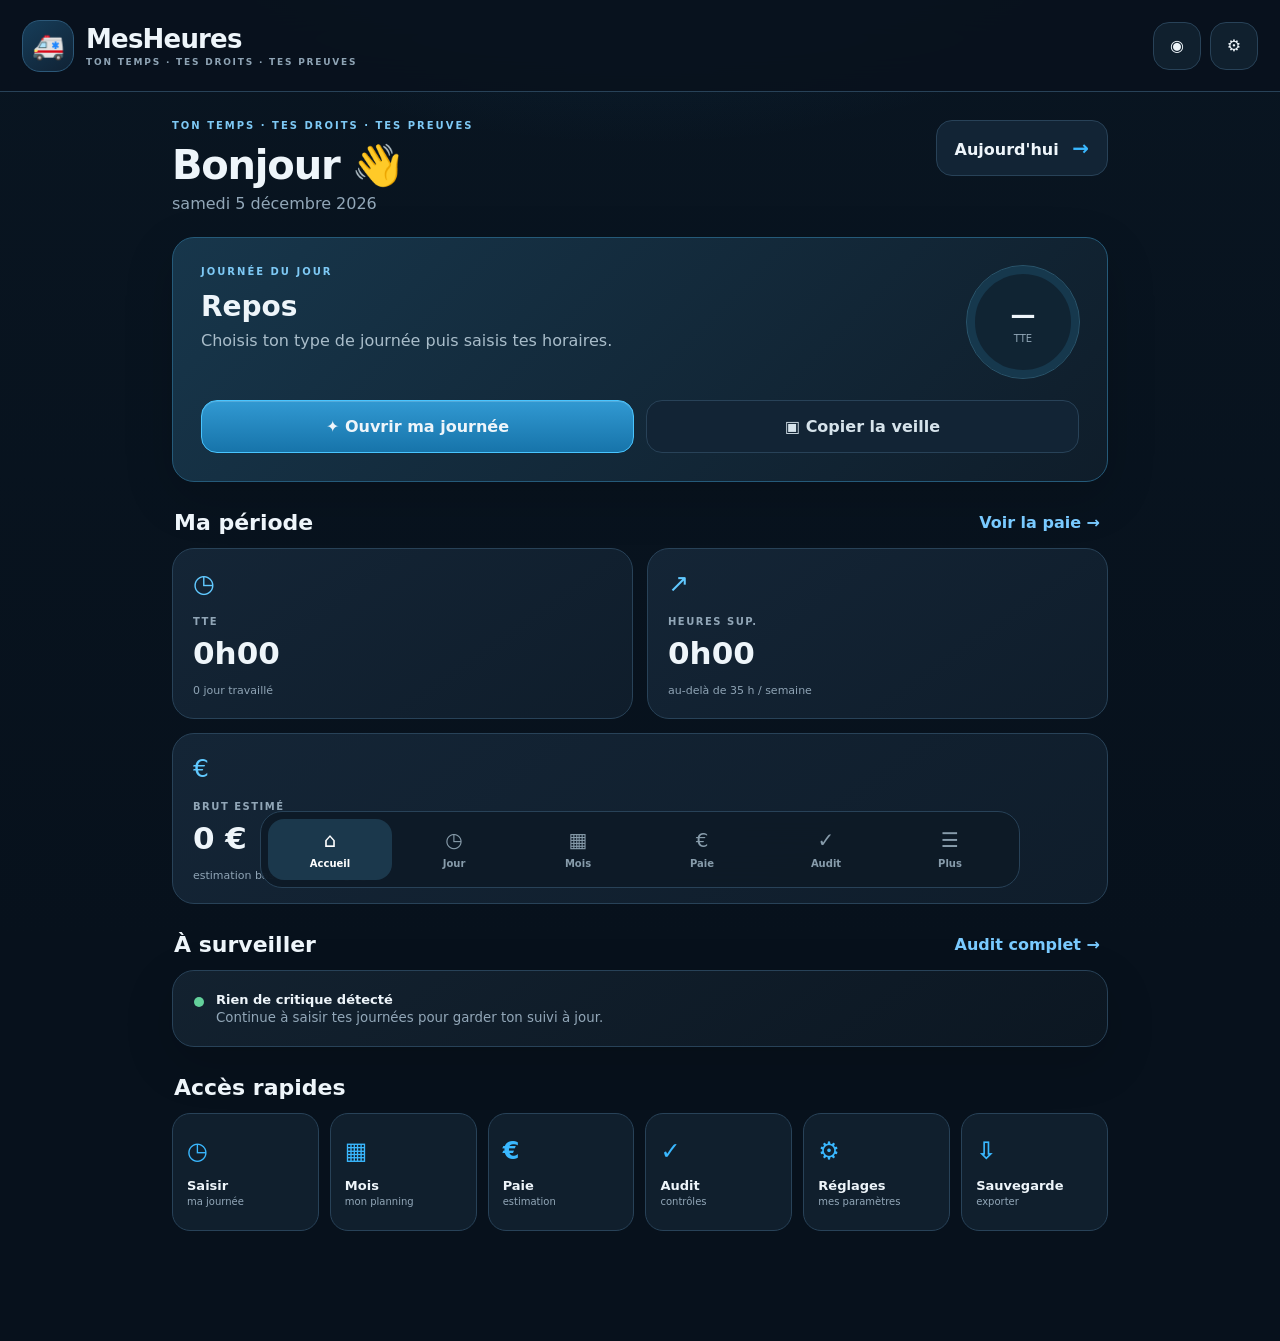
<file: index.html>
<!doctype html>
<html lang="fr">
<head>
  <meta charset="utf-8">
  <meta name="viewport" content="width=device-width,initial-scale=1,viewport-fit=cover">
  <meta name="theme-color" content="#07111c">
  <title>MesHeures</title>
  <link rel="manifest" href="manifest.json">
  <link rel="icon" href="icon.svg" type="image/svg+xml">
  <link rel="stylesheet" href="style/style.css">
</head>
<body>
  <div id="app">
    <header class="topbar">
      <button class="brand" data-nav="home" aria-label="Accueil">
        <span class="logo">🚑</span>
        <span><strong>MesHeures</strong><small>TON TEMPS · TES DROITS · TES PREUVES</small></span>
      </button>
      <div class="top-actions">
        <button class="icon-btn" id="quickToday" title="Aujourd'hui">◉</button>
        <button class="icon-btn" data-nav="settings" title="Réglages">⚙</button>
      </div>
    </header>

    <main>
      <section class="view active" id="view-home">
        <div class="welcome">
          <div><span class="eyebrow">TON TEMPS · TES DROITS · TES PREUVES</span><h1 id="hello">Bonjour 👋</h1><p id="todayLabel"></p></div>
          <button class="today-chip" id="homeToday">Aujourd'hui <span>→</span></button>
        </div>

        <article class="hero-card">
          <div>
            <span class="eyebrow">JOURNÉE DU JOUR</span>
            <h2 id="homeDayTitle">À organiser</h2>
            <p id="homeDayText">Choisis ton type de journée puis saisis tes horaires.</p>
          </div>
          <div class="time-orb"><strong id="homeDayTte">—</strong><small>TTE</small></div>
          <div class="hero-actions">
            <button class="primary" id="openToday">✦ Ouvrir ma journée</button>
            <button class="secondary" id="copyYesterday">▣ Copier la veille</button>
          </div>
        </article>

        <div class="section-head"><h2>Ma période</h2><button data-nav="pay">Voir la paie →</button></div>
        <div class="metrics">
          <article class="metric"><span>◷</span><small>TTE</small><strong id="metricTte">0h00</strong><em id="metricDays">0 jour</em></article>
          <article class="metric"><span>↗</span><small>HEURES SUP.</small><strong id="metricOvertime">0h00</strong><em>au-delà de 35 h / semaine</em></article>
          <article class="metric wide"><span>€</span><small>BRUT ESTIMÉ</small><strong id="metricGross">0 €</strong><em>estimation basée sur tes réglages</em></article>
        </div>

        <div class="section-head"><h2>À surveiller</h2><button data-nav="audit">Audit complet →</button></div>
        <div class="panel" id="homeAlerts"></div>

        <div class="section-head"><h2>Accès rapides</h2></div>
        <div class="quick-grid">
          <button data-nav="day"><b>◷</b><span>Saisir</span><small>ma journée</small></button>
          <button data-nav="month"><b>▦</b><span>Mois</span><small>mon planning</small></button>
          <button data-nav="pay"><b>€</b><span>Paie</span><small>estimation</small></button>
          <button data-nav="audit"><b>✓</b><span>Audit</span><small>contrôles</small></button>
          <button data-nav="settings"><b>⚙</b><span>Réglages</span><small>mes paramètres</small></button>
          <button id="exportQuick"><b>⇩</b><span>Sauvegarde</span><small>exporter</small></button>
        </div>
      </section>

      <section class="view" id="view-day">
        <div class="page-head">
          <div><span class="eyebrow">SAISIE SIMPLE</span><h1>Ma journée</h1></div>
          <button class="secondary small" id="dayToday">Aujourd'hui</button>
        </div>

        <div class="date-nav card">
          <button id="prevDay">‹</button>
          <div><strong id="dayDate"></strong><small id="dayMeta"></small></div>
          <button id="nextDay">›</button>
        </div>

        <div class="day-types card">
          <span class="label">TYPE DE JOURNÉE</span>
          <div class="segmented" id="dayTypes">
            <button data-type="T">Travail</button>
            <button data-type="CP">CP</button>
            <button data-type="RC">RC</button>
            <button data-type="ABS">Absence</button>
            <button data-type="R">Repos</button>
          </div>
        </div>

        <div class="card work-card" id="workCard">
          <div class="card-title"><div><span class="label">HORAIRES</span><h2>Mon service</h2></div><div class="big-tte" id="dayTte">0h00</div></div>
          <div class="time-grid">
            <label>Début<input type="time" id="dayStart"></label>
            <label>Fin<input type="time" id="dayEnd"></label>
          </div>
          <div class="pause-head"><div><span class="label">PAUSES</span><small>Déduites du temps de travail effectif</small></div><button class="secondary small" id="addPause">+ Ajouter</button></div>
          <div id="pauseList"></div>
          <div class="summary-row"><span>Amplitude</span><strong id="dayAmplitude">0h00</strong></div>
          <div class="summary-row"><span>Pauses</span><strong id="dayPauses">0h00</strong></div>
          <div class="summary-row accent"><span>Temps de travail effectif</span><strong id="dayEffective">0h00</strong></div>
        </div>

        <div class="card">
          <span class="label">NOTE / PREUVE</span>
          <textarea id="dayNote" rows="3" placeholder="Remarque, incident, précision…"></textarea>
          <label class="check"><input type="checkbox" id="dayHoliday"> Jour férié</label>
        </div>
        <button class="primary full" id="saveDay">✓ Enregistrer la journée</button>
      </section>

      <section class="view" id="view-month">
        <div class="page-head"><div><span class="eyebrow">VISION D'ENSEMBLE</span><h1>Mon mois</h1></div></div>
        <div class="month-nav card"><button id="prevMonth">‹</button><strong id="monthTitle"></strong><button id="nextMonth">›</button></div>
        <div class="calendar-card card">
          <div class="weekdays"><span>L</span><span>M</span><span>M</span><span>J</span><span>V</span><span>S</span><span>D</span></div>
          <div id="calendar" class="calendar"></div>
        </div>
        <div class="month-summary metrics compact">
          <article class="metric"><small>TTE</small><strong id="monthTte">0h00</strong></article>
          <article class="metric"><small>JOURS</small><strong id="monthWorkDays">0</strong></article>
          <article class="metric"><small>BRUT</small><strong id="monthGross">0 €</strong></article>
        </div>
      </section>

      <section class="view" id="view-pay">
        <div class="page-head"><div><span class="eyebrow">ESTIMATION</span><h1>Ma paie</h1><p id="payPeriodLabel"></p></div></div>
        <div class="card pay-total"><span class="label">BRUT ESTIMÉ SUR LA PÉRIODE</span><strong id="payGross">0 €</strong><small id="payNetHint">Net estimé : 0 €</small></div>
        <div class="card breakdown" id="payBreakdown"></div>
        <div class="card">
          <span class="label">PARAMÈTRES UTILISÉS</span>
          <div class="summary-row"><span>Taux horaire</span><strong id="payRate"></strong></div>
          <div class="summary-row"><span>Base hebdomadaire</span><strong id="payBase"></strong></div>
          <div class="summary-row"><span>Coefficient net</span><strong id="payNet"></strong></div>
          <button class="secondary full" data-nav="settings">Modifier mes réglages</button>
        </div>
      </section>

      <section class="view" id="view-audit">
        <div class="page-head"><div><span class="eyebrow">CONTRÔLE</span><h1>Audit</h1><p>Des contrôles simples sur tes journées saisies.</p></div></div>
        <div class="audit-score card"><span>Indice de vigilance</span><strong id="auditScore">—</strong><small id="auditScoreText"></small></div>
        <div class="panel" id="auditList"></div>
      </section>

      <section class="view" id="view-settings">
        <div class="page-head"><div><span class="eyebrow">MES DONNÉES</span><h1>Réglages & sauvegarde</h1></div></div>
        <div class="card settings-form">
          <span class="label">MON PROFIL</span>
          <label>Prénom / nom<input id="setName" type="text" placeholder="Ex. Mickaël"></label>
          <label>Date d'embauche<input id="setEmb" type="date"></label>
          <div class="two">
            <label>Taux horaire brut (€)<input id="setRate" type="number" min="0" step="0.01"></label>
            <label>Base hebdomadaire (h)<input id="setBase" type="number" min="1" step="0.5"></label>
          </div>
          <div class="two">
            <label>Coefficient net<input id="setNet" type="number" min="0" max="1" step="0.001"></label>
            <label>Amplitude max (h)<input id="setMaxAmp" type="number" min="1" max="24" step="0.25"></label>
          </div>
          <button class="primary full" id="saveSettings">✓ Enregistrer les réglages</button>
        </div>

        <div class="card">
          <span class="label">SAUVEGARDE</span>
          <p class="muted">L'import conserve la structure complète de ta sauvegarde JSON et ne la transforme pas.</p>
          <div class="backup-actions">
            <button class="primary" id="exportBackup">⇩ Exporter ma sauvegarde</button>
            <label class="secondary upload">⇧ Importer une sauvegarde<input id="importBackup" type="file" accept="application/json,.json" hidden></label>
          </div>
          <p class="tiny" id="backupInfo"></p>
        </div>
        <div class="danger card">
          <span class="label">ZONE DANGEREUSE</span>
          <button id="resetApp">Réinitialiser l'application</button>
        </div>
      </section>
    </main>

    <nav class="bottom-nav">
      <button class="active" data-nav="home"><span>⌂</span><small>Accueil</small></button>
      <button data-nav="day"><span>◷</span><small>Jour</small></button>
      <button data-nav="month"><span>▦</span><small>Mois</small></button>
      <button data-nav="pay"><span>€</span><small>Paie</small></button>
      <button data-nav="audit"><span>✓</span><small>Audit</small></button>
      <button data-nav="settings"><span>☰</span><small>Plus</small></button>
    </nav>
  </div>

  <div id="toast" class="toast"></div>
  <script src="scripts/app.js"></script>
</body>
</html>
</file>
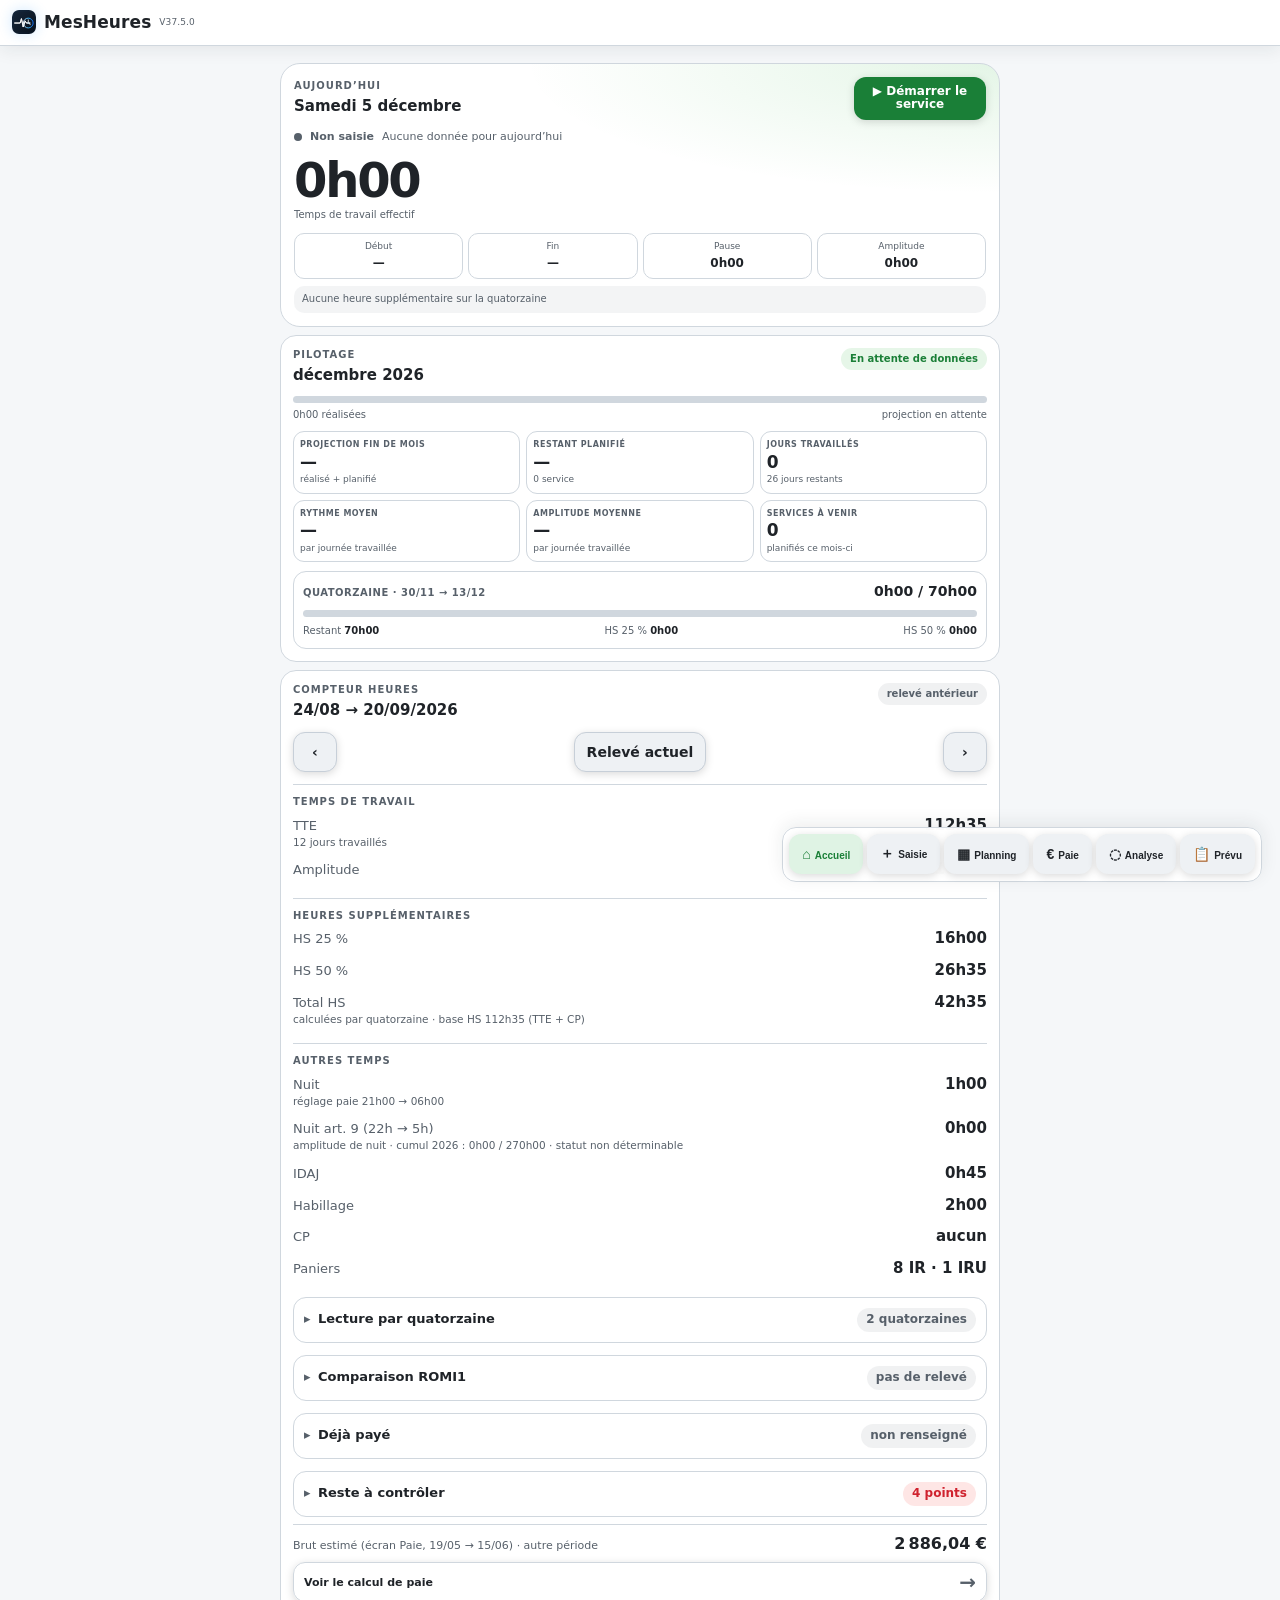
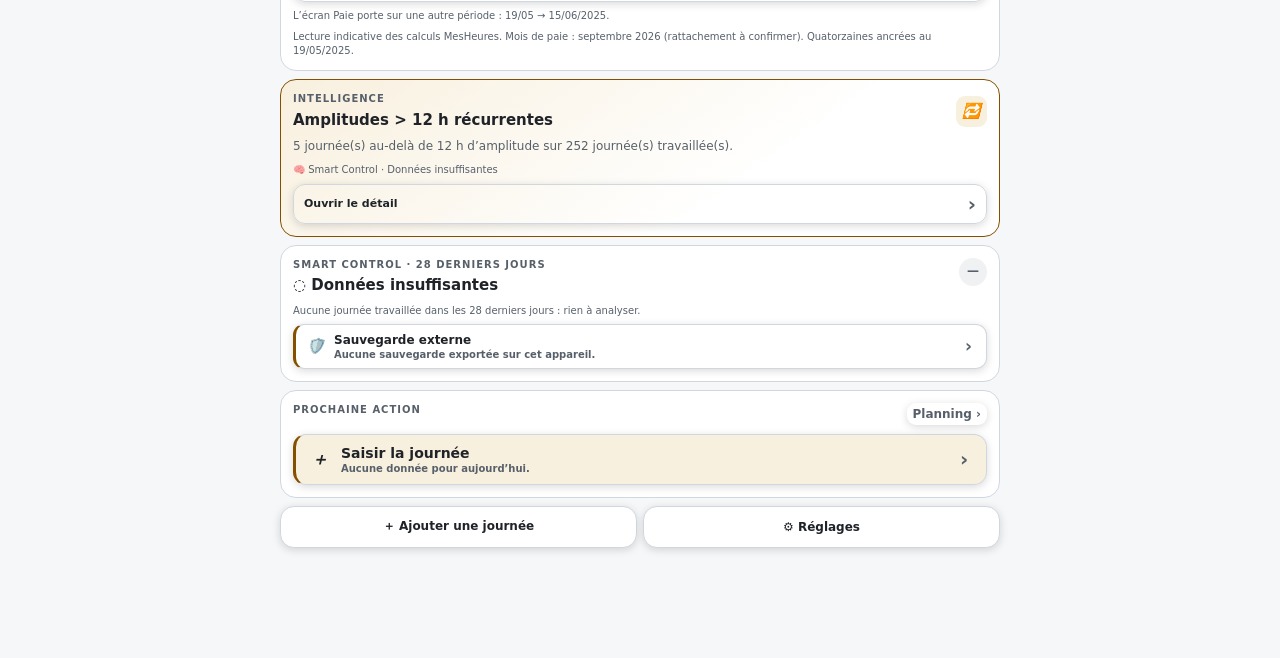
<file: app/src/main/assets/web/index.html>
<!DOCTYPE html>
<html lang="fr">
<head>
<meta charset="utf-8">
<meta name="viewport" content="width=device-width,initial-scale=1,viewport-fit=cover">
<meta name="theme-color" content="#0d1117">
<title>MesHeures V37.5.0</title>
<meta name="application-version" content="37.5.0">
<link rel="manifest" href="./manifest.json">
<link rel="stylesheet" href="./style/v30.css?v=37.5.0-B">
<link rel="stylesheet" href="./style/v31-home.css?v=37.5.0-B">
<link rel="stylesheet" href="./style/v32-fixes.css?v=37.5.0-B">
<link rel="icon" href="./icon.svg">







<!-- xlsx / pdf.js / tesseract ne sont plus chargés ici : ils pesaient plusieurs Mo
     téléchargés et parsés à CHAQUE démarrage, même sans import ni OCR.
     Ils sont maintenant chargés à la demande via mhLoadLib() (app-core.js),
     seulement quand une fonction d'import/OCR en a réellement besoin. -->
<style id="mh-base">
/* Styles de secours critiques : l'app reste correcte même si le CSS externe est encore en cache. */
#mhSplash{position:fixed;inset:0;background:#0b1016;z-index:9999;display:flex;flex-direction:column;align-items:center;justify-content:center;gap:8px;transition:opacity .28s ease,visibility .28s ease}
#mhSplash img{width:82px!important;height:82px!important;max-width:82px!important;object-fit:contain;border-radius:22px;box-shadow:0 0 30px #1687ff44}
#mhSplash b{font-size:25px;letter-spacing:-.5px}
#mhSplash span{font-size:10px;color:#7f8b98;letter-spacing:.8px}
#mhSplash.off{opacity:0;visibility:hidden;pointer-events:none}
.mh-header-logo{width:24px!important;height:24px!important;max-width:24px!important;max-height:24px!important;object-fit:contain;vertical-align:-6px;border-radius:7px;box-shadow:0 0 14px #1f8fff33}
:root{--bg:#0d1117;--card:#161b22;--line:#30363d;--txt:#e6edf3;--dim:#8b949e;--ok:#3fb950;--warn:#d29922;--bad:#f85149;--acc:#238636;--blue:#58a6ff;--pur:#bc8cff;--ora:#f0883e}
*{box-sizing:border-box;-webkit-tap-highlight-color:transparent}
body{margin:0;background:var(--bg);color:var(--txt);font:15px/1.45 system-ui,-apple-system,sans-serif;padding-bottom:80px}
header{position:sticky;top:0;z-index:20;background:#0d1117ee;backdrop-filter:blur(8px);border-bottom:1px solid var(--line);padding:10px 12px}
h1{font-size:17px;margin:0;display:flex;align-items:center;gap:8px}
.badge{background:var(--bad);color:#fff;font-size:10px;border-radius:9px;padding:1px 6px;font-weight:700}
.tabs{display:flex;gap:4px;margin-top:9px;overflow-x:auto}
.tabs button{flex:1;min-width:60px;background:#21262d;border:1px solid var(--line);color:var(--dim);border-radius:8px;padding:7px 2px;font-size:11px;font-weight:600;position:relative}
.tabs button.on{background:var(--acc);color:#fff;border-color:var(--acc)}
.tabs button .tb{position:absolute;top:-4px;right:-2px;background:var(--bad);color:#fff;font-size:9px;border-radius:7px;padding:0 4px;font-weight:700}
main{padding:12px;max-width:860px;margin:0 auto}
main>section{display:none}main>section.on{display:block}
.card{background:var(--card);border:1px solid var(--line);border-radius:12px;padding:13px;margin-bottom:11px}
h2{font-size:15px;margin:0 0 10px;color:var(--ok);display:flex;align-items:center;gap:7px}
h2 .sub{font-size:11px;color:var(--dim);font-weight:400}
label{display:block;font-size:11px;color:var(--dim);margin-bottom:3px;text-transform:uppercase;letter-spacing:.3px}
input,select,textarea{background:#0d1117;border:1px solid var(--line);color:var(--txt);border-radius:8px;padding:9px;font-size:15px;width:100%;font-family:inherit}
input[type=checkbox]{width:20px;height:20px;vertical-align:-4px}
textarea{font-size:12px;font-family:ui-monospace,monospace}
.grid{display:grid;gap:9px;grid-template-columns:repeat(auto-fit,minmax(130px,1fr))}
.g2{display:grid;gap:9px;grid-template-columns:1fr 1fr}
.g3{display:grid;gap:9px;grid-template-columns:1fr 1fr 1fr}
button{background:var(--acc);color:#fff;border:0;border-radius:9px;padding:10px 13px;font-size:14px;font-weight:600;cursor:pointer}
button.g{background:#21262d;border:1px solid var(--line);color:var(--txt)}
button.r{background:#3d1a1c;border:1px solid #6e2427;color:#ff9b96}
button.b{background:#0d2137;border:1px solid #1a3a5c;color:var(--blue)}
.row{display:flex;gap:7px;align-items:center;flex-wrap:wrap}
.nav{display:flex;gap:8px;align-items:center;margin-bottom:11px}
.nav button{padding:10px 15px;font-size:17px}
.nav .lbl{flex:1;text-align:center;font-weight:700;font-size:15px}
.chips{display:flex;gap:5px;flex-wrap:wrap;margin-bottom:11px}
.chips button{flex:1;min-width:56px;padding:8px 3px;font-size:12px;background:#21262d;border:1px solid var(--line);color:var(--dim)}
.chips button.on{background:var(--acc);color:#fff;border-color:var(--acc)}
table{width:100%;border-collapse:collapse;font-size:13px}
th,td{padding:6px 3px;text-align:left;border-bottom:1px solid var(--line);vertical-align:top}
th{color:var(--dim);font-size:10px;text-transform:uppercase;font-weight:600}
td.n,th.n{text-align:right;font-variant-numeric:tabular-nums}
td.ok{color:var(--ok);font-weight:700}td.bad{color:var(--bad);font-weight:700}
tr.q{background:#0f2d1a}tr.q td{color:var(--ok);font-weight:700}
tr.t{background:#1c2128}tr.t td{font-weight:700}
.kpis{display:grid;gap:8px;grid-template-columns:repeat(auto-fit,minmax(88px,1fr))}
.kpi{background:#0d1117;border:1px solid var(--line);border-radius:9px;padding:9px 4px;text-align:center;cursor:default}
.kpi b{display:block;font-size:16px;color:var(--ok);font-variant-numeric:tabular-nums}
.kpi span{font-size:10px;color:var(--dim)}
.kpi.warn b{color:var(--warn)}.kpi.bad b{color:var(--bad)}
.al{padding:8px 10px;border-radius:7px;margin-bottom:6px;font-size:13px;line-height:1.4}
.al.w{background:#2d2411;border-left:3px solid var(--warn)}
.al.b{background:#2d1516;border-left:3px solid var(--bad)}
.al.i{background:#11202d;border-left:3px solid var(--blue)}
.al.k{background:#0f2d1a;border-left:3px solid var(--ok)}
.al.p{background:#1e1230;border-left:3px solid var(--pur)}
.cal{display:grid;grid-template-columns:repeat(7,1fr) 44px;gap:3px}
.cal .h{font-size:10px;color:var(--dim);text-align:center;padding:3px 0}
.cel{background:#0d1117;border:1px solid var(--line);border-radius:7px;padding:4px 1px;min-height:52px;text-align:center;cursor:pointer;transition:opacity .15s}
.cel:active{opacity:.7}
.cel .d{font-size:11px;color:var(--dim)}
.cel .v{font-size:12px;font-weight:700;font-variant-numeric:tabular-nums}
.cel .ic{font-size:9px;line-height:1.2}
.cel.T{background:#0f2d1a;border-color:#1d5c33}.cel.T .v{color:var(--ok)}
.cel.RC{background:#1a1f4d;border-color:#33409e}.cel.RC .v{color:#8b9bff}
.cel.CP{background:#3d3312;border-color:#7a6620}.cel.CP .v{color:var(--warn)}
.cel.MAL{background:#3d1a1c;border-color:#6e2427}.cel.MAL .v{color:#ff9b96}
.cel.NUIT{background:#1a0d3d;border-color:#3d1a7a}.cel.NUIT .v{color:var(--pur)}
.cel.off{opacity:.3}.cel.now{outline:2px solid var(--ok)}
.cel.err{outline:2px solid var(--bad)}
.rec{background:#1c2128;border:1px solid var(--line);border-radius:7px;font-size:10px;padding:4px 1px;text-align:center;color:var(--dim);line-height:1.25}
.rec b{display:block;color:var(--ok);font-size:11px}
.pz{background:#0d1117;border:1px solid var(--line);border-radius:9px;padding:9px;margin-bottom:7px}
.bar{height:7px;background:#21262d;border-radius:4px;overflow:hidden;margin:7px 0}
.bar i{display:block;height:100%;background:var(--ok);transition:width .3s}
.bar.warn i{background:var(--warn)}.bar.bad i{background:var(--bad)}
.mut{color:var(--dim);font-size:12px}
.tag{display:inline-block;font-size:10px;font-weight:700;padding:2px 6px;border-radius:4px;margin:1px}
.tag.ok{background:#0f2d1a;color:var(--ok)}.tag.w{background:#2d2411;color:var(--warn)}.tag.b{background:#2d1516;color:var(--bad)}.tag.i{background:#11202d;color:var(--blue)}
.fab{position:fixed;bottom:0;left:0;right:0;background:#0d1117ee;backdrop-filter:blur(8px);border-top:1px solid var(--line);padding:9px 12px;display:flex;gap:8px;z-index:30}
.fab button{flex:1;font-size:13px}
.chart{display:flex;align-items:flex-end;gap:3px;height:92px;margin:9px 0}
.chart .bar-w{flex:1;height:100%;display:flex;flex-direction:column;justify-content:flex-end;align-items:center;gap:2px}
.chart .bar-w .bv{background:var(--acc);border-radius:3px 3px 0 0;width:100%;min-height:2px;transition:height .3s}
.chart .bar-w .bv.hs{background:var(--warn)}
.chart .bar-w .bl{font-size:8px;color:var(--dim)}
.modal-bg{display:none;position:fixed;inset:0;background:#0009;z-index:50;justify-content:center;align-items:flex-end}
.modal-bg.on{display:flex}
.modal{background:var(--card);border:1px solid var(--line);border-radius:16px 16px 0 0;padding:18px;width:100%;max-width:600px;max-height:80vh;overflow-y:auto}
.modal h3{margin:0 0 12px;font-size:16px}
.diff-ok{color:var(--ok)}.diff-bad{color:var(--bad)}.diff-warn{color:var(--warn)}
@media(min-width:600px){.modal{border-radius:16px;margin:auto}}
@media print{.tabs,.fab,header,button,textarea,.modal-bg{display:none!important}section{display:block!important}body{background:#fff;color:#000;padding:0}.card{border:1px solid #ccc;background:#fff;page-break-inside:avoid}h2,.kpi b{color:#000}}

/* premium fallback */
/* Fallback premium UI: keeps the dashboard readable even when an old PWA cache serves the stylesheet. */
.mh-dashboard{max-width:720px!important;margin:0 auto;padding-top:4px}.dash-head{display:flex;align-items:center;justify-content:space-between;padding:8px 2px 3px}.dash-brand{display:flex;align-items:center;gap:10px}.dash-logo{width:42px;height:42px;border-radius:13px;display:grid;place-items:center;background:linear-gradient(145deg,#242a35,#141922);border:1px solid #343c48;font-size:21px}.dash-kicker{font-size:12px;letter-spacing:1.3px;font-weight:900}.dash-kicker span{display:inline-block;margin-left:5px;padding:2px 7px;border:1px solid #c6a84b;border-radius:999px;color:#e4c762;font-size:8px;vertical-align:2px}.dash-greeting{font-size:21px;font-weight:800;line-height:1.1;margin-top:3px}.dash-settings{width:43px;height:43px;border-radius:13px!important;padding:0!important}.dash-sub{color:var(--dim);font-size:11px;padding:4px 4px 12px}.hero-pro{position:relative;overflow:hidden;background:linear-gradient(145deg,#171d26,#0b0f14);border:1px solid #2b3541;border-radius:23px;padding:17px;margin-bottom:16px}.hero-pro-top{display:flex;align-items:center;justify-content:space-between}.hero-pro-title{font-size:15px;font-weight:800}.hero-play{width:42px;height:42px;border-radius:13px!important;background:#222a34!important;border:1px solid #35404d!important;padding:0!important;font-size:22px!important}.hero-time{font-size:52px;line-height:1;font-weight:900;letter-spacing:-2.5px;margin:17px 0 4px}.hero-caption{color:var(--dim);font-size:11px}.hero-chart{height:55px;display:flex;align-items:flex-end;gap:8px;margin-top:16px}.mini-day{height:100%;flex:1;display:flex;flex-direction:column;justify-content:flex-end;align-items:center;gap:4px}.mini-day i{display:block;width:100%;max-width:24px;border-radius:6px 6px 2px 2px;background:linear-gradient(180deg,#b98cff,#7454bf)}.mini-day i.today{background:linear-gradient(180deg,#64dd8f,#209c54)}.mini-day span{font-size:8px;color:#6f7a86}.section-head{display:flex;align-items:center;justify-content:space-between;margin:5px 2px 9px}.section-head h2{margin:0!important;color:#eef3f7!important;font-size:16px!important}.text-action{background:transparent!important;border:0!important;color:#8e9aaa!important;padding:2px!important;font-size:11px!important}.period-pill{font-size:9px;padding:5px 8px;border-radius:999px;background:#151c24;border:1px solid #29333e;color:#8793a0}.stat-pair{display:grid;grid-template-columns:1fr 1fr;gap:10px;margin-bottom:16px}.stat-card{border:1px solid #2a333e;border-radius:18px;padding:14px;background:linear-gradient(145deg,#171d25,#10151c);min-height:110px;display:flex;flex-direction:column;justify-content:space-between}.stat-card span{font-size:10px;color:#9aa4b0}.stat-card b{font-size:25px}.stat-card.purple b{color:#b98cff}.stat-card.gold b{color:#e3b84c}.activity-card,.dash-panel{background:linear-gradient(145deg,#151b22,#0f141a);border:1px solid #29333e;border-radius:19px;padding:12px;margin-bottom:10px}.activity-grid{display:grid;grid-template-columns:repeat(7,1fr);gap:5px}.activity-day{min-height:74px!important;padding:9px 3px!important;border-radius:12px!important;background:#171e27!important;border:1px solid #28323e!important;display:flex;flex-direction:column;align-items:center;justify-content:space-between}.activity-day b{font-size:9px;color:#7d8996}.activity-day strong{font-size:13px}.activity-day.work strong{color:#65dc8e}.activity-day.night strong{color:#b98cff}.activity-day.leave strong{color:#e1b74d}.dash-grid-2{display:grid;grid-template-columns:1fr 1fr;gap:10px}.panel-title{display:flex;justify-content:space-between;font-weight:800;font-size:12px;margin-bottom:11px}.big-inline{display:flex;flex-direction:column}.big-inline b,.pay-big{font-size:24px;font-weight:900}.dash-muted{font-size:9px;color:#778390}.dash-progress{height:7px;background:#202832;border-radius:999px;overflow:hidden;margin:12px 0 7px}.dash-progress i{display:block;height:100%;background:linear-gradient(90deg,#36b865,#71dd9a)}.pay-lines{display:grid;gap:5px;margin-top:10px}.pay-lines div{display:flex;justify-content:space-between;border-top:1px solid #28313b;padding-top:5px;font-size:9px}.dash-alert{width:100%;display:flex;align-items:center;gap:9px;text-align:left;background:#121820!important;border:1px solid #252f3a!important;color:var(--txt)!important;padding:9px!important;border-radius:11px!important;margin-bottom:6px}.dash-alert div{display:flex;flex-direction:column;min-width:0;flex:1}.dash-alert small{font-size:10px;overflow:hidden;text-overflow:ellipsis}.dash-ok{padding:11px;border-radius:11px;background:#102318;color:#6ddd96;font-size:10px}.audit-empty{padding:12px;border-radius:10px;background:#0d1117;border:1px dashed var(--line);color:var(--dim);font-size:12px}@media(max-width:600px){.mh-dashboard{padding-left:0;padding-right:0}.hero-time{font-size:47px}.dash-grid-2{grid-template-columns:1fr}.stat-card{min-height:105px}}

/* Mobile navigation / legal / projection */
.mh-v30-nav{display:none}
.mh-v30-menu,.mh-v30-overlay{display:none;position:fixed;inset:0;background:#000b;z-index:100;align-items:flex-end}
.mh-v30-menu.on{display:flex}.mh-v30-sheet,.mh-v30-dialog{width:100%;max-width:680px;margin:auto auto 0;background:var(--card);border:1px solid var(--line);border-radius:18px 18px 0 0;padding:16px;max-height:86vh;overflow:auto}
.mh-v30-sheet-head{display:flex;justify-content:space-between;align-items:center;margin-bottom:12px;font-size:17px}.mh-v30-tools{display:grid;grid-template-columns:1fr 1fr;gap:8px}.mh-v30-tools button{background:#21262d;border:1px solid var(--line);text-align:left}.mh-v30-theme{border-top:1px solid var(--line);margin-top:14px;padding-top:12px}.mh-v30-theme>div{display:flex;gap:7px;margin-top:8px}.mh-v30-theme button{flex:1;background:#21262d}
.mh-v30-projection{margin-top:10px}.mh-v30-proj-grid{display:grid;grid-template-columns:repeat(3,1fr);gap:7px}.mh-v30-proj-grid>div{background:#0d1117;border:1px solid var(--line);border-radius:10px;padding:9px;text-align:center}.mh-v30-proj-grid span{display:block;font-size:10px;color:var(--dim)}.mh-v30-proj-grid b{display:block;font-size:18px;margin-top:3px}.mh-v30-proj-grid b.ok{color:var(--ok)}.mh-v30-proj-grid b.warn{color:var(--warn)}.mh-v30-proj-grid b.bad{color:var(--bad)}.mh-v30-proj-note,.mh-v30-reg small{display:block;color:var(--dim);font-size:10px;margin-top:8px}.mh-v30-reg{margin-top:9px;padding-top:9px;border-top:1px solid var(--line)}.mh-v30-back{display:flex;justify-content:space-between;align-items:center;padding:9px 0;border-bottom:1px solid var(--line);font-size:12px}.mh-v30-legal-list small{display:block;color:var(--dim);margin-top:3px}.mh-v30-overlay{display:flex}.mh-v30-dialog{margin:auto;border-radius:18px;max-height:85vh}.mh-v30-dialog hr{border:0;border-top:1px solid var(--line);margin:12px 0}
:root[data-theme="light"]{--bg:#f5f7f9;--card:#fff;--line:#d0d7de;--txt:#1f2328;--dim:#57606a;--ok:#1a7f37;--warn:#9a6700;--bad:#cf222e;--blue:#0969da;--pur:#8250df;--ora:#bc4c00} :root[data-theme="light"] body{background:var(--bg)}
@media(max-width:700px){body{padding-bottom:76px}.tabs{display:none}.mh-v30-nav{display:flex;position:fixed;left:0;right:0;bottom:0;z-index:80;background:#0d1117f2;border-top:1px solid var(--line);backdrop-filter:blur(12px);padding:7px 6px calc(7px + env(safe-area-inset-bottom));gap:5px}.mh-v30-nav button{flex:1;background:transparent;color:var(--dim);border:0;padding:6px 2px;font-size:18px;line-height:1}.mh-v30-nav button span{display:block;font-size:9px;margin-top:3px;font-weight:700}.mh-v30-nav button:active,.mh-v30-nav button:hover{color:#fff}.mh-v30-proj-grid{grid-template-columns:1fr 1fr 1fr}.mh-v30-tools{grid-template-columns:1fr 1fr}}
@media(min-width:701px){.mh-v30-nav{display:flex;position:fixed;right:18px;bottom:18px;z-index:80;background:var(--card);border:1px solid var(--line);border-radius:14px;padding:6px;gap:4px}.mh-v30-nav button{background:#21262d}.mh-v30-nav button span{font-size:10px;margin-left:4px}}

.mh-v30-intel{margin:10px 0}.mh-v30-intel .mh-v30-kpis{display:grid;grid-template-columns:repeat(3,1fr);gap:8px}.mh-v30-intel .mh-v30-kpis>div{background:#0d1117;border:1px solid var(--line);border-radius:10px;padding:9px;text-align:center}.mh-v30-intel .mh-v30-kpis b{display:block;font-size:18px}.mh-v30-intel .mh-v30-kpis span{display:block;color:var(--dim);font-size:9px;margin-top:3px}.mh-v30-intel .mh-v30-kpis b.ok{color:var(--ok)}.mh-v30-intel .mh-v30-kpis b.warn{color:var(--warn)}.mh-v30-intel .mh-v30-kpis b.bad{color:var(--bad)}.mh-v30-intel-bar{height:7px;background:#202832;border-radius:999px;overflow:hidden;margin:10px 0 7px}.mh-v30-intel-bar i{display:block;height:100%;background:linear-gradient(90deg,#36b865,#e3b84c,#f85149)}.mh-v30-intel-note{font-size:10px;color:var(--dim);margin-bottom:9px}.mh-v30-intel details{border-top:1px solid var(--line);padding-top:9px}.mh-v30-intel details summary{font-size:12px;font-weight:700;cursor:pointer}.mh-v30-intel .al small{display:block;color:var(--dim);margin-top:4px}.mh-v30-intel .audit-empty{margin-top:8px}
@media(max-width:600px){.mh-v30-intel .mh-v30-kpis{grid-template-columns:1fr 1fr}.mh-v30-intel .mh-v30-kpis>div:last-child{grid-column:1/-1}}

/* V31.1.0 — THEME LIGHT FINAL OVERRIDE
   Cette couche corrige les anciennes couches historiques qui imposaient des couleurs sombres en dur.
   Elle ne modifie ni le moteur métier ni les données. */
:root[data-theme="light"]{
  --bg:#f5f7f9;--card:#ffffff;--card2:#f0f3f6;--line:#d0d7de;--txt:#1f2328;--dim:#57606a;
  --acc:#1a7f37;--acc2:#116329;--blue:#0969da;--warn:#9a6700;--bad:#cf222e;--pur:#8250df;--ora:#bc4c00;
  --shadow:0 8px 24px rgba(31,35,40,.10);
  color-scheme:light;
}
:root[data-theme="light"] html,
html[data-theme="light"]{background:#f5f7f9!important;color-scheme:light}
:root[data-theme="light"] body{
  background:#f5f7f9!important;color:#1f2328!important;
}
:root[data-theme="light"] header{
  background:rgba(255,255,255,.94)!important;border-bottom-color:#d0d7de!important;box-shadow:0 4px 18px rgba(31,35,40,.08)!important;
}
:root[data-theme="light"] .card,
:root[data-theme="light"] .home-card,
:root[data-theme="light"] .dash-panel,
:root[data-theme="light"] .activity-card,
:root[data-theme="light"] .mh-plugin-card,
:root[data-theme="light"] .mh-v30-card,
:root[data-theme="light"] .mh-v30-dossier,
:root[data-theme="light"] .mh-v30-proof,
:root[data-theme="light"] .mh-v30-reconciliation,
:root[data-theme="light"] .pay-sim-card,
:root[data-theme="light"] .hero,
:root[data-theme="light"] .hero-pro,
:root[data-theme="light"] .pro-summary,
:root[data-theme="light"] .security-box,
:root[data-theme="light"] .mh-v30-sheet,
:root[data-theme="light"] .mh-v30-dialog,
:root[data-theme="light"] .mh-dashboard .card{
  background:#ffffff!important;color:#1f2328!important;border-color:#d0d7de!important;box-shadow:var(--shadow)!important;
}
:root[data-theme="light"] .hero-pro,
:root[data-theme="light"] .hero,
:root[data-theme="light"] .pro-summary{
  background:linear-gradient(145deg,#ffffff,#f4f7fa)!important;
}
:root[data-theme="light"] .stat-card,
:root[data-theme="light"] .activity-day,
:root[data-theme="light"] .mh-v30-proj-grid>div,
:root[data-theme="light"] .mh-v30-intel .mh-v30-kpis>div,
:root[data-theme="light"] .kpi,
:root[data-theme="light"] .home-kpi,
:root[data-theme="light"] .pz,
:root[data-theme="light"] .cel,
:root[data-theme="light"] .rec,
:root[data-theme="light"] .audit-strip span,
:root[data-theme="light"] .pro-grid>div,
:root[data-theme="light"] .mh-v30-row,
:root[data-theme="light"] .period-pill{
  background:#f6f8fa!important;color:#1f2328!important;border-color:#d0d7de!important;
}
:root[data-theme="light"] .stat-card,
:root[data-theme="light"] .activity-card,
:root[data-theme="light"] .dash-panel{background:linear-gradient(145deg,#ffffff,#f6f8fa)!important}
:root[data-theme="light"] .mh-v30-nav,
:root[data-theme="light"] .fab,
:root[data-theme="light"] .nav{
  background:rgba(255,255,255,.96)!important;color:#1f2328!important;border-color:#d0d7de!important;box-shadow:0 -4px 18px rgba(31,35,40,.08)!important;
}
:root[data-theme="light"] .mh-v30-nav button,
:root[data-theme="light"] .mh-v30-tools button,
:root[data-theme="light"] .mh-v30-theme button,
:root[data-theme="light"] .tabs button,
:root[data-theme="light"] button.g{
  background:#eef1f4!important;color:#1f2328!important;border-color:#c7cfd8!important;
}
:root[data-theme="light"] .mh-v30-nav button:hover,
:root[data-theme="light"] .mh-v30-nav button:active{color:#0969da!important}
:root[data-theme="light"] button.b{background:#eaf2ff!important;color:#0969da!important;border-color:#9ec5fe!important}
:root[data-theme="light"] button.r{background:#fff0f0!important;color:#cf222e!important;border-color:#f2b8b8!important}
:root[data-theme="light"] input,
:root[data-theme="light"] select,
:root[data-theme="light"] textarea{
  background:#ffffff!important;color:#1f2328!important;border-color:#c7cfd8!important;
}
:root[data-theme="light"] input::placeholder,
:root[data-theme="light"] textarea::placeholder{color:#8c959f!important}
:root[data-theme="light"] .mh-page-title,
:root[data-theme="light"] .home-title,
:root[data-theme="light"] .dash-greeting,
:root[data-theme="light"] .section-head h2,
:root[data-theme="light"] .panel-title,
:root[data-theme="light"] .dash-kicker,
:root[data-theme="light"] h1,
:root[data-theme="light"] h3,
:root[data-theme="light"] td,
:root[data-theme="light"] th{color:#1f2328!important}
:root[data-theme="light"] .section-head h2{color:#1f2328!important}
:root[data-theme="light"] .mh-page-sub,
:root[data-theme="light"] .dash-sub,
:root[data-theme="light"] .home-date,
:root[data-theme="light"] .home-muted,
:root[data-theme="light"] .dash-muted,
:root[data-theme="light"] .hero-caption,
:root[data-theme="light"] .stat-card span,
:root[data-theme="light"] .stat-card small,
:root[data-theme="light"] .activity-day b,
:root[data-theme="light"] .period-pill,
:root[data-theme="light"] .text-action,
:root[data-theme="light"] .mut,
:root[data-theme="light"] label,
:root[data-theme="light"] .mh-v30-intel-note,
:root[data-theme="light"] .mh-v30-proj-note,
:root[data-theme="light"] .mh-v30-reg small{color:#57606a!important}
:root[data-theme="light"] .dash-logo{background:linear-gradient(145deg,#eef2f6,#ffffff)!important;border-color:#cbd3dc!important}
:root[data-theme="light"] .dash-settings{background:#eef1f4!important;color:#1f2328!important}
:root[data-theme="light"] .activity-day.work strong{color:#1a7f37!important}
:root[data-theme="light"] .activity-day.night strong{color:#8250df!important}
:root[data-theme="light"] .activity-day.leave strong{color:#9a6700!important}
:root[data-theme="light"] .home-kpi.ok b,
:root[data-theme="light"] .kpi b,
:root[data-theme="light"] .mh-v30-intel .mh-v30-kpis b.ok{color:#1a7f37!important}
:root[data-theme="light"] .home-kpi.warn b,
:root[data-theme="light"] .kpi.warn b,
:root[data-theme="light"] .mh-v30-intel .mh-v30-kpis b.warn{color:#9a6700!important}
:root[data-theme="light"] .home-kpi.bad b,
:root[data-theme="light"] .kpi.bad b,
:root[data-theme="light"] .mh-v30-intel .mh-v30-kpis b.bad{color:#cf222e!important}
:root[data-theme="light"] .cel.T{background:#e8f5ec!important;border-color:#9fd3ae!important}
:root[data-theme="light"] .cel.RC{background:#eef0ff!important;border-color:#b8c0f5!important}
:root[data-theme="light"] .cel.CP{background:#fff7dc!important;border-color:#e3c76b!important}
:root[data-theme="light"] .cel.MAL{background:#fff0f0!important;border-color:#e8aaaa!important}
:root[data-theme="light"] .cel.NUIT{background:#f3ecff!important;border-color:#c8a9ed!important}
:root[data-theme="light"] tr.q{background:#e8f5ec!important}
:root[data-theme="light"] tr.t{background:#eef1f4!important}
:root[data-theme="light"] .al.w{background:#fff7dc!important;border-left-color:#9a6700!important;color:#7a5200!important}
:root[data-theme="light"] .al.b{background:#fff0f0!important;border-left-color:#cf222e!important;color:#9b1c24!important}
:root[data-theme="light"] .al.i{background:#eaf2ff!important;border-left-color:#0969da!important;color:#0754a5!important}
:root[data-theme="light"] .al.k{background:#e8f5ec!important;border-left-color:#1a7f37!important;color:#176b31!important}
:root[data-theme="light"] .al.p{background:#f3ecff!important;border-left-color:#8250df!important;color:#6334a3!important}
:root[data-theme="light"] .danger-soft{background:#fff0f0!important;border-color:#e8aaaa!important;color:#9b1c24!important}
:root[data-theme="light"] .dash-alert{background:#f6f8fa!important;border-color:#d0d7de!important;color:#1f2328!important}
:root[data-theme="light"] .dash-ok{background:#e8f5ec!important;color:#176b31!important}
:root[data-theme="light"] .audit-empty{background:#f6f8fa!important;border-color:#d0d7de!important;color:#57606a!important}
:root[data-theme="light"] .mh-v30-menu,
:root[data-theme="light"] .mh-v30-overlay,
:root[data-theme="light"] .modal-bg{background:rgba(31,35,40,.35)!important}
:root[data-theme="light"] .mh-v30-sheet-head{color:#1f2328!important}
:root[data-theme="light"] .mh-v30-theme{border-color:#d0d7de!important}
:root[data-theme="light"] .mh-v30-intel .mh-v30-kpis>div,
:root[data-theme="light"] .mh-v30-proj-grid>div{box-shadow:none!important}
:root[data-theme="light"] .dash-progress,
:root[data-theme="light"] .mh-v30-intel-bar,
:root[data-theme="light"] .bar,
:root[data-theme="light"] .home-progress{background:#dfe5eb!important}
:root[data-theme="light"] .hero-play{background:#eef1f4!important;border-color:#c7cfd8!important;color:#1f2328!important}
:root[data-theme="light"] .pay-lines div,
:root[data-theme="light"] .home-row{border-color:#d0d7de!important}
:root[data-theme="light"] .mh-v30-timeline,
:root[data-theme="light"] .mh-v30-timeline *{border-color:#d0d7de!important}

</style>
<script defer src="./scripts/app-v35-romi-bridge.js?v=37.5.0-B"></script>
<script defer src="./scripts/app-v35-pa-analyse.js?v=37.5.0-B"></script>
</head>
<body><div id="mhSplash"><img src="./icon.svg" alt=""><b>MesHeures</b><span>Suivre aujourd’hui · anticiper demain</span></div>
<header>
<h1><img src="./icon.svg" class="mh-header-logo" alt="" width="24" height="24"> MesHeures <span id="mhVersion" class="mut" style="font-size:9px;font-weight:500">V37.5.0</span> <span id="hBadge" style="display:none" class="badge">!</span></h1>

</header>
<main>
<section id="s-home" class="mh-dashboard on"></section>


<section id="s-jour">
<div class="nav">
<button class="g" onclick="goDay(-1)">‹</button>
<div class="lbl" id="dLbl"></div>
<button class="g" onclick="goDay(1)">›</button>
</div>
<div class="card">
<div class="chips" id="dType"></div>
<div id="dWork"></div>
<div style="margin-top:9px"><label>Note</label>
<input id="dNote" maxlength="120" onchange="setD('note',this.value)" placeholder="Remarque, incident…"></div>
</div>
<div class="card"><h2>Résumé du jour</h2><div class="kpis" id="dKpi"></div><div id="dAl" style="margin-top:10px"></div></div>
<div class="card"><h2>Quatorzaine en cours</h2><div id="dQuat"></div></div>
<div class="card"><h2>Projection fin de période <span class="sub" id="dProjLbl"></span></h2><div id="dProj"></div></div>
<div class="fab">
<button class="g" onclick="goToday()">📅 Aujourd'hui</button>
<button class="g" onclick="dupliConfirm()">📋 Copier veille</button>
<button class="g danger-soft" onclick="clearDay()">🗑️ Effacer</button>
<button class="g" onclick="mhPrint()">🖨️ Imprimer</button>
</div>
</section>

<section id="s-mois">
<div class="nav">
<button class="g" onclick="goMonth(-1)">‹</button>
<div class="lbl" id="mLbl"></div>
<button class="g" onclick="goMonth(1)">›</button>
</div>
<div class="month-toolbar card">
  <div class="month-toolbar-top"><div><span class="month-mini-label">SUIVI DU MOIS</span><strong id="mSummaryLine">—</strong></div><button class="g month-today" onclick="goTodayMonth()">Aujourd'hui</button></div>
  <div class="month-modes" role="tablist" aria-label="Affichage du mois">
    <button id="mModeCal" class="on" onclick="setMonthMode('calendar')">▦ Calendrier</button>
    <button id="mModePlan" onclick="setMonthMode('planning')">☰ Journées</button>
  </div>
</div>
<div class="card month-calendar-card"><div class="month-legend"><span><i class="lg-work"></i>Travail</span><span><i class="lg-leave"></i>CP</span><span><i class="lg-rest"></i>RC</span><span><i class="lg-alert"></i>Alerte</span></div><div class="cal" id="mCal"></div>
<div class="mut month-help">Touchez une journée pour l'ouvrir · les totaux sont regroupés par semaine</div></div>
<div class="card month-selected" id="mSelected"></div>
<div class="card"><h2>Total du mois</h2><div class="kpis" id="mKpi"></div></div>
<div class="card"><h2>Graphique TTE journalier</h2><div class="chart" id="mChart"></div></div>
<div class="card"><h2>Dimanches, fériés et alertes du mois</h2><div id="mDim"></div></div>
</section>

<section id="s-paie">
<div class="nav">
<button class="g" onclick="goPer(-1)">‹</button>
<div class="lbl" id="pLbl"></div>
<button class="g" onclick="goPer(1)">›</button>
</div>
<div class="card">
<div class="g2">
<div><label>Début de période</label><input type="date" id="pS" onchange="DB.per.start=this.value;save();renderPay()"></div>
<div><label>Nb de quatorzaines</label><input type="number" min="1" max="6" id="pN" onchange="DB.per.nb=+this.value;save();renderPay()"></div>
</div>
<div style="margin-top:9px" id="pAlign"></div>
<button onclick="regPer()" style="margin-top:6px;width:100%">📌 Enregistrer dans l'audit</button>
</div>
<div class="card pay-sim-card" id="pSimCard"><div class="pay-sim-head"><div><span class="eyebrow">SIMULATION</span><h2>💶 Fiche de paie estimative</h2></div><span class="sim-badge">ESTIMATION</span></div><div id="pSim"></div><div class="sim-disclaimer">Simulation indicative — elle ne remplace pas votre bulletin de salaire.</div></div>
<div class="card"><h2>KPIs</h2><div class="kpis" id="pKpi"></div></div>
<div class="card"><h2>Détail quatorzaines</h2><div style="overflow-x:auto"><table id="pTab"></table></div></div>
<div class="card"><h2>Anomalies <span class="sub" id="pAlCount"></span></h2><div id="pAl"></div></div>
<div class="card"><h2>Brut estimé</h2><div style="overflow-x:auto"><table id="pBrut"></table></div>
<div class="g2" style="margin-top:9px">
<button class="g" onclick="copySum()">📋 Copier résumé</button>
<button class="g" onclick="mhPrint()">🖨️ Imprimer</button>
</div></div>
<div class="card"><h2>Repos compensateur</h2>
<div class="g2">
<div><label>HS 25 % payées (h)</label><input type="number" step="0.01" id="pP25" onchange="setBul('p25',this.value)"></div>
<div><label>HS 50 % payées (h)</label><input type="number" step="0.01" id="pP50" onchange="setBul('p50',this.value)"></div>
</div>
<div class="g2" style="margin-top:9px">
<div><label>RC antérieur (h)</label><input type="number" step="0.01" id="pRC" onchange="setBul('rcOld',this.value)"></div>
<div><label>RC bulletin (h)</label><input type="number" step="0.01" id="pRCA" onchange="setBul('rcAcq',this.value)"></div>
</div>
<div id="pRcOut" style="margin-top:9px"></div></div>
<div class="card"><h2>Comparaison TTE bulletin</h2><div style="overflow-x:auto"><table id="pCmp"></table></div></div>
</section>

<section id="s-audit">
<div class="card"><h2>Vue globale</h2><div class="kpis" id="aKpi"></div></div>
<div class="card"><h2>Résumé annuel</h2><div style="overflow-x:auto"><table id="aAnn"></table></div></div>
<div class="card"><h2>Périodes enregistrées</h2><div style="overflow-x:auto"><table id="aTab"></table></div></div>
<div class="card"><h2>Dimanches & fériés travaillés</h2><div id="aFer"></div></div>
<div class="card"><h2>Solde RC cumulé</h2><div id="aRc"></div></div>
<div class="card"><h2>Anomalies critiques</h2><div id="aAl"></div></div>
</section>

<section id="s-bul">
<div class="card">
<h2>📄 Importer un bulletin de paie employeur</h2>
<div class="al i" style="margin-bottom:10px">Importe ton bulletin PDF reçu de l'employeur. Le programme détecte automatiquement les écarts avec ses propres calculs.</div>
<div style="margin-bottom:9px"><label>Fichier PDF bulletin de paie</label>
<input type="file" accept=".pdf,application/pdf" id="fbul" onchange="parseBulFile(this.files[0])"></div>
<label>ou coller le texte extrait ici</label>
<textarea id="bulTxt" rows="5" placeholder="Colle le texte copié depuis le bulletin PDF…"></textarea>
<button onclick="analyserBulletin()" style="margin-top:7px;width:100%">🔍 Analyser le bulletin</button>
<div id="bulOut" style="margin-top:9px"></div>
</div>
<div class="card" id="bulResultCard" style="display:none">
<h2>Résultat de l'analyse <span class="sub" id="bulMois"></span></h2><div id="bulStatus" class="bulletin-status"></div>
<div class="kpis" id="bulKpi"></div>
<div style="margin-top:10px;overflow-x:auto"><table id="bulTab"></table></div>
<div id="bulAl" style="margin-top:10px"></div>
</div>
<div class="card">
<h2>Historique des bulletins importés</h2>
<div id="bulHist"></div>
</div>
</section>

<section id="s-romi">
<div class="card">
<h2>📋 ROMI1 <span class="sub">Récap Mensuel Salarié — relevé officiel employeur</span></h2>
<div class="al i" style="margin-bottom:10px">C'est le document le plus fiable de l'employeur (durée du travail, RC, ancienneté) — plus fiable que ton propre suivi.
<b>Le ROMI1 reçu est un scan (impression → PDF), sans texte à l'intérieur.</b> Le moteur ROMI1 V37.5.0 conserve les valeurs du document source séparément des calculs MesHeures. L'OCR n'est utilisé qu'en secours.</div>
<div style="margin-bottom:9px"><label>Photo ou PDF du ROMI1</label>
<input type="file" accept=".pdf,application/pdf,image/*" id="fromi" onchange="parseRomiFile(this.files[0])"></div>
<div id="romiOcrOut" style="margin-top:9px"></div>
<details style="margin-top:9px"><summary class="mut" style="cursor:pointer">Texte brut lu par l'OCR (vérification)</summary>
<textarea id="romiRawTxt" rows="6" readonly style="margin-top:7px"></textarea></details>
<div class="g2" style="margin-top:9px">
<div><label>Début de période</label><input type="date" id="rmStart"></div>
<div><label>Fin de période</label><input type="date" id="rmEnd"></div>
</div>
<div class="grid" id="rmFields" style="margin-top:9px"></div>
<button onclick="saveRomi()" style="margin-top:9px;width:100%">💾 Enregistrer ce relevé</button>
<div id="romiOut" style="margin-top:9px"></div>
</div>
<div class="card" id="romiResultCard" style="display:none">
<h2>Analyse <span class="sub" id="romiPerLbl"></span></h2>
<div class="kpis" id="romiKpi"></div>
<div id="romiAl" style="margin-top:10px"></div>
</div>
<div class="card"><h2>Historique des relevés ROMI1</h2><div id="romiHist"></div></div>
</section>

<section id="s-prevu" aria-label="Planning prévisionnel"></section>
<section id="s-reg">
<div class="card"><h2>Identité & contrat</h2>
<div class="g2">
<div><label>Prénom Nom</label><input id="rNom" placeholder="Mickael ROTH" onchange="DB.s.nom=this.value;save()"></div>
<div><label>Date d'embauche</label><input type="date" id="rEmb" onchange="DB.s.emb=this.value;save();renderReg()"></div>
</div>
<div class="g2" style="margin-top:9px">
<div><label>Ancienneté auto (calc.)</label><div id="rAncCalc" class="al i" style="margin:0;font-size:12px"></div></div>
<div><label>Ancienneté prime (%)</label><input type="number" step="0.01" id="rAnc" onchange="DB.s.anc=+this.value;save()"></div>
</div>
</div>
<div class="card"><h2>Tarifs</h2><div class="grid" id="rg1"></div></div>
<div class="card"><h2>Quatorzaines & durées</h2>
<div class="grid" id="rg2"></div>
<div style="margin-top:9px"><label style="text-transform:none;font-size:14px;color:var(--txt)"><input type="checkbox" id="rMin" onchange="DB.s.min=this.checked;save();renderAll()"> TTE minimale 4h30 (si contrat)</label></div>
</div>
<div class="card"><h2>Paniers & habillage</h2><div class="grid" id="rg3"></div></div>
<div class="card"><h2>Import AmbuTrack — PDF</h2>
<div style="margin-bottom:8px"><label>Fichier PDF AmbuTrack</label>
<input type="file" accept=".pdf,application/pdf" id="fpdf" onchange="parsePdfFile(this.files[0])"></div>
<label>ou coller le texte ici</label>
<textarea id="impTxt" rows="5" placeholder="Colle ici le texte copié depuis le PDF AmbuTrack…"></textarea>
<button onclick="parsePDF()" style="margin-top:7px;width:100%">Importer le texte</button>
<div id="impOut" style="margin-top:9px"></div>
</div>
<div class="card"><h2>Import AmbuTrack — Excel</h2>
<input type="file" accept=".xlsx,.xls" id="fx" onchange="parseExcel(this.files[0])">
</div>
<div class="card"><h2>Sauvegarde JSON</h2>
<div id="rBk" style="margin-bottom:9px"></div>
<div class="row">
<button class="g" onclick="expo()">⬇ Exporter</button>
<button class="g" onclick="$('impJ').click()">⬆ Importer JSON</button>
<input type="file" accept=".json" id="impJ" onchange="impo(this)" style="display:none">
<button class="r" onclick="wipe()">🗑 Effacer tout</button>
</div>
</div>
<div class="card plugin-manager"><div class="section-head"><h2>🧩 Extensions</h2><span class="period-pill">V37.5.0</span></div>
<div class="al i">Ajoute des modules à MesHeures sans toucher au cœur de l’application. Les extensions importées sont isolées dans un cadre sécurisé et n’accèdent qu’aux données explicitement autorisées.</div>
<div class="row" style="margin-bottom:10px"><button onclick="$('mhPluginFile').click()">➕ Installer .mhplugin</button><button class="g" onclick="mhPluginInfo()">ℹ️ Fonctionnement</button><button class="g" onclick="mhPluginExport()">⬇️ Export plugins</button><input id="mhPluginFile" type="file" accept=".mhplugin,application/json" onchange="mhImportPlugin(this)" style="display:none"></div>
<div id="mhPluginList"></div>
</div>
<div class="card"><h2>Archive PDF pré-chargée</h2>
<div class="al i">📦 <b>Mickael Roth — Ambulance de l'uby</b><br>19/05/2025 → 06/09/2026 · se charge automatiquement au 1er lancement.</div>
<button class="g" onclick="loadArchive()" style="margin-top:8px;width:100%">🔄 Recharger l'archive</button>
</div>
</section>
</main>

<div class="modal-bg" id="dayMenuModal">
<div class="modal day-menu-modal">
<div class="day-menu-kicker">MESHEURES · JOURNÉE</div>
<h3 id="dayMenuTitle">Journée</h3>
<div id="dayMenuSummary" class="day-menu-summary"></div>
<label>Date de destination</label>
<input type="date" id="dayDupTarget">
<div class="day-menu-actions">
<button onclick="dayMenuAction('edit')">✏️ Modifier</button>
<button class="g" onclick="dayMenuAction('detail')">📊 Voir le détail</button>
<button class="g" onclick="dayMenuAction('duplicate')">📋 Dupliquer vers…</button>
<button class="r" onclick="dayMenuAction('clear')">🗑️ Effacer</button>
</div>
<button class="g day-menu-close" onclick="closeModal('dayMenuModal')">Fermer</button>
</div>
</div>

<div class="modal-bg" id="undoModal">
<div class="modal">
<h3>↩️ Annuler la dernière action ?</h3>
<div id="undoDesc" style="margin-bottom:14px;color:var(--dim);font-size:13px"></div>
<div class="row">
<button onclick="doUndo()">Annuler l'action</button>
<button class="g" onclick="closeModal('undoModal')">Garder</button>
</div>
</div>
</div>

<script defer src="./scripts/app-core.js?v=37.5.0-B"></script>
<script defer src="./scripts/app-v3741-dialogue.js?v=37.5.0-B"></script>
<script defer src="./scripts/app-v37-periode.js?v=37.5.0-B"></script>
<script defer src="./scripts/app-v371-nuit.js?v=37.5.0-B"></script>
<script defer src="./scripts/app-v372-planning.js?v=37.5.0-B"></script>
<script defer src="./scripts/app-v372-planning-import.js?v=37.5.0-B"></script>
<script defer src="./scripts/app-v372-planning-grid.js?v=37.5.0-B"></script>
<script defer src="./scripts/app-v372-planning-ocr.js?v=37.5.0-B"></script>
<script defer src="./scripts/app-v372-planning-analysis.js?v=37.5.0-B"></script>
<script defer src="./scripts/app-v372-planning-validation.js?v=37.5.0-B"></script>
<script defer src="./scripts/app-v372-planning-loader.js?v=37.5.0-B"></script>
<script defer src="./scripts/app-v372-planning-calendrier.js?v=37.5.0-B"></script>
<script defer src="./scripts/app-v373-reel-lecture.js?v=37.5.0-B"></script>
<script defer src="./scripts/app-v373-comparaison.js?v=37.5.0-B"></script>
<script defer src="./scripts/app-v373-comparaison-ui.js?v=37.5.0-B"></script>
<script defer src="./scripts/app-v372-planning-ui.js?v=37.5.0-B"></script>
<script defer src="./scripts/app-pwa.js?v=37.5.0-B"></script>
<script defer src="./scripts/app-ui.js?v=37.5.0-B"></script>
<script defer src="./scripts/specialized-reader.js?v=37.5.0-B"></script>
<script defer src="./scripts/app-parser.js?v=37.5.0-B"></script>
<script defer src="./scripts/app-plugins.js?v=37.5.0-B"></script>
<script src="./vendor/pdfjs/pdf.min.js"></script>
<script>
if(window.pdfjsLib){
  window.pdfjsLib.GlobalWorkerOptions.workerSrc="./vendor/pdfjs/pdf.worker.min.js";
}
</script>
<script defer src="./scripts/romi-master.js?v=37.5.0-B"></script>
<script defer src="./scripts/app.js?v=37.5.0-B"></script>
<script defer src="./scripts/app-pay.js?v=37.5.0-B"></script>
<script defer src="./scripts/app-roadmap.js?v=37.5.0-B"></script>
<script defer src="./scripts/app-projection.js?v=37.5.0-B"></script>
<script defer src="./scripts/app-legal.js?v=37.5.0-B"></script>
<script defer src="./scripts/app-backup.js?v=37.5.0-B"></script>
<script defer src="./scripts/app-v31-4-smart.js?v=37.5.0-B"></script>
<script defer src="./scripts/app-intelligence.js?v=37.5.0-B"></script>
<script defer src="./scripts/app-evidence.js?v=37.5.0-B"></script>
<script defer src="./scripts/app-dossier.js?v=37.5.0-B"></script>
<script defer src="./scripts/app-reconciliation.js?v=37.5.0-B"></script>
<script defer src="./scripts/app-hybrid.js?v=37.5.0-B"></script>
<script defer src="scripts/app-v30.js?v=37.5.0-B"></script>
<script defer src="scripts/app-v30-smart.js?v=37.5.0-B"></script>
<script defer src="./scripts/app-v37-control.js?v=37.5.0-B"></script>
<script defer src="./scripts/app-v37-dossier.js?v=37.5.0-B"></script>
<script defer src="./scripts/app-v37-romi-reconciliation.js?v=37.5.0-B"></script>
<script defer src="./scripts/app-v37-compteur.js?v=37.5.0-B"></script>
<script defer src="scripts/app-v31-home.js?v=37.5.0-B"></script>
<script defer src="./scripts/app-v37-assistant-paie.js?v=37.5.0-B"></script>
<script defer src="./scripts/app-v33-assistant.js?v=37.5.0-B"></script>
<script defer src="./scripts/app-theme.js?v=37.5.0-B"></script>
<script>(function(){var hide=function(){var s=document.getElementById('mhSplash');if(s)s.classList.add('off')};setTimeout(hide,300);setTimeout(hide,1000);})();</script>
<script defer src="./scripts/app-v35-7-romi-reconciliation.js?v=37.5.0-B"></script>
<script defer src="./scripts/app-v35-8-correction.js?v=37.5.0-B"></script>
</body>
</html>
</file>
<file: style/style.css>
*{box-sizing:border-box} :root{--bg:#07111c;--bg2:#0b1724;--panel:#111f2d;--panel2:#152737;--line:#284258;--text:#eef5fa;--muted:#92a7b8;--blue:#3ab8ff;--blue2:#1677b0;--green:#63d09b;--orange:#ffb44d;--red:#ff7180;--radius:22px}html{background:var(--bg)}body{margin:0;background:radial-gradient(900px 500px at 50% -180px,rgba(38,132,192,.2),transparent 65%),linear-gradient(180deg,#091521,#07111c 70%);color:var(--text);font-family:Inter,ui-sans-serif,system-ui,-apple-system,Segoe UI,Roboto,Arial,sans-serif;min-height:100vh}button,input,textarea{font:inherit}button{cursor:pointer;color:inherit}button:active{transform:scale(.985)}.topbar{height:92px;display:flex;align-items:center;justify-content:space-between;padding:0 22px;border-bottom:1px solid var(--line);background:rgba(8,18,29,.88);backdrop-filter:blur(18px);position:sticky;top:0;z-index:30}.brand{display:flex;align-items:center;gap:12px;border:0;background:none;padding:0;text-align:left}.logo{width:52px;height:52px;border-radius:18px;display:grid;place-items:center;background:linear-gradient(145deg,#163d59,#102234);border:1px solid #2c5878;font-size:26px}.brand strong{display:block;font-size:26px;letter-spacing:-.8px}.brand small{display:block;margin-top:3px;color:#8fa4b5;font-size:9px;letter-spacing:1.8px;font-weight:800}.top-actions{display:flex;gap:9px}.icon-btn{width:48px;height:48px;border-radius:16px;border:1px solid var(--line);background:#10202e}.view{display:none}.view.active{display:block}main{max-width:980px;margin:auto;padding:28px 22px 110px}.welcome,.page-head{display:flex;justify-content:space-between;align-items:flex-start;gap:20px;margin-bottom:24px}.eyebrow,.label{display:block;color:#7ec9f5;font-size:10px;font-weight:900;letter-spacing:2px}.welcome h1,.page-head h1{font-size:40px;line-height:1;margin:14px 0 9px;letter-spacing:-1.2px}.welcome p,.page-head p,.muted{color:var(--muted);margin:0}.today-chip,.secondary{border:1px solid var(--line);background:#122435;border-radius:16px;padding:15px 18px;font-weight:800}.today-chip span{color:var(--blue);font-size:20px;margin-left:8px}.card,.hero-card,.panel{background:linear-gradient(145deg,rgba(19,34,48,.98),rgba(12,23,34,.98));border:1px solid var(--line);border-radius:var(--radius);box-shadow:0 16px 50px rgba(0,0,0,.16)}.hero-card{padding:28px;margin-bottom:28px;display:grid;grid-template-columns:1fr auto;gap:22px;border-color:#255a79;background:linear-gradient(135deg,#17364b,#0f1d2a)}.hero-card h2{font-size:28px;margin:13px 0 8px}.hero-card p{color:#a9bdca;margin:0}.time-orb{width:112px;height:112px;border-radius:50%;display:grid;place-content:center;text-align:center;background:#102433;border:8px solid #16384d;outline:1px solid #29546b}.time-orb strong{font-size:25px}.time-orb small{font-size:10px;color:var(--muted);margin-top:4px}.hero-actions{grid-column:1/-1;display:grid;grid-template-columns:1fr 1fr;gap:12px}.primary{border:1px solid #49c5ff;background:linear-gradient(180deg,#3199d2,#1774aa);border-radius:16px;padding:16px 20px;font-weight:900;box-shadow:inset 0 1px 0 rgba(255,255,255,.16)}.secondary{color:#d6e3eb}.small{padding:10px 14px;border-radius:13px;font-size:13px}.full{width:100%;margin-top:14px}.section-head{display:flex;justify-content:space-between;align-items:center;margin:28px 2px 13px}.section-head h2{font-size:22px;margin:0}.section-head button{border:0;background:none;color:#79caff;font-weight:800}.metrics{display:grid;grid-template-columns:1fr 1fr;gap:14px}.metric{min-height:160px;border:1px solid var(--line);border-radius:22px;padding:20px;background:linear-gradient(145deg,#142536,#0f1d2b)}.metric.wide{grid-column:1/-1}.metric>span{display:block;color:#61c9ff;font-size:25px;margin-bottom:18px}.metric small{display:block;color:#91a6b7;font-size:10px;font-weight:900;letter-spacing:1.5px}.metric strong{display:block;font-size:31px;margin:8px 0}.metric em{font-size:11px;font-style:normal;color:#8fa4b5}.panel{padding:6px}.alert{display:flex;gap:12px;padding:15px;border-bottom:1px solid rgba(255,255,255,.07)}.alert:last-child{border:0}.dot{width:10px;height:10px;border-radius:50%;margin-top:5px;background:var(--green)}.dot.warn{background:var(--orange)}.dot.bad{background:var(--red)}.alert b{display:block;font-size:13px}.alert small{display:block;color:var(--muted);margin-top:3px}.quick-grid{display:grid;grid-template-columns:repeat(6,1fr);gap:11px}.quick-grid button{min-height:118px;border:1px solid var(--line);border-radius:18px;background:#101f2d;text-align:left;padding:14px}.quick-grid b{display:block;color:var(--blue);font-size:24px;margin-bottom:13px}.quick-grid span{display:block;font-weight:900;font-size:13px}.quick-grid small{display:block;color:var(--muted);font-size:10px;margin-top:3px}.date-nav,.month-nav{display:flex;align-items:center;justify-content:space-between;padding:10px 14px;margin-bottom:14px}.date-nav button,.month-nav button{width:50px;height:50px;border-radius:15px;border:1px solid var(--line);background:#10202e;font-size:28px}.date-nav div{text-align:center}.date-nav strong,.month-nav strong{display:block}.date-nav small{display:block;color:var(--muted);margin-top:3px}.day-types,.work-card,.settings-form{padding:20px;margin-bottom:14px}.segmented{display:flex;gap:8px;overflow:auto;margin-top:12px}.segmented button{flex:1;min-width:max-content;padding:11px 14px;border-radius:13px;border:1px solid var(--line);background:#0d1925;color:#a9bac7}.segmented button.active{background:#1c8dca;color:white;border-color:#45c6ff}.card-title{display:flex;align-items:center;justify-content:space-between;margin-bottom:18px}.card-title h2{margin:7px 0 0}.big-tte{font-size:26px;font-weight:900;color:#70d3ff}.time-grid,.two{display:grid;grid-template-columns:1fr 1fr;gap:12px}.card label{display:block;color:#aebfcb;font-size:12px;font-weight:800}.card input,.card textarea{width:100%;margin-top:7px;border:1px solid #2b4356;background:#09131e;color:var(--text);border-radius:13px;padding:13px;outline:none}.card input:focus,.card textarea:focus{border-color:#4fc9ff;box-shadow:0 0 0 3px rgba(79,201,255,.09)}.pause-head{display:flex;justify-content:space-between;align-items:center;margin:22px 0 10px}.pause-head small{display:block;color:var(--muted);font-size:11px;margin-top:5px}.pause-row{display:grid;grid-template-columns:1fr 1fr auto;gap:9px;align-items:end;margin:9px 0}.pause-row button{height:46px;width:46px;border-radius:13px;border:1px solid #57333a;background:#29171c;color:#ff8d97}.summary-row{display:flex;justify-content:space-between;align-items:center;padding:13px 0;border-top:1px solid rgba(255,255,255,.07);font-size:13px;color:#b2c2cd}.summary-row strong{color:#eef7fc}.summary-row.accent strong{color:#67d4ff;font-size:20px}.check{display:flex!important;align-items:center;gap:9px;margin-top:14px}.check input{width:18px!important;height:18px;margin:0!important}.calendar-card{padding:14px}.weekdays,.calendar{display:grid;grid-template-columns:repeat(7,1fr);gap:6px}.weekdays span{text-align:center;color:#7e95a6;font-size:10px;font-weight:900;padding:7px}.cal-day{min-height:64px;border:1px solid rgba(255,255,255,.07);border-radius:13px;background:#0d1925;padding:7px;text-align:left}.cal-day.out{opacity:.28}.cal-day.has{border-color:#285a76}.cal-day.today{outline:2px solid #238dca}.cal-day b{font-size:12px}.cal-day small{display:block;color:#75ccf7;font-size:10px;margin-top:8px}.compact .metric{min-height:120px}.pay-total{padding:28px;margin-bottom:14px;background:linear-gradient(135deg,#17364b,#102130)}.pay-total strong{display:block;font-size:44px;margin:14px 0 5px}.pay-total small{color:var(--muted)}.breakdown{padding:10px 20px}.audit-score{padding:24px;text-align:center;margin-bottom:14px}.audit-score span{color:var(--muted);font-size:12px}.audit-score strong{display:block;font-size:56px;color:#71d2ff;margin:9px}.audit-score small{color:var(--muted)}.settings-form label{margin:12px 0}.backup-actions{display:grid;grid-template-columns:1fr 1fr;gap:10px;margin-top:14px}.upload{display:grid!important;place-items:center;text-align:center}.tiny{font-size:11px;color:var(--muted)}.danger{padding:20px}.danger button{margin-top:12px;border:1px solid #6b3840;background:#30181d;color:#ffadb4;border-radius:14px;padding:12px 16px}.bottom-nav{position:fixed;bottom:12px;left:50%;transform:translateX(-50%);width:min(760px,calc(100% - 22px));padding:7px;background:rgba(14,27,39,.96);backdrop-filter:blur(20px);border:1px solid var(--line);border-radius:22px;display:grid;grid-template-columns:repeat(6,1fr);z-index:40}.bottom-nav button{border:0;background:transparent;border-radius:16px;padding:9px 4px;color:#879cab}.bottom-nav button.active{background:#1b384c;color:#fff}.bottom-nav span{display:block;font-size:20px}.bottom-nav small{font-size:10px;font-weight:800}.toast{position:fixed;top:108px;left:50%;transform:translate(-50%,-12px);opacity:0;pointer-events:none;background:#102434;border:1px solid #2d6b8f;color:#e9f7ff;padding:12px 16px;border-radius:14px;transition:.22s;z-index:100}.toast.show{opacity:1;transform:translate(-50%,0)}@media(max-width:720px){.topbar{height:82px;padding:0 16px}.brand strong{font-size:23px}.logo{width:48px;height:48px}.top-actions .icon-btn:first-child{display:none}main{padding:22px 16px 105px}.welcome h1,.page-head h1{font-size:34px}.welcome{display:block}.today-chip{margin-top:16px}.hero-card{padding:22px;grid-template-columns:1fr auto}.hero-card h2{font-size:24px}.hero-actions{grid-template-columns:1fr}.quick-grid{grid-template-columns:repeat(3,1fr)}.quick-grid button{min-height:96px}.metric{min-height:145px}.metric strong{font-size:28px}.bottom-nav{grid-template-columns:repeat(6,1fr)}.bottom-nav small{font-size:8px}.calendar .cal-day{min-height:58px}.backup-actions{grid-template-columns:1fr}.time-grid,.two{grid-template-columns:1fr}.pause-row{grid-template-columns:1fr 1fr auto}}@media(max-width:430px){.top-actions{gap:6px}.icon-btn{width:42px;height:42px}.brand small{font-size:7px}.metric strong{font-size:25px}.time-orb{width:90px;height:90px}.time-orb strong{font-size:20px}.hero-card{gap:10px}.hero-card p{font-size:13px}}
</file>
<file: app/src/main/assets/web/style/v30.css>
:root{--bg:#090d12;--card:#111820;--card2:#0d141c;--line:#26313d;--txt:#edf3f8;--dim:#91a0ae;--acc:#18a957;--acc2:#0f7f40;--blue:#55a7ff;--warn:#e0a72e;--bad:#ff625b;--pur:#b98cff;--shadow:0 10px 30px rgba(0,0,0,.22);} html{background:var(--bg);scroll-behavior:smooth} body{background:radial-gradient(circle at 50% -10%,#13202b 0,#090d12 42%);color:var(--txt);padding-bottom:92px} header{background:rgba(9,13,18,.88);border-bottom:1px solid rgba(255,255,255,.08);padding:12px max(14px,env(safe-area-inset-left)) 10px;box-shadow:0 6px 24px rgba(0,0,0,.18)} h1{font-size:18px;letter-spacing:.1px} main{max-width:920px;padding:14px 14px 24px} section{animation:mh-in .18s ease-out} @keyframes mh-in{from{opacity:.35;transform:translateY(4px)}to{opacity:1;transform:none}} .card{background:linear-gradient(180deg,rgba(20,28,37,.98),rgba(14,20,27,.98));border:1px solid rgba(255,255,255,.075);border-radius:16px;padding:14px;margin-bottom:12px;box-shadow:var(--shadow)} h2{color:#67dc91;font-size:15px;margin-bottom:12px} h2 .sub{color:#7f8c99} .tabs{gap:6px;margin-top:10px;padding-bottom:2px;scrollbar-width:none} .tabs::-webkit-scrollbar{display:none} .tabs button{min-width:72px;border-radius:10px;padding:8px 6px;background:#171f28;border-color:#293541;transition:.15s ease} .tabs button.on{background:linear-gradient(180deg,#1aaf5d,#138d49);box-shadow:0 3px 12px rgba(24,169,87,.2)} button{min-height:40px;border-radius:10px;background:linear-gradient(180deg,#1bb15e,#128e49);box-shadow:0 2px 8px rgba(0,0,0,.15)} button.g{background:#18212b;border-color:#2b3744} button.b{background:#102338} button.r{background:#32191b} button:active{transform:translateY(1px);filter:brightness(.95)} input,select,textarea{background:#0a1016;border-color:#2a3642;border-radius:10px;min-height:42px} input:focus,select:focus,textarea:focus{outline:2px solid rgba(85,167,255,.25);border-color:#4b83b7} label{margin-bottom:5px} .nav{position:sticky;top:74px;z-index:10;background:rgba(9,13,18,.82);backdrop-filter:blur(10px);padding:5px 0 8px;margin:-2px 0 9px} .nav button{min-width:44px} .nav .lbl{font-size:16px} .kpis{gap:9px} .kpi{background:#0a1016;border-color:#27333f;border-radius:12px;padding:10px 5px} .kpi b{font-size:17px} .cal{gap:4px} .cel{min-height:58px;border-radius:9px;background:#0a1016} .cel.T{background:linear-gradient(180deg,#0c2b1b,#0b2017)} .cel.RC{background:#151b45}.cel.CP{background:#352d11}.cel.MAL{background:#351719}.cel.NUIT{background:#190d39} .rec{border-radius:9px;background:#141c24} .al{border-radius:10px} .pz{border-radius:10px;background:#0a1016} .bar{height:8px;background:#1a242e} .fab{padding:9px 12px max(12px,env(safe-area-inset-right)) max(12px,env(safe-area-inset-left));padding-bottom:max(9px,env(safe-area-inset-bottom));background:rgba(9,13,18,.9)} .fab button{min-height:42px} .modal-bg{background:rgba(0,0,0,.72);backdrop-filter:blur(3px)} .modal{box-shadow:0 -12px 40px rgba(0,0,0,.4)} @media(max-width:599px){.tabs button{min-width:68px;font-size:11px} .g2{grid-template-columns:1fr 1fr} .cal .h{font-size:9px} .cel{min-height:54px;padding:4px 1px} .cel .v{font-size:11px} .fab{gap:6px} .fab button{font-size:11px;padding:8px 5px}} @media(min-width:900px){body{padding-bottom:24px} .fab{position:sticky;bottom:10px;max-width:920px;margin:0 auto 10px;border:1px solid rgba(255,255,255,.08);border-radius:14px}} @media(prefers-reduced-motion:reduce){*{scroll-behavior:auto!important;animation:none!important;transition:none!important}} .day-state{display:flex;align-items:center;justify-content:space-between;gap:8px;padding:8px 10px;margin-bottom:10px;border:1px solid var(--line);border-radius:10px;background:#0a1016;font-size:12px;font-weight:650} .day-state.ok{border-color:rgba(24,169,87,.35);color:#67dc91} .day-state.warn{border-color:rgba(224,167,46,.35);color:#e0a72e} .day-state.pur{border-color:rgba(185,140,255,.35);color:#b98cff} .day-state.mut{color:var(--dim)} .day-state b{font-size:11px;font-weight:600} .danger-soft{background:#28171a!important;border:1px solid #552328!important;color:#ff8f89!important} .fab{display:grid;grid-template-columns:repeat(4,1fr)} @media(max-width:520px){.fab{grid-template-columns:repeat(2,1fr)}.fab button{width:100%}} .hero{background:linear-gradient(135deg,#161b22,#0d1117);border:1px solid var(--line);border-radius:16px;padding:16px;margin-bottom:11px;display:flex;gap:14px;align-items:center;justify-content:space-between}.eyebrow{font-size:9px;letter-spacing:1.2px;color:var(--blue);font-weight:800}.home-title{margin:3px 0 2px!important;color:var(--txt)!important;font-size:20px!important}.home-date{font-size:12px;color:var(--dim)}.home-go{white-space:nowrap}.home-kpis{display:grid;grid-template-columns:repeat(2,1fr);gap:8px;margin-bottom:11px}.home-kpi{background:var(--card);border:1px solid var(--line);border-radius:12px;padding:12px}.home-kpi b{display:block;font-size:20px;font-variant-numeric:tabular-nums}.home-kpi span{font-size:10px;color:var(--dim)}.home-kpi.warn b{color:var(--warn)}.home-kpi.bad b{color:var(--bad)}.home-kpi.ok b{color:var(--ok)}.home-grid{display:grid;grid-template-columns:1fr 1fr;gap:11px}.home-card{margin-bottom:11px}.home-value{font-size:23px;font-weight:800;font-variant-numeric:tabular-nums}.home-muted{color:var(--dim);font-size:12px}.home-list{display:grid;gap:7px;margin-top:9px}.home-row{display:flex;justify-content:space-between;gap:10px;border-bottom:1px solid var(--line);padding-bottom:6px;font-size:12px}.quick-grid{display:grid;grid-template-columns:repeat(4,1fr);gap:7px}.quick-grid button{padding:12px 5px;font-size:12px}.home-progress{height:8px;background:#21262d;border-radius:5px;overflow:hidden;margin:9px 0}.home-progress i{display:block;height:100%;background:var(--ok)} @media(max-width:600px){.hero{align-items:flex-start;flex-direction:column}.home-go{width:100%}.home-grid{grid-template-columns:1fr}.quick-grid{grid-template-columns:repeat(2,1fr)}} .home-kpi.bad b,.kpi.bad b{color:var(--bad)} .home-alerts,.home-card [onclick]{transition:transform .15s,opacity .15s} .home-card [onclick]:active{transform:scale(.99);opacity:.8} .pro-summary{border-color:#31506d;background:linear-gradient(135deg,#111820,#0d1117)} .pro-grid{display:grid;grid-template-columns:repeat(4,1fr);gap:8px} .pro-grid>div{background:#0d1117;border:1px solid var(--line);border-radius:9px;padding:10px}.pro-grid span{display:block;color:var(--dim);font-size:10px}.pro-grid b{display:block;margin-top:4px;font-size:18px} .audit-strip{display:flex;flex-wrap:wrap;gap:8px;padding:8px 0 12px;font-size:11px;color:var(--dim)} .audit-strip span{border:1px solid var(--line);border-radius:999px;padding:5px 8px;background:#0d1117}.bad-text{color:var(--bad)}.warn-text{color:var(--warn)}.ok-text{color:var(--ok)} .security-box{margin-top:9px;padding:11px;border:1px solid var(--line);border-radius:10px;background:#0d1117}.security-title{font-weight:700;margin-bottom:8px}.security-actions{display:grid;grid-template-columns:repeat(3,1fr);gap:7px}.pro-switch{display:flex;align-items:center;gap:8px;margin-top:10px;font-size:12px;color:var(--txt)} .pro-mode .card{box-shadow:0 1px 0 #ffffff08}.pro-mode .kpi b{font-size:17px}.pro-mode .home-title{letter-spacing:-.02em} @media(max-width:600px){.pro-grid{grid-template-columns:repeat(2,1fr)}.security-actions{grid-template-columns:1fr}.audit-strip{gap:5px}.audit-strip span{flex:1;text-align:center}} .mh-dashboard{max-width:720px!important;margin:0 auto;padding-top:4px} .mh-dashboard .card{border-radius:18px} .dash-head{display:flex;align-items:center;justify-content:space-between;padding:8px 2px 3px} .dash-brand{display:flex;align-items:center;gap:10px} .dash-logo{width:42px;height:42px;border-radius:13px;display:grid;place-items:center;background:linear-gradient(145deg,#242a35,#141922);border:1px solid #343c48;font-size:21px;box-shadow:0 8px 24px rgba(0,0,0,.25)} .dash-kicker{font-size:12px;letter-spacing:1.3px;font-weight:900}.dash-kicker span{display:inline-block;margin-left:5px;padding:2px 7px;border:1px solid #c6a84b;border-radius:999px;color:#e4c762;font-size:8px;letter-spacing:1px;vertical-align:2px} .dash-greeting{font-size:21px;font-weight:800;line-height:1.1;margin-top:3px}.dash-settings{width:43px;height:43px;border-radius:13px!important;padding:0!important;font-size:17px!important} .dash-sub{color:var(--dim);font-size:11px;padding:4px 4px 12px;text-transform:capitalize} .hero-pro{position:relative;overflow:hidden;background:linear-gradient(145deg,#171d26 0%,#0e131a 58%,#0b0f14 100%);border:1px solid #2b3541;border-radius:23px;padding:17px;margin-bottom:16px;box-shadow:0 18px 45px rgba(0,0,0,.27)} .hero-pro:after{content:"";position:absolute;width:170px;height:170px;right:-70px;top:-85px;background:radial-gradient(circle,rgba(185,140,255,.14),transparent 65%);pointer-events:none} .hero-pro-top{display:flex;align-items:center;justify-content:space-between;position:relative;z-index:1}.hero-pro-title{font-size:15px;font-weight:800;margin-top:2px}.hero-play{width:42px;height:42px;border-radius:13px!important;background:#222a34!important;border:1px solid #35404d!important;color:#fff;font-size:22px!important;padding:0!important} .hero-time{font-size:52px;line-height:1;font-weight:900;letter-spacing:-2.5px;margin:17px 0 4px;font-variant-numeric:tabular-nums}.hero-caption{color:var(--dim);font-size:11px} .hero-chart{height:55px;display:flex;align-items:flex-end;gap:8px;margin-top:16px;padding:0 2px}.mini-day{height:100%;flex:1;display:flex;flex-direction:column;justify-content:flex-end;align-items:center;gap:4px}.mini-day i{display:block;width:100%;max-width:24px;border-radius:6px 6px 2px 2px;background:linear-gradient(180deg,#b98cff,#7454bf);opacity:.78}.mini-day i.today{background:linear-gradient(180deg,#64dd8f,#209c54);opacity:1}.mini-day span{font-size:8px;color:#6f7a86} .section-head{display:flex;align-items:center;justify-content:space-between;margin:5px 2px 9px}.section-head h2{margin:0!important;color:#eef3f7!important;font-size:16px!important}.text-action{background:transparent!important;border:0!important;color:#8e9aaa!important;min-height:0!important;padding:2px!important;font-size:11px!important;box-shadow:none!important}.period-pill{font-size:9px;padding:5px 8px;border-radius:999px;background:#151c24;border:1px solid #29333e;color:#8793a0} .stat-pair{display:grid;grid-template-columns:1fr 1fr;gap:10px;margin-bottom:16px}.stat-card{border:1px solid #2a333e;border-radius:18px;padding:14px;background:linear-gradient(145deg,#171d25,#10151c);min-height:110px;display:flex;flex-direction:column;justify-content:space-between}.stat-card span{font-size:10px;color:#9aa4b0}.stat-card b{font-size:25px;letter-spacing:-1px;font-variant-numeric:tabular-nums}.stat-card small{font-size:9px;color:#697481}.stat-card.purple b{color:#b98cff}.stat-card.gold b{color:#e3b84c} .activity-card{background:linear-gradient(145deg,#141a21,#0e1319);border:1px solid #29323d;border-radius:19px;padding:11px;margin-bottom:16px}.activity-grid{display:grid;grid-template-columns:repeat(7,1fr);gap:5px}.activity-day{min-height:78px!important;padding:9px 3px!important;border-radius:12px!important;background:#171e27!important;border:1px solid #28323e!important;display:flex;flex-direction:column;align-items:center;justify-content:space-between;box-shadow:none!important}.activity-day b{font-size:9px;color:#7d8996;text-transform:uppercase}.activity-day strong{font-size:13px;font-variant-numeric:tabular-nums}.activity-day small{font-size:8px;color:#65717e}.activity-day.work strong{color:#65dc8e}.activity-day.night strong{color:#b98cff}.activity-day.leave strong{color:#e1b74d}.activity-day.rest strong{color:#7f8b98}.activity-day.empty strong{color:#53606d}.activity-day:active{transform:scale(.97)} .dash-grid-2{display:grid;grid-template-columns:1fr 1fr;gap:10px}.dash-panel{background:linear-gradient(145deg,#151b22,#0f141a);border:1px solid #29333e;border-radius:19px;padding:14px;margin-bottom:10px;min-width:0}.panel-title{display:flex;align-items:center;justify-content:space-between;gap:8px;font-weight:800;font-size:12px;margin-bottom:11px}.panel-title span{font-size:9px;color:#7f8b98;font-weight:600}.big-inline{display:flex;flex-direction:column;gap:2px}.big-inline b{font-size:24px;font-variant-numeric:tabular-nums}.big-inline span,.dash-muted{font-size:9px;color:#778390}.dash-progress{height:7px;background:#202832;border-radius:999px;overflow:hidden;margin:12px 0 7px}.dash-progress i{display:block;height:100%;border-radius:999px;background:linear-gradient(90deg,#36b865,#71dd9a)}.pay-big{font-size:24px;font-weight:900;font-variant-numeric:tabular-nums}.pay-lines{display:grid;gap:5px;margin-top:10px}.pay-lines div{display:flex;justify-content:space-between;border-top:1px solid #28313b;padding-top:5px;font-size:9px}.pay-lines b{font-size:10px} .alerts-panel{margin-top:0}.dash-alert{width:100%;min-height:0!important;display:flex;align-items:center;gap:9px;text-align:left;background:#121820!important;border:1px solid #252f3a!important;color:var(--txt)!important;padding:9px!important;border-radius:11px!important;margin-bottom:6px;box-shadow:none!important}.dash-alert>span{font-size:12px}.dash-alert div{display:flex;flex-direction:column;min-width:0;flex:1}.dash-alert b{font-size:9px;color:#8995a2}.dash-alert small{font-size:10px;white-space:nowrap;overflow:hidden;text-overflow:ellipsis;margin-top:1px}.dash-alert em{font-style:normal;color:#677482;font-size:16px}.dash-alert.b{border-left:2px solid var(--bad)!important}.dash-alert.w{border-left:2px solid var(--warn)!important}.dash-ok{padding:11px;border-radius:11px;background:#102318;color:#6ddd96;font-size:10px} .dashboard-nav{display:grid;grid-template-columns:repeat(5,1fr);gap:5px;background:#eef0f4;border-radius:17px;padding:7px;margin:5px 0 6px;box-shadow:0 10px 30px rgba(0,0,0,.22)}.dashboard-nav button{background:transparent!important;border:0!important;color:#606976!important;min-height:49px!important;padding:5px 2px!important;box-shadow:none!important;border-radius:11px!important;font-size:9px!important;display:flex;flex-direction:column;align-items:center;justify-content:center;gap:3px}.dashboard-nav button span{font-size:18px;line-height:1}.dashboard-nav button.active{background:#171d25!important;color:#fff!important;box-shadow:0 4px 12px rgba(0,0,0,.18)!important} @media(max-width:600px){.mh-dashboard{padding-left:0;padding-right:0}.hero-pro{border-radius:21px}.hero-time{font-size:47px}.dash-grid-2{grid-template-columns:1fr}.stat-card{min-height:105px}.activity-day{min-height:74px!important}.dashboard-nav{position:sticky;bottom:8px;z-index:25}.dashboard-nav button span{font-size:17px}} @media(min-width:700px){.mh-dashboard{max-width:760px!important}.hero-pro{padding:21px}.hero-time{font-size:60px}.dash-grid-2{grid-template-columns:1fr 1fr}} .tabs{overflow:visible!important;flex-wrap:wrap!important;} .tabs button{flex:1 1 0!important;min-width:0!important;white-space:nowrap;} .audit-overlap{margin-bottom:8px} @media(max-width:600px){.tabs{display:grid!important;grid-template-columns:repeat(4,minmax(0,1fr));gap:6px!important;padding-bottom:4px!important;} .tabs button{width:100%;font-size:11px!important;padding:9px 3px!important;} header{padding-bottom:9px!important;} main{padding-top:12px!important;} .pro-grid{grid-template-columns:1fr 1fr!important;} .pro-grid>div{min-height:66px;display:flex;flex-direction:column;justify-content:center;}} @media(min-width:601px){.tabs{display:grid!important;grid-template-columns:repeat(8,minmax(0,1fr));}} .mh-page-hero{display:flex;align-items:center;gap:12px;padding:7px 3px 15px;margin-bottom:2px} .mh-page-icon{width:44px;height:44px;flex:0 0 44px;border-radius:14px;display:grid;place-items:center;background:linear-gradient(145deg,#242a35,#141922);border:1px solid #343c48;font-size:20px;box-shadow:0 8px 24px rgba(0,0,0,.2)} .mh-page-kicker{font-size:9px;letter-spacing:1.35px;font-weight:900;color:#8d99a6} .mh-page-title{font-size:21px;font-weight:850;line-height:1.12;letter-spacing:-.35px;margin-top:3px} .mh-page-sub{font-size:11px;color:#7f8b98;margin-top:4px} section:not(.mh-dashboard) .card{border-radius:19px;background:linear-gradient(145deg,#171d25,#10151c);border:1px solid #29333e;box-shadow:0 10px 30px rgba(0,0,0,.16);padding:15px;margin-bottom:12px} section:not(.mh-dashboard) .card>h2{font-size:16px;color:#eef3f7;margin-bottom:12px;letter-spacing:-.1px} section:not(.mh-dashboard) .card>h2::first-letter{color:#67dc91} section:not(.mh-dashboard) .nav{background:rgba(9,13,18,.76);border:1px solid #252f3a;border-radius:16px;padding:7px;margin:0 0 12px;box-shadow:0 10px 30px rgba(0,0,0,.14)} section:not(.mh-dashboard) .nav button{border-radius:12px;background:#171e27;border:1px solid #2b3541} section:not(.mh-dashboard) .nav .lbl{font-size:14px} section:not(.mh-dashboard) .chips{padding:4px;background:#0e141b;border:1px solid #252f39;border-radius:14px;gap:6px} section:not(.mh-dashboard) .chips button{border-radius:10px;border:1px solid #293540;background:#171e27} section:not(.mh-dashboard) .chips button.on{background:linear-gradient(180deg,#1aaf5d,#138d49);border-color:#1aaf5d} section:not(.mh-dashboard) .kpi{min-height:76px;border-radius:14px;background:linear-gradient(145deg,#111820,#0b1016);border:1px solid #2a3440;display:flex;flex-direction:column;justify-content:center} section:not(.mh-dashboard) .kpi b{font-size:18px} section:not(.mh-dashboard) table{border-collapse:separate;border-spacing:0;overflow:hidden;border:1px solid #28333e;border-radius:13px;background:#0d131a} section:not(.mh-dashboard) th{background:#151d26;padding:9px 7px;color:#7f8b98} section:not(.mh-dashboard) td{padding:9px 7px;border-bottom:1px solid #202a34} section:not(.mh-dashboard) tr:last-child td{border-bottom:0} section:not(.mh-dashboard) tr.t td{background:#121a22} section:not(.mh-dashboard) input,section:not(.mh-dashboard) select,section:not(.mh-dashboard) textarea{background:#0b1117;border:1px solid #2b3642;box-shadow:inset 0 1px 0 rgba(255,255,255,.02)} section:not(.mh-dashboard) label{font-weight:650;color:#8793a0} section:not(.mh-dashboard) .al{border-radius:12px;padding:10px 11px} section:not(.mh-dashboard) .pz{background:linear-gradient(145deg,#141c24,#0e141b);border-color:#293540;border-radius:13px} section:not(.mh-dashboard) .bar{height:9px;border-radius:99px;background:#202a34} section:not(.mh-dashboard) .bar i{border-radius:99px} section:not(.mh-dashboard) .cal{gap:5px;padding:4px} section:not(.mh-dashboard) .cal .h{font-weight:800;color:#7c8996} section:not(.mh-dashboard) .cel{border-radius:11px;min-height:62px;background:#0d141b;border-color:#27323d} section:not(.mh-dashboard) .cel.now{outline:2px solid #65dc8e;box-shadow:0 0 0 3px rgba(101,220,142,.08)} section:not(.mh-dashboard) .chart{height:120px;padding:12px 6px 0;border:1px solid #27323d;border-radius:14px;background:#0d141b} section:not(.mh-dashboard) .chart .bar-w .bv{border-radius:5px 5px 2px 2px} section:not(.mh-dashboard) button{border-radius:11px} section:not(.mh-dashboard) .pro-summary{background:linear-gradient(145deg,#16212d,#0e151d);border-color:#31506d} section:not(.mh-dashboard) .security-box{background:linear-gradient(145deg,#151d26,#0d131a);border-radius:15px;border-color:#2c3743} section:not(.mh-dashboard) details{background:#0d141b;border:1px solid #293540;border-radius:14px;padding:10px} section:not(.mh-dashboard) details>summary{cursor:pointer;font-weight:700} .tabs{display:grid!important;grid-template-columns:repeat(4,minmax(0,1fr));overflow:visible!important} .tabs button{width:100%;min-width:0!important;min-height:44px;border-radius:12px;font-size:12px} @media(min-width:760px){.tabs{grid-template-columns:repeat(8,minmax(0,1fr))!important}} @media(max-width:599px){main{padding:11px 12px 24px} .mh-page-hero{padding-top:4px} .mh-page-title{font-size:20px} section:not(.mh-dashboard) .card{padding:13px;border-radius:17px} section:not(.mh-dashboard) .kpis{grid-template-columns:repeat(2,1fr)} section:not(.mh-dashboard) .cal{gap:3px} section:not(.mh-dashboard) .cel{min-height:57px}} .month-toolbar{padding:12px!important;background:linear-gradient(145deg,#121b24,#0c1218)!important} .month-toolbar-top{display:flex;align-items:center;justify-content:space-between;gap:10px} .month-mini-label{display:block;font-size:9px;letter-spacing:1.2px;color:var(--blue);font-weight:850;margin-bottom:3px} .month-toolbar-top strong{font-size:13px;color:var(--txt)} .month-today{font-size:11px;min-height:36px!important;padding:7px 10px!important} .month-modes{display:grid;grid-template-columns:1fr 1fr;gap:6px;margin-top:10px;padding:4px;border:1px solid #27333f;border-radius:13px;background:#0a1016} .month-modes button{min-height:36px!important;background:transparent!important;border:0!important;color:var(--dim);box-shadow:none!important;font-size:11px;font-weight:750} .month-modes button.on{background:linear-gradient(180deg,#1aaf5d,#138d49)!important;color:#fff;box-shadow:0 3px 12px rgba(24,169,87,.18)!important} .month-calendar-card{padding:10px!important} .month-legend{display:flex;gap:10px;flex-wrap:wrap;padding:2px 3px 9px;color:#8d9aa7;font-size:10px;font-weight:650} .month-legend span{display:flex;align-items:center;gap:5px}.month-legend i{width:7px;height:7px;border-radius:50%;display:inline-block}.lg-work{background:#25bd64}.lg-leave{background:#e0a72e}.lg-rest{background:#8f82ff}.lg-alert{background:#ff625b} .month-calendar-card .cal{grid-template-columns:repeat(7,minmax(0,1fr));align-items:stretch} .month-calendar-card .cal .h{text-align:center;padding:3px 0 5px;font-size:9px;letter-spacing:.2px} .month-calendar-card .cel{position:relative;display:flex;flex-direction:column;align-items:flex-start;justify-content:flex-start;text-align:left;padding:7px 5px!important;min-height:82px!important;background:#0b1219;border:1px solid #27333f;box-shadow:inset 0 1px 0 rgba(255,255,255,.015);cursor:pointer} .month-calendar-card .cel .d{font-size:11px;color:#8d99a6;font-weight:800}.month-calendar-card .cel .v{margin-top:7px;font-size:12px;font-weight:850;line-height:1;color:#e9f0f5}.month-calendar-card .day-secondary{font-size:8px;color:#71808e;margin-top:5px}.month-calendar-card .ic{position:absolute;right:5px;top:6px;min-height:13px;font-size:9px}.day-alert-dot{display:grid;place-items:center;width:16px;height:16px;border-radius:99px;background:#4b2224;color:#ff9b95;font-size:8px;font-weight:900}.month-calendar-card .cel.work{background:linear-gradient(160deg,#0d2418,#0a1510);border-color:#204c34}.month-calendar-card .cel.night{background:linear-gradient(160deg,#19132e,#0d101b);border-color:#3b315d}.month-calendar-card .cel.leave{background:linear-gradient(160deg,#302811,#17130a);border-color:#55461b}.month-calendar-card .cel.rest{background:linear-gradient(160deg,#17183a,#10121f);border-color:#3a3b69}.month-calendar-card .cel.sick{background:linear-gradient(160deg,#321719,#170e0f);border-color:#5b292c}.month-calendar-card .cel.critical{border-color:#87322f;box-shadow:inset 0 0 0 1px rgba(255,98,91,.12)}.month-calendar-card .cel.now{outline:2px solid #65dc8e;outline-offset:1px;box-shadow:0 0 0 4px rgba(101,220,142,.08)} .month-calendar-card .cel.off{visibility:hidden;background:transparent;border:0}.week-total{grid-column:span 7;display:flex;align-items:center;gap:8px;margin:0 1px 4px;padding:6px 9px;border:1px solid #27333f;border-radius:9px;background:#101820}.week-total span{font-size:8px;color:#71808e;font-weight:850}.week-total b{font-size:10px;color:#62d98b}.week-total small{margin-left:auto;font-size:8px;color:#778591} .month-help{padding:5px 2px 0;font-size:10px} .month-selected{padding:12px!important;background:linear-gradient(145deg,#111c25,#0c1218)!important;border-color:#2b3b48!important}.selected-day-head{display:flex;align-items:center;justify-content:space-between;gap:8px}.selected-day-head span{display:block;font-size:8px;letter-spacing:1.1px;color:#6f8494;font-weight:850}.selected-day-head strong{display:block;margin-top:2px;font-size:14px}.selected-day-head button{min-height:34px!important;font-size:10px!important;padding:6px 10px!important}.selected-day-body{display:flex;align-items:center;gap:10px;margin-top:10px}.selected-icon{width:38px;height:38px;display:grid;place-items:center;border-radius:12px;border:1px solid #2b3945;background:#121b23;font-size:13px;font-weight:900}.selected-icon.work{color:#62dc8d;border-color:#24553a}.selected-icon.leave{color:#e0b342;border-color:#59491c}.selected-icon.rest{color:#a28eff;border-color:#3c3b70}.selected-icon.night{color:#c39bff;border-color:#493568}.selected-day-body>div:nth-child(2){display:flex;flex-direction:column;min-width:0}.selected-day-body b{font-size:12px}.selected-day-body small{color:#8795a2;font-size:10px;margin-top:3px}.selected-day-body em{margin-left:auto;font-size:9px;font-style:normal;color:#ff8f89}.selected-day-body em.ok{color:#67dc91} .planning-list{display:grid;gap:6px}.plan-row{display:grid;grid-template-columns:38px minmax(0,1fr) auto 16px;align-items:center;gap:9px;text-align:left!important;width:100%;padding:9px 8px!important;min-height:62px!important;background:#0c131a!important;border:1px solid #27333f!important;box-shadow:none!important}.plan-row.work{border-left:3px solid #25bd64!important}.plan-row.leave{border-left:3px solid #e0a72e!important}.plan-row.rest{border-left:3px solid #8f82ff!important}.plan-row.night{border-left:3px solid #b98cff!important}.plan-row.critical{border-left:3px solid #ff625b!important}.plan-row.now{outline:2px solid #65dc8e;outline-offset:1px}.plan-date{display:flex;flex-direction:column;align-items:center}.plan-date b{font-size:15px}.plan-date small{font-size:8px;color:#73818e;text-transform:uppercase}.plan-main{display:flex;flex-direction:column;min-width:0}.plan-main strong{font-size:12px;white-space:nowrap;overflow:hidden;text-overflow:ellipsis}.plan-main small{font-size:9px;color:#778692;margin-top:3px;white-space:nowrap;overflow:hidden;text-overflow:ellipsis}.plan-meta{display:flex;align-items:center;gap:5px}.day-badge{font-size:7px;letter-spacing:.3px;font-weight:850;padding:4px 6px;border-radius:99px;border:1px solid #303b46;color:#9aa6b1;background:#151d25}.day-badge.work{color:#67dc91;border-color:#24553a;background:#102219}.day-badge.leave{color:#e4b94d;border-color:#59491c;background:#241e0d}.day-badge.rest{color:#aa9bff;border-color:#3d3d72;background:#171733}.day-badge.night{color:#c39bff;border-color:#4b386b;background:#1d1530}.day-badge.sick{color:#ff8e8a;border-color:#5a2b2e;background:#251315}.plan-meta em{font-style:normal;font-size:8px;color:#ff8f89}.plan-arrow{font-size:18px;color:#60707d;text-align:right} @media(max-width:599px){.month-calendar-card .cel{min-height:72px!important;padding:6px 4px!important}.month-calendar-card .cel .v{font-size:11px;margin-top:6px}.month-calendar-card .day-secondary{font-size:7px}.week-total{padding:5px 7px}.week-total small{font-size:7px}.month-legend{gap:7px;font-size:9px}.selected-day-body{gap:8px}.plan-row{grid-template-columns:34px minmax(0,1fr) auto 12px;gap:7px;padding:8px 6px!important}.day-badge{font-size:6.5px;padding:3px 5px}} @media(min-width:700px){.month-calendar-card .cel{min-height:88px!important}.month-calendar-card .cal{gap:5px}} .mh-header-logo{width:24px;height:24px;vertical-align:-6px;border-radius:7px;box-shadow:0 0 14px #1f8fff33}.dash-smart{display:flex;align-items:center;justify-content:space-between;gap:12px;background:linear-gradient(145deg,#101b25,#0b1016);border:1px solid #263746;border-radius:16px;padding:12px 14px;margin:0 0 12px}.dash-smart>div{display:flex;flex-direction:column;min-width:0}.smart-kicker{font-size:9px;letter-spacing:1.2px;color:#778696;font-weight:900}.dash-smart b{font-size:14px;margin-top:2px}.dash-smart small{font-size:10px;color:#8996a4;margin-top:2px}.dash-smart button{white-space:nowrap;font-size:10px!important;padding:8px 10px!important}.audit-health{display:grid;grid-template-columns:auto 1fr;gap:4px 16px;align-items:center;background:linear-gradient(145deg,#121b23,#0d1319);border:1px solid #293540;border-radius:17px;padding:14px;margin-bottom:10px}.audit-health>div{display:flex;flex-direction:column}.audit-health span{font-size:9px;letter-spacing:1px;color:#7f8b98;font-weight:900}.audit-health b{font-size:30px;line-height:1.05;color:var(--ok)}.audit-health strong{font-size:14px}.audit-health small{grid-column:2;color:#7f8b98;font-size:10px}.plugin-manager .section-head{margin-top:0}.mh-plugin-card{background:linear-gradient(145deg,#121a22,#0d1319);border:1px solid #28343f;border-radius:17px;padding:12px;margin-top:10px}.mh-plugin-top{display:flex;align-items:center;gap:10px}.mh-plugin-icon{width:40px;height:40px;border-radius:12px;background:#17232f;border:1px solid #2d4151;display:grid;place-items:center;font-size:19px}.mh-plugin-info{display:flex;flex-direction:column;flex:1;min-width:0}.mh-plugin-info b{font-size:14px}.mh-plugin-info small{font-size:9px;color:#7f8b98;margin-top:2px}.mh-plugin-card p{font-size:11px;color:#9aa5b1;margin:10px 0}.mh-plugin-perms{display:flex;gap:5px;flex-wrap:wrap}.mh-plugin-perms span{font-size:8px;padding:4px 7px;border-radius:999px;background:#102337;color:#58a6ff;border:1px solid #1b4163}.mh-plugin-toggle input{display:none}.mh-plugin-toggle span{display:block;width:40px;height:23px;border-radius:20px;background:#26313c;border:1px solid #3a4754;position:relative}.mh-plugin-toggle span:after{content:'';position:absolute;width:17px;height:17px;border-radius:50%;left:2px;top:2px;background:#8a96a3;transition:.18s}.mh-plugin-toggle input:checked+span{background:#155c31;border-color:#27834a}.mh-plugin-toggle input:checked+span:after{left:19px;background:#5fe28c}.mh-plugin-body{margin-top:10px;border-radius:13px;overflow:hidden;border:1px solid #26333e;background:#0d1117}.mhx-frame{width:100%;min-height:220px;border:0;display:block}.mh-plugin-card>.r{margin-top:8px;font-size:10px;padding:7px 10px}.mh-plugin-card .mh-plugin-body+button{display:block}@media(max-width:600px){.dash-smart{align-items:flex-start}.audit-health{grid-template-columns:auto 1fr}.audit-health b{font-size:27px}} #mhSplash{position:fixed;inset:0;background:#0b1016;z-index:9999;display:flex;flex-direction:column;align-items:center;justify-content:center;gap:8px;transition:opacity .28s ease,visibility .28s ease}#mhSplash img{width:82px;height:82px;border-radius:22px;box-shadow:0 0 30px #1687ff44}#mhSplash b{font-size:25px;letter-spacing:-.5px}#mhSplash span{font-size:10px;color:#7f8b98;letter-spacing:.8px}#mhSplash.off{opacity:0;visibility:hidden;pointer-events:none} \n\n.home-backup-status{font-size:9px;color:#71808f;padding:0 4px 10px;min-height:16px}.pay-sim-card{background:linear-gradient(145deg,#151d25,#0d1319);border-color:#2a3b48}.pay-sim-head{display:flex;justify-content:space-between;gap:10px;align-items:flex-start}.pay-sim-head h2{margin:3px 0 0;color:#eef3f7}.sim-badge{font-size:8px;letter-spacing:1px;padding:5px 7px;border-radius:999px;background:#102337;border:1px solid #214866;color:#65b7ff}.pay-sim-total{text-align:center;padding:12px 0 15px}.pay-sim-total strong{display:block;font-size:32px;letter-spacing:-1px}.pay-sim-total span{font-size:9px;letter-spacing:1.3px;color:#7d8996;font-weight:900}.pay-sim-grid{display:grid;grid-template-columns:repeat(2,1fr);gap:7px}.pay-sim-grid>div{background:#0d1117;border:1px solid #27323d;border-radius:11px;padding:9px}.pay-sim-grid span{display:block;font-size:9px;color:#7e8996}.pay-sim-grid b{display:block;margin-top:3px;font-size:15px}.pay-sim-net{display:flex;justify-content:space-between;align-items:center;margin-top:10px;padding:11px 12px;border-radius:12px;background:#102318;border:1px solid #225c37}.pay-sim-net span{font-size:10px;color:#8ea397}.pay-sim-net strong{font-size:20px;color:#6de095}.sim-disclaimer{margin-top:9px;font-size:9px;color:#7b8792}.bulletin-status{margin:-2px 0 10px}.status-ok,.status-bad{padding:10px 12px;border-radius:11px;font-size:11px;font-weight:700}.status-ok{background:#102318;border:1px solid #225c37;color:#6de095}.status-bad{background:#2d1516;border:1px solid #6e2427;color:#ff9b96}.day-menu-modal{padding:18px}.day-menu-kicker{font-size:9px;letter-spacing:1.4px;color:#73808e;font-weight:900}.day-menu-summary{padding:11px 12px;border-radius:12px;background:#0d1117;border:1px solid #28343e;margin:10px 0 14px;font-size:11px;color:#8d9aa7}.day-menu-summary b{color:#69dd91}.day-menu-actions{display:grid;grid-template-columns:1fr 1fr;gap:8px;margin-top:8px}.day-menu-actions button{width:100%}.day-menu-close{width:100%;margin-top:8px}.month-calendar-card .cel{touch-action:manipulation}@media(max-width:600px){.pay-sim-grid{gap:6px}.pay-sim-total strong{font-size:29px}.day-menu-actions{grid-template-columns:1fr}.home-backup-status{padding-bottom:8px}}\n .plugin-manager .row{display:flex;flex-wrap:wrap;gap:7px}.plugin-manager .row button{flex:1 1 150px}.mh-plugin-card .mh-plugin-perms span{cursor:help}.mh-plugin-card .mh-plugin-body{box-shadow:inset 0 0 0 1px #111820}.mh-plugin-card .mh-plugin-info small{white-space:normal}.plugin-manager .al{margin-bottom:10px} .mh-plugin-perms span{display:inline-block;margin:3px 4px 0 0;padding:4px 7px;border-radius:999px;border:1px solid #28506d;background:#102337;color:#78bfff;font-size:9px}.mh-plugin-card{margin-top:10px}.mhx-frame{width:100%;min-height:190px;border:0;border-radius:14px;background:#0d1117}.mh-plugin-body{margin-top:10px} :root[data-theme="light"]{--mh-light-bg:#f5f7f9;--mh-light-card:#ffffff;--mh-light-card2:#f8fafc;--mh-light-border:#d0d7de;--mh-light-input:#ffffff;--mh-light-nav:#ffffffee;--mh-light-muted:#57606a;--mh-light-text:#1f2328;--mh-light-green:#1a7f37;--mh-light-green-bg:#dafbe1;--mh-light-blue:#0969da;--mh-light-blue-bg:#ddf4ff;--mh-light-warn:#9a6700;--mh-light-warn-bg:#fff8c5;--mh-light-bad:#cf222e;--mh-light-bad-bg:#ffebe9;--mh-light-purple:#8250df;--mh-light-purple-bg:#fbefff;} :root[data-theme="light"] body{background:var(--mh-light-bg)!important;color:var(--mh-light-text)!important} :root[data-theme="light"] header, :root[data-theme="light"] .fab, :root[data-theme="light"] .mh-v30-nav{background:var(--mh-light-nav)!important;color:var(--mh-light-text)!important;border-color:var(--mh-light-border)!important} :root[data-theme="light"] .card, :root[data-theme="light"] .hero, :root[data-theme="light"] .hero-pro, :root[data-theme="light"] .stat-card, :root[data-theme="light"] .home-card, :root[data-theme="light"] .home-kpi, :root[data-theme="light"] .kpi, :root[data-theme="light"] .pz, :root[data-theme="light"] .rec, :root[data-theme="light"] .security-box, :root[data-theme="light"] .pro-summary, :root[data-theme="light"] .mh-v30-card, :root[data-theme="light"] .mh-v30-proof, :root[data-theme="light"] .mh-v30-row, :root[data-theme="light"] .mh-v30-sheet, :root[data-theme="light"] .mh-v30-dialog, :root[data-theme="light"] .modal, :root[data-theme="light"] .day-menu-modal, :root[data-theme="light"] .selected-day-body, :root[data-theme="light"] .month-calendar-card{background:var(--mh-light-card)!important;color:var(--mh-light-text)!important;border-color:var(--mh-light-border)!important} :root[data-theme="light"] input, :root[data-theme="light"] select, :root[data-theme="light"] textarea{background:var(--mh-light-input)!important;color:var(--mh-light-text)!important;border-color:var(--mh-light-border)!important} :root[data-theme="light"] button.g, :root[data-theme="light"] .chips button, :root[data-theme="light"] .tabs button, :root[data-theme="light"] .mh-v30-tools button, :root[data-theme="light"] .mh-v30-theme button, :root[data-theme="light"] .text-action, :root[data-theme="light"] .period-pill{background:var(--mh-light-card2)!important;color:var(--mh-light-text)!important;border-color:var(--mh-light-border)!important} :root[data-theme="light"] .cel, :root[data-theme="light"] .audit-strip span, :root[data-theme="light"] .home-row, :root[data-theme="light"] .kpi, :root[data-theme="light"] .pro-grid>div, :root[data-theme="light"] .pay-sim-grid>div, :root[data-theme="light"] .security-box{background:var(--mh-light-card2)!important;border-color:var(--mh-light-border)!important} :root[data-theme="light"] .cel.T, :root[data-theme="light"] .day-state.ok, :root[data-theme="light"] .status-ok, :root[data-theme="light"] .tag.ok, :root[data-theme="light"] .al.k{background:var(--mh-light-green-bg)!important;color:var(--mh-light-green)!important;border-color:#82dca0!important} :root[data-theme="light"] .cel.RC{background:#eef2ff!important;border-color:#a5b4fc!important} :root[data-theme="light"] .cel.CP, :root[data-theme="light"] .day-state.warn, :root[data-theme="light"] .tag.w, :root[data-theme="light"] .al.w{background:var(--mh-light-warn-bg)!important;color:var(--mh-light-warn)!important;border-color:#e5c85b!important} :root[data-theme="light"] .cel.MAL, :root[data-theme="light"] .danger-soft, :root[data-theme="light"] .status-bad, :root[data-theme="light"] .tag.b, :root[data-theme="light"] .al.b{background:var(--mh-light-bad-bg)!important;color:var(--mh-light-bad)!important;border-color:#ffb8b3!important} :root[data-theme="light"] .cel.NUIT, :root[data-theme="light"] .day-state.pur, :root[data-theme="light"] .tag.i, :root[data-theme="light"] .al.p{background:var(--mh-light-purple-bg)!important;color:var(--mh-light-purple)!important;border-color:#d8b4fe!important} :root[data-theme="light"] .al.i{background:var(--mh-light-blue-bg)!important;color:var(--mh-light-blue)!important;border-color:#80caff!important} :root[data-theme="light"] .hero-pro, :root[data-theme="light"] .pro-summary{background:linear-gradient(145deg,#ffffff,#f6f8fa)!important} :root[data-theme="light"] .hero-pro:after{opacity:.25} :root[data-theme="light"] .mh-page-hero, :root[data-theme="light"] .mh-v30-reg, :root[data-theme="light"] .mh-v30-back, :root[data-theme="light"] .mh-v30-timeline>div{background:var(--mh-light-card2)!important;color:var(--mh-light-text)!important;border-color:var(--mh-light-border)!important} :root[data-theme="light"] .mut, :root[data-theme="light"] label, :root[data-theme="light"] th, :root[data-theme="light"] .home-muted, :root[data-theme="light"] .dash-sub, :root[data-theme="light"] .hero-caption{color:var(--mh-light-muted)!important} :root[data-theme="light"] h1, :root[data-theme="light"] h2, :root[data-theme="light"] h3, :root[data-theme="light"] .home-title, :root[data-theme="light"] .dash-kicker, :root[data-theme="light"] .dash-greeting, :root[data-theme="light"] .section-head h2, :root[data-theme="light"] .mh-page-title{color:var(--mh-light-text)!important} :root[data-theme="light"] h2{color:var(--mh-light-green)!important} :root[data-theme="light"] .ok, :root[data-theme="light"] .diff-ok, :root[data-theme="light"] .ok-text, :root[data-theme="light"] td.ok{color:var(--mh-light-green)!important} :root[data-theme="light"] .bad, :root[data-theme="light"] .diff-bad, :root[data-theme="light"] .bad-text, :root[data-theme="light"] td.bad{color:var(--mh-light-bad)!important} :root[data-theme="light"] .warn, :root[data-theme="light"] .diff-warn, :root[data-theme="light"] .warn-text{color:var(--mh-light-warn)!important} :root[data-theme="light"] .blue, :root[data-theme="light"] .blue-text{color:var(--mh-light-blue)!important} :root[data-theme="light"] .fab button{color:var(--mh-light-text)!important} :root[data-theme="light"] .mh-v30-nav button{color:var(--mh-light-muted)!important} :root[data-theme="light"] .mh-v30-nav button:active, :root[data-theme="light"] .mh-v30-nav button:hover{color:var(--mh-light-text)!important} :root[data-theme="light"] #mhSplash{background:var(--mh-light-bg)!important;color:var(--mh-light-text)!important} :root[data-theme="light"] #mhSplash span{color:var(--mh-light-muted)!important} :root[data-theme="light"] table th, :root[data-theme="light"] table td{border-color:var(--mh-light-border)!important} :root[data-theme="light"] .modal-bg{background:rgba(31,35,40,.35)!important} :root[data-theme="light"] [style*="background:#"], :root[data-theme="light"] [style*="background:#"], :root[data-theme="light"] [style*="background-color:#"], :root[data-theme="light"] [style*="background-color:#"]{background-color:var(--mh-light-card2)!important} :root[data-theme="light"] [class*="panel"], :root[data-theme="light"] [class*="sheet"], :root[data-theme="light"] [class*="dialog"], :root[data-theme="light"] [class*="proof"], :root[data-theme="light"] [class*="activity"], :root[data-theme="light"] [class*="alert"], :root[data-theme="light"] [class*="smart"], :root[data-theme="light"] [class*="summary"], :root[data-theme="light"] [class*="plugin"], :root[data-theme="light"] [class*="backup"]{background-color:var(--mh-light-card)!important;color:var(--mh-light-text)!important;border-color:var(--mh-light-border)!important} :root[data-theme="light"] .stat-card span, :root[data-theme="light"] .stat-card small, :root[data-theme="light"] .dash-smart small, :root[data-theme="light"] .dash-smart span, :root[data-theme="light"] .activity-day small, :root[data-theme="light"] .activity-day span, :root[data-theme="light"] .dash-alert small, :root[data-theme="light"] .dash-alert em, :root[data-theme="light"] .period-pill{color:var(--mh-light-muted)!important} :root[data-theme="light"] .stat-card b, :root[data-theme="light"] .home-value, :root[data-theme="light"] .home-kpi b{color:var(--mh-light-text)!important} :root[data-theme="light"] .stat-card.purple b{color:var(--mh-light-purple)!important} :root[data-theme="light"] .stat-card.gold b{color:var(--mh-light-warn)!important} :root[data-theme="light"] .dash-panel, :root[data-theme="light"] .dashboard-nav, :root[data-theme="light"] .dash-smart, :root[data-theme="light"] .audit-health, :root[data-theme="light"] .mh-plugin-card, :root[data-theme="light"] .mh-plugin-body, :root[data-theme="light"] .mhx-frame, :root[data-theme="light"] .pay-sim-card, :root[data-theme="light"] .pay-sim-grid>div, :root[data-theme="light"] .pay-sim-net, :root[data-theme="light"] .day-menu-summary, :root[data-theme="light"] .security-box, :root[data-theme="light"] .stat-card, :root[data-theme="light"] .pro-grid>div, :root[data-theme="light"] .audit-strip span, :root[data-theme="light"] .mh-v30-row, :root[data-theme="light"] .mh-v30-proof, :root[data-theme="light"] .mh-v30-intel, :root[data-theme="light"] .mh-v30-dossier, :root[data-theme="light"] .mh-v30-reconciliation{background:var(--mh-light-card)!important;color:var(--mh-light-text)!important;border-color:var(--mh-light-border)!important;} :root[data-theme="light"] .dashboard-nav button, :root[data-theme="light"] .dashboard-nav button.active, :root[data-theme="light"] .mh-v30-tools button, :root[data-theme="light"] .mh-plugin-icon, :root[data-theme="light"] .mh-plugin-perms span{background:var(--mh-light-card2)!important;color:var(--mh-light-text)!important;border-color:var(--mh-light-border)!important;} :root[data-theme="light"] .home-progress{background:#e5e7eb!important} :root[data-theme="light"] .mhx-frame{background:var(--mh-light-card)!important} :root[data-theme="light"] .mh-v30-nav, :root[data-theme="light"] .fab, :root[data-theme="light"] header{background:#ffffffee!important;color:var(--mh-light-text)!important;border-color:var(--mh-light-border)!important} :root[data-theme="light"] table, :root[data-theme="light"] table thead, :root[data-theme="light"] table tbody, :root[data-theme="light"] table tr, :root[data-theme="light"] .mh-v30-table, :root[data-theme="light"] .mh-v30-legal-list, :root[data-theme="light"] .mh-v30-table-wrap{background:var(--mh-light-card)!important;color:var(--mh-light-text)!important;} :root[data-theme="light"] table td, :root[data-theme="light"] table th{color:var(--mh-light-text)!important;background:transparent!important} :root[data-theme="light"] table th{color:var(--mh-light-muted)!important} :root[data-theme="light"] table tr.q{background:var(--mh-light-green-bg)!important} :root[data-theme="light"] table tr.q td{color:var(--mh-light-green)!important} :root[data-theme="light"] table tr.t{background:#eef2f5!important} :root[data-theme="light"] table tr.t td{color:var(--mh-light-text)!important} :root[data-theme="light"] #pTab, :root[data-theme="light"] #pBrut, :root[data-theme="light"] #pCmp, :root[data-theme="light"] #aAnn, :root[data-theme="light"] #aTab, :root[data-theme="light"] #bulTab{background:#ffffff!important;color:var(--mh-light-text)!important} :root[data-theme="light"] #pTab tr, :root[data-theme="light"] #pBrut tr, :root[data-theme="light"] #pCmp tr, :root[data-theme="light"] #aAnn tr, :root[data-theme="light"] #aTab tr, :root[data-theme="light"] #bulTab tr{background:#ffffff!important;color:var(--mh-light-text)!important} :root[data-theme="light"] #pTab tr.q, :root[data-theme="light"] #pBrut tr.q, :root[data-theme="light"] #pCmp tr.q{background:var(--mh-light-green-bg)!important} :root[data-theme="light"] .month-toolbar, :root[data-theme="light"] .month-modes, :root[data-theme="light"] .week-total, :root[data-theme="light"] .month-selected, :root[data-theme="light"] .selected-icon, :root[data-theme="light"] .month-legend{background:#ffffff!important;color:var(--mh-light-text)!important;border-color:var(--mh-light-border)!important} :root[data-theme="light"] .month-modes button{color:var(--mh-light-muted)!important;background:transparent!important} :root[data-theme="light"] .month-modes button.on{background:linear-gradient(180deg,#1aaf5d,#138d49)!important;color:#fff!important} :root[data-theme="light"] .month-calendar-card .cel{background:#ffffff!important;color:var(--mh-light-text)!important;border-color:var(--mh-light-border)!important;box-shadow:none!important;} :root[data-theme="light"] .month-calendar-card .cel .d, :root[data-theme="light"] .month-calendar-card .day-secondary, :root[data-theme="light"] .week-total span, :root[data-theme="light"] .week-total small{color:var(--mh-light-muted)!important} :root[data-theme="light"] .month-calendar-card .cel .v{color:var(--mh-light-text)!important} :root[data-theme="light"] .month-calendar-card .cel.work{background:var(--mh-light-green-bg)!important;border-color:#9ad8b0!important} :root[data-theme="light"] .month-calendar-card .cel.night{background:#f1eafe!important;border-color:#cbb8f2!important} :root[data-theme="light"] .month-calendar-card .cel.leave{background:var(--mh-light-warn-bg)!important;border-color:#e7cf7a!important} :root[data-theme="light"] .month-calendar-card .cel.rest{background:#eef2ff!important;border-color:#b9c2f5!important} :root[data-theme="light"] .month-calendar-card .cel.sick{background:var(--mh-light-bad-bg)!important;border-color:#efaaa6!important} :root[data-theme="light"] .month-calendar-card .cel.work .v{color:var(--mh-light-green)!important} :root[data-theme="light"] .month-calendar-card .cel.night .v{color:var(--mh-light-purple)!important} :root[data-theme="light"] .month-calendar-card .cel.leave .v{color:var(--mh-light-warn)!important} :root[data-theme="light"] .month-calendar-card .cel.rest .v{color:#4f5fb4!important} :root[data-theme="light"] .month-calendar-card .cel.sick .v{color:var(--mh-light-bad)!important} :root[data-theme="light"] .week-total{background:#f7f9fb!important} :root[data-theme="light"] .week-total b{color:var(--mh-light-green)!important} :root[data-theme="light"] .selected-day-body{background:transparent!important} :root[data-theme="light"] .selected-icon.work{background:var(--mh-light-green-bg)!important;border-color:#9ad8b0!important} :root[data-theme="light"] .selected-icon.leave{background:var(--mh-light-warn-bg)!important;border-color:#e7cf7a!important} :root[data-theme="light"] .selected-icon.rest{background:#eef2ff!important;border-color:#b9c2f5!important} :root[data-theme="light"] .selected-icon.night{background:#f1eafe!important;border-color:#cbb8f2!important} :root[data-theme="light"] .activity-card, :root[data-theme="light"] .activity-day, :root[data-theme="light"] .dash-panel, :root[data-theme="light"] .dash-smart, :root[data-theme="light"] .audit-health, :root[data-theme="light"] .plan-row, :root[data-theme="light"] .day-badge, :root[data-theme="light"] .audit-empty{background:#ffffff!important;color:var(--mh-light-text)!important;border-color:var(--mh-light-border)!important;} :root[data-theme="light"] .activity-day.work{background:var(--mh-light-green-bg)!important} :root[data-theme="light"] .activity-day.leave{background:var(--mh-light-warn-bg)!important} :root[data-theme="light"] .activity-day.night{background:#f1eafe!important} :root[data-theme="light"] .activity-day.rest{background:#eef2ff!important} :root[data-theme="light"] .activity-day.empty{background:#f7f9fb!important} :root[data-theme="light"] .plan-row.work{background:var(--mh-light-green-bg)!important} :root[data-theme="light"] .plan-row.leave{background:var(--mh-light-warn-bg)!important} :root[data-theme="light"] .plan-row.rest{background:#eef2ff!important} :root[data-theme="light"] .plan-row.night{background:#f1eafe!important} :root[data-theme="light"] .plan-row.critical{background:var(--mh-light-bad-bg)!important} :root[data-theme="light"] .day-badge.work{background:var(--mh-light-green-bg)!important;color:var(--mh-light-green)!important} :root[data-theme="light"] .day-badge.leave{background:var(--mh-light-warn-bg)!important;color:var(--mh-light-warn)!important} :root[data-theme="light"] .day-badge.rest{background:#eef2ff!important;color:#4f5fb4!important} :root[data-theme="light"] .day-badge.night{background:#f1eafe!important;color:var(--mh-light-purple)!important} :root[data-theme="light"] .day-badge.sick{background:var(--mh-light-bad-bg)!important;color:var(--mh-light-bad)!important} :root[data-theme="light"] .hero-pro, :root[data-theme="light"] .stat-card, :root[data-theme="light"] .activity-card, :root[data-theme="light"] .pay-sim-card, :root[data-theme="light"] .pay-sim-grid>div, :root[data-theme="light"] .pay-sim-net, :root[data-theme="light"] .pro-grid>div, :root[data-theme="light"] .mh-plugin-card, :root[data-theme="light"] .mh-plugin-body, :root[data-theme="light"] .security-box{background:#ffffff!important;color:var(--mh-light-text)!important;border-color:var(--mh-light-border)!important} :root[data-theme="light"] .stat-card span, :root[data-theme="light"] .stat-card small, :root[data-theme="light"] .pay-sim-grid span, :root[data-theme="light"] .sim-disclaimer, :root[data-theme="light"] .mh-plugin-info small, :root[data-theme="light"] .mh-plugin-card p{color:var(--mh-light-muted)!important} :root[data-theme="light"] .pay-sim-net{background:var(--mh-light-green-bg)!important;border-color:#9ad8b0!important} :root[data-theme="light"] .dash-progress, :root[data-theme="light"] .home-progress, :root[data-theme="light"] .mh-v30-intel-bar{background:#e5e7eb!important} :root[data-theme="light"] .chart{background:#ffffff!important} :root[data-theme="light"] .mh-v30-nav button, :root[data-theme="light"] .fab button{background:transparent!important;color:var(--mh-light-muted)!important} :root[data-theme="light"] .mh-v30-nav button:active, :root[data-theme="light"] .mh-v30-nav button:hover{color:var(--mh-light-text)!important} :root[data-theme="light"] .mh-plugin-icon, :root[data-theme="light"] .mh-plugin-perms span, :root[data-theme="light"] .mhx-frame{background:#f7f9fb!important;color:var(--mh-light-text)!important;border-color:var(--mh-light-border)!important} :root[data-theme="light"] .mh-plugin-perms span{color:var(--mh-light-blue)!important;border-color:#9cc7f5!important;background:#eef6ff!important} :root{--v24m-ease:cubic-bezier(.2,.8,.2,1)} html,body{overscroll-behavior-x:none}body{touch-action:pan-y} .mh-v24m-nav-state{position:fixed;top:0;left:50%;transform:translateX(-50%);z-index:70;display:flex;gap:4px;padding:5px 8px;border:1px solid var(--line);border-top:0;border-radius:0 0 999px 999px;background:#0d1117dd;backdrop-filter:blur(10px);opacity:.9;pointer-events:none}.mh-v24m-nav-state i{width:5px;height:5px;border-radius:50%;background:var(--dim);opacity:.45}.mh-v24m-nav-state i.on{width:18px;border-radius:999px;background:var(--blue);opacity:1} .mh-v30-nav button.v24m-active{color:#fff!important;background:#1d2630!important;border-radius:12px!important} #s-home.mh-v24m-page-in,#s-jour.mh-v24m-page-in,#s-mois.mh-v24m-page-in,#s-paie.mh-v24m-page-in,#s-analyse.mh-v24m-page-in{animation:v24mPageIn .22s var(--v24m-ease)} @keyframes v24mPageIn{from{opacity:.4;transform:translateX(16px)}to{opacity:1;transform:translateX(0)}} .v24m-hero{display:flex;justify-content:space-between;gap:16px;align-items:flex-end;background:linear-gradient(145deg,#151e29,#0c1117);border:1px solid #2d3946;border-radius:22px;padding:18px;margin-bottom:12px}.v24m-hero h2{font-size:24px!important;color:var(--txt)!important;margin:3px 0 5px!important}.v24m-hero p{margin:0;color:var(--dim);font-size:12px;max-width:540px}.v24m-eyebrow{font-size:9px;letter-spacing:1.5px;color:var(--blue);font-weight:800}.v24m-range{font-size:11px;color:var(--dim);white-space:nowrap} .v24m-kpis{display:grid;grid-template-columns:repeat(5,1fr);gap:8px;margin-bottom:12px}.v24m-kpi{background:var(--card);border:1px solid var(--line);border-radius:14px;padding:11px 8px}.v24m-kpi span,.v24m-kpi small{display:block;color:var(--dim);font-size:9px}.v24m-kpi b{display:block;font-size:20px;margin:3px 0}.v24m-kpi.warn b{color:var(--warn)} .v24m-grid2{display:grid;grid-template-columns:1fr 1fr;gap:12px}.v24m-card{min-width:0}.v24m-cardhead{display:flex;align-items:center;justify-content:space-between;gap:8px}.v24m-cardhead h2{color:var(--txt)!important;margin:0!important}.v24m-filter{padding:6px 8px!important;font-size:10px!important}.v24m-filter.on{color:var(--blue)!important;border-color:#1f6fb2!important} .v24m-bars{height:145px;display:flex;align-items:flex-end;gap:6px;padding:8px 0 0}.v24m-barcol{height:100%;flex:1;display:flex;flex-direction:column;justify-content:flex-end;align-items:center;gap:4px}.v24m-barcol span{font-size:8px;color:var(--dim);white-space:nowrap}.v24m-barcol i{display:block;width:min(26px,80%);min-height:3px;background:linear-gradient(180deg,#65b5ff,#356fb2);border-radius:6px 6px 2px 2px}.v24m-barcol small{font-size:8px;color:var(--dim)} .v24m-compare{display:grid;grid-template-columns:1fr 1fr;gap:8px}.v24m-compare>div{background:#0d1117;border:1px solid var(--line);border-radius:11px;padding:11px}.v24m-compare span,.v24m-compare small{display:block;color:var(--dim);font-size:9px}.v24m-compare b{display:block;font-size:22px;margin:4px 0}.v24m-delta{margin-top:10px;padding:8px;border-radius:9px;background:#11202d;color:var(--blue);font-size:11px;font-weight:700}.v24m-delta.down{color:var(--warn)} .v24m-timeline-row{width:100%;display:grid;grid-template-columns:10px 52px 1fr auto 45px;gap:8px;align-items:center;background:#0d1117;border:1px solid var(--line);color:var(--txt);border-radius:10px;padding:9px 8px;margin-bottom:5px;text-align:left}.v24m-timeline-row:hover{border-color:#46627c}.v24m-timeline-row strong{font-size:11px}.v24m-timeline-row span:not(.v24m-dot){font-size:11px;color:var(--dim)}.v24m-timeline-row b{font-size:13px}.v24m-timeline-row em{font-style:normal;font-size:10px;color:var(--dim);text-align:right}.v24m-dot{width:7px;height:7px;border-radius:50%}.v24m-dot.ok{background:var(--ok)}.v24m-dot.bad{background:var(--bad)} .v24m-record{display:grid;grid-template-columns:1fr auto;gap:5px;align-items:center;padding:10px 0;border-bottom:1px solid var(--line)}.v24m-record:last-child{border-bottom:0}.v24m-record span{font-size:10px;color:var(--dim)}.v24m-record b{font-size:18px}.v24m-record button{grid-column:1/-1;width:max-content;padding:5px 8px!important;font-size:10px!important}.v24m-attention{width:100%;display:grid;grid-template-columns:50px auto 1fr auto;gap:7px;align-items:center;background:transparent;border:0;border-bottom:1px solid var(--line);border-radius:0;padding:9px 0;text-align:left}.v24m-attention span{font-size:10px;color:var(--dim)}.v24m-attention b{font-size:10px;color:var(--warn)}.v24m-attention small{overflow:hidden;text-overflow:ellipsis;white-space:nowrap;color:var(--dim);font-size:10px}.v24m-clear{padding:18px 0;color:var(--ok);font-size:12px} @media(max-width:700px){.v24m-hero{display:block}.v24m-range{margin-top:10px}.v24m-kpis{grid-template-columns:repeat(2,1fr)}.v24m-grid2{grid-template-columns:1fr}.v24m-cardhead{align-items:flex-start}.v24m-timeline-row{grid-template-columns:8px 48px 1fr auto 38px}.v24m-timeline-row span:not(.v24m-dot){display:none}} :root[data-theme="light"] .v24m-hero{background:linear-gradient(145deg,#f3f7fb,#fff);border-color:#d0d7de}.v24m-hero h2{color:var(--txt)!important} .mh-v24m-head{padding:8px 2px 16px}.mh-v24m-head span{font-size:10px;letter-spacing:1.6px;color:var(--blue);font-weight:800}.mh-v24m-head h2{margin:3px 0;font-size:24px;color:var(--txt)}.mh-v24m-head p{margin:0;color:var(--dim);font-size:12px}.mh-v24m-issue{border-radius:12px;padding:11px;margin-bottom:7px;border-left:4px solid var(--warn);background:#2d2411}.mh-v24m-issue.bad{border-left-color:var(--bad);background:#2d1516}.mh-v24m-issue b{display:block;font-size:13px}.mh-v24m-issue small{display:block;margin-top:3px;color:var(--txt)}.mh-v24m-issue em{display:block;margin-top:5px;color:var(--dim);font-size:10px;font-style:normal}.mh-v24m-ok{padding:11px;border-radius:11px;background:#102318;color:#6ddd96;font-size:12px}.mh-v24m-mini{display:flex;flex-direction:column;gap:2px;padding:8px 10px;border-radius:10px;background:#2d2411;margin-bottom:6px}.mh-v24m-mini.bad{background:#2d1516}.mh-v24m-mini b{font-size:11px}.mh-v24m-mini span{font-size:10px;color:var(--dim)}.mh-v24m-live{display:flex;align-items:center;gap:10px;background:linear-gradient(145deg,#13251a,#0d1511);border:1px solid #245b37;border-radius:15px;padding:12px}.mh-v24m-live>div{display:flex;flex-direction:column;min-width:0;flex:1}.mh-v24m-live b{font-size:11px;color:#7be39c}.mh-v24m-live strong{font-size:28px;line-height:1.05}.mh-v24m-live small{font-size:9px;color:var(--dim)}.mh-v24m-live.pending{background:#151d25;border-color:#334354}.mh-v24m-start{width:100%;background:#0d2137;border:1px solid #1a3a5c;color:var(--blue)}.pulse{width:9px;height:9px;border-radius:50%;background:var(--ok);box-shadow:0 0 0 5px #3fb95022;animation:mhPulse 1.4s infinite}.danger-soft{background:#3d1a1c!important;color:#ff9b96!important;border:1px solid #6e2427!important}@keyframes mhPulse{50%{opacity:.45;transform:scale(.8)}}.mh-v24m-tpu-main{display:flex;align-items:baseline;gap:10px;margin:8px 0 12px}.mh-v24m-tpu-main strong{font-size:38px;line-height:1}.mh-v24m-tpu-main span{color:var(--dim);font-size:11px}.mh-v24m-ocr-month{padding:8px 10px;margin:8px 0;background:#11202d;border-left:3px solid var(--blue);border-radius:7px;font-size:11px}.mh-v24m-ocr-card table{font-size:11px}.mh-v24m-toast{position:fixed;left:12px;right:12px;bottom:86px;z-index:120;transform:translateY(20px);opacity:0;pointer-events:none;transition:.2s;padding:11px 13px;border-radius:12px;background:#2d2411;border:1px solid #7a6620;color:var(--txt);font-size:12px;box-shadow:0 8px 30px #0008}.mh-v24m-toast.bad{background:#2d1516;border-color:#6e2427}.mh-v24m-toast.on{transform:translateY(0);opacity:1}@media(min-width:700px){.mh-v24m-toast{left:auto;right:18px;max-width:430px}} :root{--v24-ease:cubic-bezier(.22,.8,.2,1);--v24-surface:#111820;--v24-surface2:#0d131a;--v24-border:#26313c} html{overscroll-behavior-y:none} body{overflow-x:hidden} main{min-height:calc(100vh - 58px);will-change:contents} section{backface-visibility:hidden;transform:translateZ(0)} .mh-v24-nav{will-change:transform;transform:translateZ(0);backface-visibility:hidden} .mh-v24-nav button{transition:transform 120ms var(--v24-ease),background 120ms var(--v24-ease),color 120ms var(--v24-ease)} .mh-v24-nav button:active{transform:scale(.94)} .mh-v24-nav button.v24-active{color:var(--blue);background:#162231} .mh-v24-nav-icon{font-size:19px;line-height:1} .mh-v24-dots{position:fixed;top:0;left:50%;transform:translateX(-50%);z-index:70;display:flex;gap:4px;padding:4px 7px;border:1px solid var(--v24-border);border-top:0;border-radius:0 0 999px 999px;background:#0d1117dd;backdrop-filter:blur(10px);pointer-events:none} .mh-v24-dots i{width:5px;height:5px;border-radius:50%;background:var(--dim);opacity:.4;transition:all 160ms var(--v24-ease)} .mh-v24-dots i.on{width:18px;background:var(--blue);opacity:1} .mh-v24-section{margin:0 0 14px;padding:13px;border:1px solid var(--v24-border);border-radius:18px;background:linear-gradient(145deg,#131c25,#0e141b);box-shadow:0 10px 26px #0002} .mh-v24-section-head{display:flex;align-items:center;justify-content:space-between;gap:10px;margin-bottom:10px} .mh-v24-kicker{display:block;color:var(--blue);font-size:9px;letter-spacing:1.5px;font-weight:800} .mh-v24-section h2{margin:2px 0 0;font-size:18px} .mh-v24-search-btn,.mh-v24-analysis-bar button{border:1px solid #29425a;background:#112236;color:var(--blue);border-radius:11px;padding:8px 10px;font-weight:700} .mh-v24-actions{display:grid;grid-template-columns:repeat(4,1fr);gap:7px} .mh-v24-actions button{min-height:65px;border:1px solid #283540;border-radius:13px;background:#0c131a;color:var(--txt);display:flex;flex-direction:column;align-items:center;justify-content:center;gap:5px;font-size:10px} .mh-v24-actions b{font-size:20px;line-height:1;color:var(--blue)} .mh-v24-week-title{display:flex;justify-content:space-between;margin:12px 2px 6px;color:var(--dim);font-size:10px}.mh-v24-week-title span{font-weight:800;color:var(--txt)} .mh-v24-week{display:grid;grid-template-columns:repeat(7,1fr);gap:4px} .mh-v24-day{min-width:0;padding:7px 2px;border:1px solid #26313b;border-radius:10px;background:#0b1117;color:var(--txt);display:flex;flex-direction:column;align-items:center;gap:2px}.mh-v24-day.today{border-color:#4aa86b;box-shadow:0 0 0 1px #4aa86b22 inset}.mh-v24-day span{font-size:8px;color:var(--dim);text-transform:uppercase}.mh-v24-day b{font-size:11px}.mh-v24-day small{font-size:7px;color:var(--dim)} .mh-v24-live-summary{border-color:#294936!important;background:linear-gradient(145deg,#102017,#0d1511)!important} .mh-v24-live-summary .mh-v24-clock{font-size:24px;font-weight:850;color:#72e09a;font-variant-numeric:tabular-nums} .mh-v24-summary-grid{display:grid;grid-template-columns:repeat(4,1fr);gap:6px}.mh-v24-summary-grid>div{padding:8px;border-radius:10px;background:#0b1510;border:1px solid #23412f}.mh-v24-summary-grid span{display:block;color:var(--dim);font-size:8px}.mh-v24-summary-grid b{display:block;margin-top:2px;font-size:12px}.mh-v24-live-summary p{margin:9px 0 0;color:var(--dim);font-size:10px} .mh-v24-analysis-bar{display:flex;align-items:center;justify-content:space-between;gap:10px;border-color:#29425a!important;background:#0e1822!important}.mh-v24-analysis-bar b{display:block;margin-top:2px}.mh-v24-analysis-bar small{display:block;color:var(--dim);font-size:9px;margin-top:2px} .mh-v24-search{position:fixed;inset:0;z-index:500;display:none}.mh-v24-search.on{display:block}.mh-v24-search-backdrop{position:absolute;inset:0;background:#0008;backdrop-filter:blur(4px)}.mh-v24-sheet{position:absolute;left:8px;right:8px;top:9vh;max-height:82vh;overflow:auto;border:1px solid #30404e;border-radius:20px;background:#0d141b;box-shadow:0 24px 70px #000b;padding:13px}.mh-v24-search-head{display:flex;justify-content:space-between;align-items:center;margin-bottom:9px}.mh-v24-search-head button{background:none;border:0;color:var(--dim);font-size:20px}.mh-v24-sheet input{width:100%;font-size:16px;padding:12px 13px;border-radius:12px}.mh-v24-result{width:100%;text-align:left;padding:10px 11px;margin-top:6px;border:1px solid #26333f;border-radius:12px;background:#111a23;color:var(--txt)}.mh-v24-result span,.mh-v24-result small{display:block;color:var(--dim);font-size:9px}.mh-v24-result b{display:block;margin:2px 0;font-size:12px}.mh-v24-search-empty{padding:20px 6px;text-align:center;color:var(--dim);font-size:11px} @media(max-width:420px){.mh-v24-actions button{min-height:59px}.mh-v24-summary-grid{grid-template-columns:repeat(2,1fr)}} @media(prefers-reduced-motion:reduce){.mh-v24-nav button,.mh-v24-dots i{transition:none!important}} :root{--mh30-bg:#080d12;--mh30-card:#10171f;--mh30-card2:#141d26;--mh30-line:#26313c;--mh30-text:#eef4f8;--mh30-dim:#82909d;--mh30-green:#22c55e;--mh30-green2:#66e39a;--mh30-blue:#5aa9ff;--mh30-warn:#e5a72f;--mh30-red:#f05d58} .mh30-shell{max-width:720px;margin:0 auto;padding:6px 2px 100px}.mh30-pagehead{display:flex;align-items:center;justify-content:space-between;padding:9px 2px 15px}.mh30-pagehead h2{margin:2px 0 2px!important;font-size:24px!important;color:var(--mh30-text)!important}.mh30-pagehead p{margin:0;color:var(--mh30-dim);font-size:11px}.mh30-kicker{font-size:9px;letter-spacing:1.25px;font-weight:900;color:#72dca0}.mh30-iconbtn{width:42px;height:42px;padding:0!important;border-radius:13px!important;background:#151e27!important;border:1px solid var(--mh30-line)!important;color:var(--mh30-text)!important;font-size:19px!important} .mh30-live{border:1px solid #255b3d;border-radius:22px;background:linear-gradient(145deg,#0d2116,#0d1519 70%);padding:15px;margin-bottom:12px;box-shadow:0 10px 35px #0004}.mh30-live.compact{margin-bottom:12px}.mh30-live-top{display:flex;align-items:center;justify-content:space-between;gap:12px}.mh30-live-state{font-size:14px;font-weight:900;color:#6ee7a0;margin-top:2px}.mh30-live-state:not(.is-live){color:#9aa6b2}.mh30-live-btn{background:#19a957!important;border:1px solid #2bd06d!important;padding:10px 12px!important;border-radius:12px!important;white-space:nowrap}.mh30-live-btn.stop{background:#6f2527!important;border-color:#9e373b!important}.mh30-live-main{display:flex;align-items:flex-end;justify-content:space-between;gap:12px;padding:14px 0 10px}.mh30-live-main>strong{font-size:43px;line-height:1;font-weight:950;letter-spacing:-2px;color:#f5fff8;font-variant-numeric:tabular-nums}.mh30-live-meta{display:flex;gap:8px;flex-wrap:wrap;justify-content:flex-end}.mh30-live-meta span{display:flex;flex-direction:column;font-size:8px;color:var(--mh30-dim)}.mh30-live-meta b{font-size:12px;color:var(--mh30-text)}.mh30-live-foot{border-top:1px solid #24422f;padding-top:9px;display:flex;justify-content:space-between;gap:8px;flex-wrap:wrap;font-size:9px;color:var(--mh30-dim)}.mh30-live-foot b{color:#d9e5df}.mh30-grid2{display:grid;grid-template-columns:1fr 1fr}.mh30-gap{gap:8px}.mh30-action{min-height:82px!important;background:#111a22!important;border:1px solid var(--mh30-line)!important;border-radius:15px!important;text-align:left!important;padding:11px!important;display:flex;flex-direction:column;align-items:flex-start;gap:1px}.mh30-action span{font-size:20px;color:var(--mh30-blue)}.mh30-action b{font-size:13px}.mh30-action small{font-size:9px;color:var(--mh30-dim)} .mh30-section-title{display:flex;justify-content:space-between;align-items:center;margin:18px 2px 8px;font-size:9px;letter-spacing:1px;color:var(--mh30-dim);font-weight:900}.mh30-section-title button{background:transparent!important;border:0!important;color:var(--mh30-blue)!important;padding:0!important;font-size:10px!important}.mh30-today,.mh30-period,.mh30-next,.mh30-card{background:linear-gradient(145deg,#111a22,#0d141b);border:1px solid var(--mh30-line);border-radius:18px;padding:13px}.mh30-big{display:flex;align-items:flex-end;justify-content:space-between;gap:12px}.mh30-big strong{font-size:34px;line-height:1;font-weight:950;font-variant-numeric:tabular-nums}.mh30-big span{font-size:10px;color:var(--mh30-dim);text-align:right}.mh30-stats{display:grid;grid-template-columns:repeat(3,1fr);gap:7px;margin-top:12px}.mh30-stats span{background:#0a1016;border:1px solid #202a34;border-radius:11px;padding:8px;font-size:8px;color:var(--mh30-dim)}.mh30-stats b{display:block;color:var(--mh30-text);font-size:12px;margin-top:2px}.mh30-period-head,.mh30-period-foot{display:flex;justify-content:space-between;align-items:center;gap:8px}.mh30-period-head b{font-size:25px}.mh30-period-head span,.mh30-period-foot{font-size:9px;color:var(--mh30-dim)}.mh30-progress{height:8px;background:#202a33;border-radius:99px;overflow:hidden;margin:11px 0 7px}.mh30-progress i{display:block;height:100%;background:linear-gradient(90deg,#27b65e,#78e5a0);border-radius:99px}.mh30-next button{width:100%;background:transparent!important;border:0!important;color:var(--mh30-text)!important;display:flex;align-items:center;gap:10px;padding:0!important;text-align:left!important}.mh30-next button>span{font-size:22px}.mh30-next button div{flex:1;display:flex;flex-direction:column}.mh30-next small{color:var(--mh30-dim);font-size:9px;margin-top:2px}.mh30-next em{font-style:normal;color:var(--mh30-dim);font-size:22px}.mh30-empty,.mh30-ok{color:var(--mh30-dim);font-size:11px}.mh30-daynav{display:grid;grid-template-columns:42px 1fr 42px;align-items:center;text-align:center;margin:4px 0 12px}.mh30-daynav div{display:flex;flex-direction:column}.mh30-daynav span{font-size:9px;color:var(--mh30-dim);letter-spacing:1px}.mh30-daynav b{font-size:17px}.mh30-typebar{display:grid;grid-template-columns:repeat(6,1fr);gap:5px;margin-bottom:9px}.mh30-typebar button{background:#121b24!important;border:1px solid var(--mh30-line)!important;color:#8f9ca8!important;padding:9px 3px!important;font-size:10px!important}.mh30-typebar button.on{background:#17a957!important;border-color:#2bd06d!important;color:#fff!important}.mh30-editor{margin-bottom:9px}.mh30-card{margin-bottom:9px}.mh30-row2{display:grid;grid-template-columns:1fr 1fr;gap:9px}.mh30-row2 label,.mh30-note{font-size:9px;color:var(--mh30-dim);text-transform:uppercase;letter-spacing:.4px}.mh30-row2 input,.mh30-note input{margin-top:4px;background:#080e14;border:1px solid var(--mh30-line);padding:11px;border-radius:11px;color:var(--mh30-text);font-size:16px}.mh30-meal{margin-top:12px;padding-top:12px;border-top:1px solid var(--mh30-line);display:flex;align-items:center;justify-content:space-between;gap:8px}.mh30-meal>span{font-size:10px;color:var(--mh30-dim)}.mh30-meal>div{display:flex;gap:4px}.mh30-meal button{padding:7px 8px!important;font-size:9px!important;background:#151f28!important;border:1px solid var(--mh30-line)!important;color:#9da8b3!important}.mh30-meal button.on{background:#177b42!important;color:#fff!important;border-color:#24b85f!important}.mh30-pauses{margin-top:13px}.mh30-cardtitle{display:flex;align-items:center;justify-content:space-between;font-size:11px;font-weight:800;margin-bottom:8px}.mh30-cardtitle button{padding:6px 9px!important;font-size:9px!important;background:#18232d!important;border:1px solid var(--mh30-line)!important}.mh30-pause{display:grid;grid-template-columns:1fr 12px 1fr 1fr 28px;align-items:center;gap:4px;margin-bottom:6px}.mh30-pause input,.mh30-pause select{background:#080e14;border:1px solid var(--mh30-line);border-radius:8px;color:var(--mh30-text);padding:8px 5px;font-size:12px;min-width:0}.mh30-pause button{padding:7px!important;background:#3d1a1c!important;color:#ff9b96!important}.mh30-note{display:block;margin-top:12px}.mh30-check{display:block;margin-top:12px;font-size:10px;color:#b9c4cd}.mh30-check input{width:18px;height:18px;vertical-align:-4px;margin-right:5px}.mh30-empty-editor{display:flex;flex-direction:column;gap:4px}.mh30-empty-editor span{font-size:10px;color:var(--mh30-dim)}.mh30-day-summary{display:grid;grid-template-columns:repeat(4,1fr);gap:7px}.mh30-day-summary>div,.mh30-stat{background:#101820;border:1px solid var(--mh30-line);border-radius:13px;padding:10px}.mh30-day-summary span,.mh30-stat span{display:block;font-size:8px;color:var(--mh30-dim)}.mh30-day-summary b,.mh30-stat b{display:block;font-size:16px;margin-top:2px}.mh30-alerts{margin-top:9px}.mh30-alert{padding:9px 10px;border-radius:11px;margin-bottom:6px;font-size:10px;line-height:1.35}.mh30-alert:not(.mh30-alert-btn) b{display:block;margin-bottom:3px}.mh30-alert:not(.mh30-alert-btn) span{display:block}.mh30-alert.warn{background:#2a2111;border:1px solid #604817}.mh30-alert.bad{background:#2b1416;border:1px solid #66282b}.mh30-alert-btn{width:100%;display:grid;grid-template-columns:55px 1fr 18px;text-align:left;background:#121a21!important;color:var(--mh30-text)!important}.mh30-alert-btn span{color:#c2ccd5}.mh30-bottom-actions{display:grid;grid-template-columns:repeat(3,1fr);gap:6px;margin-top:12px}.mh30-bottom-actions button{background:#151f28!important;border:1px solid var(--mh30-line)!important;font-size:10px!important;padding:9px 3px!important}.mh30-bottom-actions button.danger{color:#ff9b96!important;background:#35181a!important}.mh30-stat b.bad{color:var(--mh30-red)}.mh30-stat small{font-size:8px;color:var(--mh30-dim)}.mh30-bars{height:130px;display:flex;align-items:flex-end;gap:5px}.mh30-bars button{flex:1;height:100%;padding:0!important;background:transparent!important;border:0!important;display:flex;flex-direction:column;justify-content:flex-end;align-items:center;gap:4px}.mh30-bars i{width:100%;max-width:16px;background:linear-gradient(180deg,#6ee79c,#1a9b4f);border-radius:5px 5px 2px 2px;min-height:5px}.mh30-bars span{font-size:8px;color:var(--mh30-dim)}.mh30-tools{display:grid;grid-template-columns:1fr 1fr;gap:7px;margin-top:9px}.mh30-tools button{background:#111b24!important;border:1px solid var(--mh30-line)!important;text-align:left!important;font-size:10px!important}.mh30-risk{margin-bottom:9px} .mh30-nav{background:#0a1016f5!important;border-top:1px solid #26313c!important;backdrop-filter:blur(18px);padding:6px 6px calc(7px + env(safe-area-inset-bottom))!important}.mh30-nav button{background:transparent!important;border:0!important;color:#758290!important;border-radius:12px!important}.mh30-nav button span{font-size:9px}.mh30-nav button:active,.mh30-nav button:hover{color:#fff!important;background:#151e27!important}.mh30-nav button:first-child{color:#65dc8f!important}  @media(max-width:600px){.mh30-shell{padding-left:0;padding-right:0}.mh30-live-main>strong{font-size:39px}.mh30-meal{display:block}.mh30-meal>div{margin-top:7px}.mh30-typebar{grid-template-columns:repeat(3,1fr)}.mh30-day-summary{grid-template-columns:repeat(2,1fr)}.mh30-pause{grid-template-columns:1fr 9px 1fr 1fr 26px}.mh30-pause select{font-size:10px}.mh30-pagehead h2{font-size:22px!important}} :root{--mh30-border:rgba(148,163,184,.18);--mh30-panel:rgba(15,23,32,.72)} .mh30-ready{contain:layout paint} .mh30-shell,.card{backdrop-filter:blur(10px)} .mh30-cardtitle{gap:12px} .mh30-alert{line-height:1.35;overflow-wrap:anywhere} .mh30-alert b,.mh30-alert span{display:block} .mh30-alert-btn{display:grid;grid-template-columns:auto 1fr auto;align-items:center;gap:8px;text-align:left} #s-mois .cal,#s-mois #mCal{min-height:90px} #s-paie #pKpi{min-height:42px} #s-paie #pSim{min-height:30px} #s-paie .pro-summary{margin-top:10px} [data-mh-version="30.1.0"] .card, html[data-mh-version="30.1.0"] .card{contain:layout style;} :root{--mh30-safe-bottom:96px} html[data-mh-version="30.1.0"] body{padding-bottom:var(--mh30-safe-bottom)} html[data-mh-version="30.1.0"] button,html[data-mh-version="30.1.0"] a{-webkit-tap-highlight-color:transparent} html[data-mh-version="30.1.0"] .mh30-shell{contain:layout style} html[data-mh-version="30.1.0"] .mh30-card,html[data-mh-version="30.1.0"] .mh30-action,html[data-mh-version="30.1.0"] .mh30-today,html[data-mh-version="30.1.0"] .mh30-period,html[data-mh-version="30.1.0"] .mh30-next{backface-visibility:hidden} html[data-mh-version="30.1.0"] .mh30-home{content-visibility:auto;contain:layout style paint} html[data-mh-version="30.1.0"] .mh30-intelligence{margin-bottom:10px} html[data-mh-version="30.1.0"] .mh30-home .mh30-live,[data-live-clock],[data-live-tte],[data-live-amp],[data-live-pause]{font-variant-numeric:tabular-nums} :root{--v22-ease:cubic-bezier(.2,.8,.2,1)} html,body{overscroll-behavior-x:none} body{touch-action:pan-y} .mh-v22-swipe-hint{display:none} .dash-greeting{font-size:19px!important;letter-spacing:-.2px} .home-backup-status{display:none!important} .mh-v22-nav-state{position:fixed;top:0;left:50%;transform:translateX(-50%);z-index:70;display:flex;gap:4px;padding:5px 8px;border:1px solid var(--line);border-top:0;border-radius:0 0 999px 999px;background:#0d1117dd;backdrop-filter:blur(10px);opacity:0;pointer-events:none;transition:opacity .2s ease} .mh-v22-nav-state i{width:5px;height:5px;border-radius:50%;background:var(--dim);opacity:.45} .mh-v22-nav-state i.on{width:18px;border-radius:999px;background:var(--blue);opacity:1} #s-home.mh-v22-page-in,#s-jour.mh-v22-page-in,#s-mois.mh-v22-page-in,#s-paie.mh-v22-page-in{animation:v22PageIn .22s var(--v22-ease)} @keyframes v22PageIn{from{opacity:.45;transform:translateX(var(--v22-dir,0))}to{opacity:1;transform:translateX(0)}} .mh-v30-nav button.v22-active{color:#fff!important;background:#1d2630!important;border-radius:12px!important} :root[data-theme="light"] .mh-v22-nav-state{background:#fffdfddd} :root[data-theme="light"] .mh-v30-nav button.v22-active{color:#0969da!important;background:#eaf2ff!important} .mh-v22-data-note{display:flex;align-items:center;gap:8px;padding:9px 11px;margin:0 0 12px;border:1px solid var(--line);border-radius:12px;background:var(--card);font-size:11px;color:var(--dim)} .mh-v22-data-note b{color:var(--txt)} .mh-v22-alert-summary{display:flex;gap:7px;flex-wrap:wrap;margin-top:5px} .mh-v22-chip{font-size:10px;padding:4px 7px;border-radius:999px;background:#151c24;border:1px solid var(--line);color:var(--dim)} .mh-v22-chip.bad{color:var(--bad);border-color:#5d282b}.mh-v22-chip.warn{color:var(--warn);border-color:#5b481f} @media(max-width:700px){main{padding-top:8px} .dash-head{padding-top:4px} .mh-v22-nav-state{opacity:.9} .mh-v22-data-note{font-size:10px}}
#mh30BackupReminder{border-color:var(--warn)}

/* V30 design system — formerly visual overlay, consolidated into the canonical stylesheet. */
   MesHeures — V30 DESIGN LAYER ("Material 3 Expressive" / style Android 17)
   =====================================================================
   Ce fichier ne remplace aucun fichier existant : il se charge APRES
   v30.css (voir index.html) et redéfinit uniquement l'ASPECT VISUEL
   (couleurs, rayons, ombres, typographie, mouvement) sur les classes
   déjà utilisées par le JS. Aucune classe n'est renommée, aucune
   structure HTML n'est requise : zéro risque pour la logique métier.

   Pour revenir en arrière : supprimer la ligne <link> vers v30.css
   dans index.html (et l'entrée correspondante dans sw.js). Rien
   d'autre n'est affecté.

   Principes appliqués (langage Material 3 Expressive, Android 16/17) :
   - Formes plus généreuses et variées (grands rayons, "squircle")
   - Couleur de surface tonale au lieu de simples dégradés gris
   - Un accent vif et cohérent (vert MesHeures) réutilisé partout
   - Boutons "pilule" pleins / tonaux plutôt que rectangles anguleux
   - Barre de navigation flottante en pilule avec indicateur qui glisse
   - Mouvement plus doux (courbe M3 standard) et retour tactile net
   - Hiérarchie typographique plus marquée (gros nombres, libellés discrets)
   ===================================================================== */

:root{
  /* --- Palette tonale (surface layers, du fond vers le premier plan) --- */
  --m3-bg:#0a0e13;
  --m3-surface:#12181f;
  --m3-surface-1:#161d25;
  --m3-surface-2:#1b232c;
  --m3-surface-hi:#212b35;
  --m3-outline:#2a3540;
  --m3-outline-soft:#222c36;

  /* --- Accent (vert MesHeures, décliné en tons M3) --- */
  --m3-accent:#3ddc84;
  --m3-accent-strong:#22c55e;
  --m3-on-accent:#04170c;
  --m3-accent-container:#123b25;

  /* --- Texte --- */
  --m3-text:#eef4f2;
  --m3-text-dim:#93a1ab;
  --m3-text-faint:#6d7a85;

  /* --- Sémantique --- */
  --m3-warn:#f0b429;
  --m3-warn-container:#3a2c0f;
  --m3-bad:#ff6a63;
  --m3-bad-container:#3a1616;
  --m3-info:#5eb0ff;
  --m3-info-container:#12293c;
  --m3-purple:#c39bff;
  --m3-purple-container:#241c3d;

  /* --- Formes (rayons) : plus grands et progressifs, façon M3 Expressive --- */
  --m3-r-xs:12px;
  --m3-r-sm:16px;
  --m3-r-md:20px;
  --m3-r-lg:26px;
  --m3-r-xl:32px;
  --m3-r-pill:999px;

  /* --- Mouvement : courbes M3 standard --- */
  --m3-ease:cubic-bezier(.2,0,0,1);
  --m3-ease-spring:cubic-bezier(.34,1.15,.64,1);
  --m3-dur-fast:120ms;
  --m3-dur:220ms;

  /* --- Ombres tonales douces (pas de noir pur) --- */
  --m3-shadow-1:0 1px 3px rgba(0,0,0,.35), 0 1px 2px rgba(0,0,0,.24);
  --m3-shadow-2:0 6px 20px rgba(0,0,0,.32), 0 2px 6px rgba(0,0,0,.22);
  --m3-shadow-glow:0 0 0 1px rgba(61,220,132,.18), 0 10px 30px rgba(61,220,132,.10);
}

/* ---------- Respect du mode clair choisi dans l'app (Auto/Sombre/Clair) ---------- */
:root[data-theme="light"]{
  --m3-bg:#f5f7f6;
  --m3-surface:#ffffff;
  --m3-surface-1:#ffffff;
  --m3-surface-2:#f0f3f1;
  --m3-surface-hi:#e8ede9;
  --m3-outline:#d7ded9;
  --m3-outline-soft:#e2e8e3;
  --m3-accent:#1b8a4d;
  --m3-accent-strong:#178a45;
  --m3-on-accent:#ffffff;
  --m3-accent-container:#d7f5e2;
  --m3-text:#151b17;
  --m3-text-dim:#5b6a62;
  --m3-text-faint:#7c8a82;
  --m3-warn:#8a5a00;
  --m3-warn-container:#fff2cf;
  --m3-bad:#c2372f;
  --m3-bad-container:#ffe3e0;
  --m3-info:#0969da;
  --m3-info-container:#e3f0ff;
  --m3-purple:#7c4fd6;
  --m3-purple-container:#f0e8ff;
  --m3-shadow-1:0 1px 2px rgba(20,30,25,.08);
  --m3-shadow-2:0 8px 24px rgba(20,30,25,.08);
  --m3-shadow-glow:0 0 0 1px rgba(27,138,77,.14), 0 10px 24px rgba(27,138,77,.08);
}

/* ---------- Fond & typographie générale ---------- */
html,body{
  background:var(--m3-bg) !important;
  color:var(--m3-text) !important;
}
body{
  background:
    radial-gradient(680px 420px at 12% -8%, color-mix(in srgb, var(--m3-accent) 10%, transparent), transparent 60%),
    var(--m3-bg) !important;
  font-family:"Roboto Flex","Google Sans",system-ui,-apple-system,"Segoe UI",sans-serif !important;
  letter-spacing:.1px;
}
h1,h2,h3,.home-title,.dash-greeting,.mh-page-title,.mh30-pagehead h2,.v24m-hero h2{
  font-weight:800 !important;
  letter-spacing:-.3px !important;
}
* { scrollbar-width:thin; }
*::-webkit-scrollbar{ width:8px; height:8px; }
*::-webkit-scrollbar-thumb{ background:var(--m3-outline); border-radius:99px; }

@media (prefers-reduced-motion: reduce){
  *{ transition:none !important; animation:none !important; }
}

/* ---------- En-tête ---------- */
header{
  background:color-mix(in srgb, var(--m3-bg) 88%, transparent) !important;
  border-bottom:1px solid var(--m3-outline-soft) !important;
  backdrop-filter:blur(16px) saturate(140%);
}

/* ---------- Cartes : surface tonale unifiée, grands rayons ---------- */
.card,
.hero,.hero-pro,.stat-card,.home-card,.home-kpi,.dash-panel,.activity-card,
.mh-plugin-card,.pay-sim-card,.security-box,.pro-summary,
.mh30-card,.mh30-today,.mh30-period,.mh30-next,.mh30-action,.mh30-live,
.v24m-card,.v24m-hero,.mh-v24-section,.audit-health,.dash-smart,
.month-toolbar,.month-calendar-card,.month-selected,.day-menu-modal{
  background:linear-gradient(155deg,var(--m3-surface-2),var(--m3-surface-1)) !important;
  border:1px solid var(--m3-outline-soft) !important;
  border-radius:var(--m3-r-lg) !important;
  box-shadow:var(--m3-shadow-1) !important;
  transition:box-shadow var(--m3-dur) var(--m3-ease), transform var(--m3-dur) var(--m3-ease);
}
.card>h2,section:not(.mh-dashboard) .card>h2,.section-head h2,.panel-title,.mh30-cardtitle,.v24m-cardhead h2{
  color:var(--m3-text) !important;
}
.card>h2::first-letter{ color:var(--m3-accent) !important; }

/* Carte "en direct" (chrono service) : mise en avant façon M3 tonal-accent */
.mh30-live,.hero-pro,.mh-v24-live-summary,.mh-v24m-live{
  background:linear-gradient(155deg,var(--m3-accent-container),var(--m3-surface-1) 72%) !important;
  border-color:color-mix(in srgb, var(--m3-accent) 35%, var(--m3-outline)) !important;
  box-shadow:var(--m3-shadow-glow) !important;
}
.mh30-live-main>strong,.hero-time,.mh-v24-clock,.mh30-live-state.is-live{
  color:var(--m3-accent) !important;
  font-variant-numeric:tabular-nums;
}

/* ---------- KPI / chiffres clés ---------- */
.kpi,.home-kpi,.pro-grid>div,.pay-sim-grid>div,.stat-card,.mh30-stat,.mh30-stats span,
.audit-strip span,.v24m-kpi,.mh30-day-summary>div{
  background:var(--m3-surface) !important;
  border:1px solid var(--m3-outline-soft) !important;
  border-radius:var(--m3-r-md) !important;
}
.kpi b,.home-kpi b,.stat-card b,.mh30-stat b,.big-inline b,.mh30-big strong,
.home-value,.v24m-kpi b,.pay-big,.audit-health b{
  color:var(--m3-text) !important;
  font-weight:800 !important;
  font-variant-numeric:tabular-nums;
}
.home-kpi.warn b,.kpi.warn b,.stat-card.gold b{ color:var(--m3-warn) !important; }
.home-kpi.bad b,.kpi.bad b{ color:var(--m3-bad) !important; }
.stat-card.purple b{ color:var(--m3-purple) !important; }

/* ---------- Barres de progression ---------- */
.home-progress,.dash-progress,.mh30-progress,.bar{
  background:var(--m3-surface-hi) !important;
  border-radius:var(--m3-r-pill) !important;
  overflow:hidden;
}
.home-progress i,.dash-progress i,.mh30-progress i,.bar i{
  background:linear-gradient(90deg,var(--m3-accent-strong),var(--m3-accent)) !important;
  border-radius:var(--m3-r-pill) !important;
}

/* ---------- Boutons : pilule pleine / tonale, façon M3 ---------- */
button{
  border-radius:var(--m3-r-pill) !important;
  font-weight:700 !important;
  transition:transform var(--m3-dur-fast) var(--m3-ease-spring),
             filter var(--m3-dur-fast) var(--m3-ease),
             box-shadow var(--m3-dur-fast) var(--m3-ease);
}
/* Bouton primaire (action principale : Démarrer le service, etc.) */
button:not(.g):not(.b):not(.r):not(.mh30-iconbtn):not(.dash-settings):not(.hero-play):not(.text-action){
  background:linear-gradient(180deg,var(--m3-accent-strong),color-mix(in srgb, var(--m3-accent-strong) 80%, black)) !important;
  color:var(--m3-on-accent) !important;
  border:0 !important;
  box-shadow:0 4px 14px color-mix(in srgb, var(--m3-accent-strong) 35%, transparent) !important;
}
/* Bouton tonal (secondaire) */
button.g,.tabs button,.chips button,.month-modes button,.mh30-typebar button,.dashboard-nav button{
  background:var(--m3-surface-hi) !important;
  color:var(--m3-text-dim) !important;
  border:1px solid var(--m3-outline-soft) !important;
}
button.g:active,.tabs button:active{ filter:brightness(.94); }
/* Bouton danger */
button.r,.danger-soft,.mh30-pause button,.mh30-bottom-actions button.danger{
  background:var(--m3-bad-container) !important;
  color:var(--m3-bad) !important;
  border:1px solid color-mix(in srgb, var(--m3-bad) 35%, transparent) !important;
}
/* Sélectionné / actif */
.tabs button.on,.month-modes button.on,.mh30-typebar button.on,.chips button.on,.mh-plugin-toggle input:checked+span{
  background:linear-gradient(180deg,var(--m3-accent-strong),color-mix(in srgb, var(--m3-accent-strong) 78%, black)) !important;
  color:var(--m3-on-accent) !important;
  border-color:transparent !important;
  box-shadow:0 3px 10px color-mix(in srgb, var(--m3-accent-strong) 30%, transparent) !important;
}
button:active{ transform:scale(.96); }

/* Boutons icône ronds (réglages, lecture, etc.) */
.mh30-iconbtn,.dash-settings,.hero-play,.dash-logo,.mh-page-icon{
  border-radius:var(--m3-r-md) !important;
  background:var(--m3-surface-hi) !important;
  border:1px solid var(--m3-outline-soft) !important;
}

/* ---------- Navigation basse : pilule flottante M3 avec indicateur ---------- */
.mh-v30-nav,.mh30-nav,.dashboard-nav{
  background:color-mix(in srgb, var(--m3-surface) 92%, transparent) !important;
  border:1px solid var(--m3-outline-soft) !important;
  border-radius:var(--m3-r-xl) !important;
  backdrop-filter:blur(20px) saturate(160%);
  box-shadow:var(--m3-shadow-2) !important;
  margin:0 8px calc(8px + env(safe-area-inset-bottom)) !important;
  border-top:0 !important;
  left:0 !important; right:0 !important;
  padding:6px !important;
}
@media(min-width:701px){
  .mh-v30-nav{ margin:0 !important; bottom:18px !important; right:18px !important; }
}
.mh-v30-nav button,.mh30-nav button,.dashboard-nav button{
  border-radius:var(--m3-r-lg) !important;
  background:transparent !important;
  color:var(--m3-text-faint) !important;
  border:0 !important;
  box-shadow:none !important;
}
.mh-v30-nav button.v22-active,.mh-v30-nav button.v24-active,.mh-v30-nav button.v24m-active,
.mh30-nav button:first-child,.dashboard-nav button.active{
  background:var(--m3-accent-container) !important;
  color:var(--m3-accent) !important;
}

/* ---------- Champs de formulaire ---------- */
input,select,textarea{
  background:var(--m3-surface) !important;
  border:1.5px solid var(--m3-outline) !important;
  border-radius:var(--m3-r-sm) !important;
  color:var(--m3-text) !important;
  transition:border-color var(--m3-dur-fast) var(--m3-ease);
}
input:focus,select:focus,textarea:focus{
  border-color:var(--m3-accent) !important;
  outline:3px solid color-mix(in srgb, var(--m3-accent) 22%, transparent) !important;
}
label{ color:var(--m3-text-dim) !important; font-weight:700 !important; }

/* ---------- Alertes / badges / puces ---------- */
.al,.day-badge,.tag,.mh30-alert,.mh-v22-chip,.status-ok,.status-bad,.v24m-issue,.mh-v24m-issue,.mh-v24m-mini{
  border-radius:var(--m3-r-sm) !important;
  border:1px solid transparent !important;
}
.al.k,.status-ok,.day-state.ok,.day-badge.work,.selected-icon.work,.month-calendar-card .cel.work{
  background:var(--m3-accent-container) !important; color:var(--m3-accent) !important;
}
.al.w,.mh30-alert.warn,.status-warn,.day-state.warn,.day-badge.leave,.month-calendar-card .cel.leave{
  background:var(--m3-warn-container) !important; color:var(--m3-warn) !important;
}
.al.b,.mh30-alert.bad,.status-bad,.danger-soft,.day-badge.sick,.month-calendar-card .cel.sick{
  background:var(--m3-bad-container) !important; color:var(--m3-bad) !important;
}
.al.i,.day-state.pur,.day-badge.night,.month-calendar-card .cel.night,.selected-icon.night{
  background:var(--m3-purple-container) !important; color:var(--m3-purple) !important;
}
.day-badge.rest,.month-calendar-card .cel.rest,.selected-icon.rest{
  background:var(--m3-info-container) !important; color:var(--m3-info) !important;
}

/* ---------- Calendrier mensuel ---------- */
.cel,.month-calendar-card .cel{
  border-radius:var(--m3-r-sm) !important;
  border:1px solid var(--m3-outline-soft) !important;
  background:var(--m3-surface) !important;
  transition:transform var(--m3-dur-fast) var(--m3-ease);
}
.cel.now,.month-calendar-card .cel.now{
  outline:2px solid var(--m3-accent) !important;
  box-shadow:0 0 0 4px color-mix(in srgb, var(--m3-accent) 14%, transparent) !important;
}
.month-calendar-card .cel:active{ transform:scale(.96); }

/* ---------- Tableaux (paie, ROMI1…) ---------- */
table{
  border-radius:var(--m3-r-md) !important;
  overflow:hidden;
  border:1px solid var(--m3-outline-soft) !important;
  background:var(--m3-surface) !important;
}
th{ background:var(--m3-surface-2) !important; color:var(--m3-text-dim) !important; }
td{ border-bottom:1px solid var(--m3-outline-soft) !important; }
tr.t td{ background:var(--m3-surface-1) !important; font-weight:700; }
tr.q{ background:var(--m3-accent-container) !important; }

/* ---------- Modales / feuilles inférieures ---------- */
.modal-bg{ background:color-mix(in srgb, black 68%, transparent) !important; backdrop-filter:blur(6px); }
.modal,.mh-v30-sheet,.mh-v30-dialog,.mh-v24-sheet,.day-menu-modal{
  border-radius:var(--m3-r-xl) var(--m3-r-xl) var(--m3-r-md) var(--m3-r-md) !important;
  border:1px solid var(--m3-outline-soft) !important;
  box-shadow:0 -16px 50px rgba(0,0,0,.45) !important;
}

/* ---------- Interrupteurs (plugins) ---------- */
.mh-plugin-toggle span{ border-radius:var(--m3-r-pill) !important; background:var(--m3-surface-hi) !important; }
.mh-plugin-toggle span:after{ background:var(--m3-text-faint) !important; }
.mh-plugin-toggle input:checked+span:after{ background:var(--m3-on-accent) !important; }

/* ---------- Écran de démarrage ---------- */
#mhSplash{ background:var(--m3-bg) !important; }
#mhSplash img{ border-radius:var(--m3-r-lg) !important; box-shadow:var(--m3-shadow-glow) !important; }

/* ---------- Retour tactile global sur les zones cliquables de carte ---------- */
.home-card [onclick],.activity-day,.plan-row,.mh30-action,.v24m-timeline-row,.v24m-record{
  transition:transform var(--m3-dur-fast) var(--m3-ease-spring), background var(--m3-dur-fast) var(--m3-ease);
}
.home-card [onclick]:active,.activity-day:active,.plan-row:active,.mh30-action:active{
  transform:scale(.97);
}

/* ---------- Entrée de page plus douce ---------- */
section{ animation:m3PageIn var(--m3-dur) var(--m3-ease-spring) !important; }
@keyframes m3PageIn{ from{ opacity:.5; transform:translateY(6px); } to{ opacity:1; transform:none; } }

/* ---------- Petits ajustements de confort tactile ---------- */
button,input,select{ min-height:44px; }
/* Cached-layer hardening: secondary controls and navigation must not inherit
   the generic primary-button green rule. */
.mh-v30-nav button,.mh30-nav button,.dashboard-nav button{
  background:transparent !important;
  color:var(--m3-text-faint) !important;
  border:0 !important;
  box-shadow:none !important;
}
.mh-v30-nav button:first-child,.mh30-nav button:first-child,.dashboard-nav button.active{
  background:var(--m3-accent-container) !important;
  color:var(--m3-accent) !important;
}
.mh30-action{
  background:var(--m3-surface-2) !important;
  color:var(--m3-text) !important;
  border:1px solid var(--m3-outline-soft) !important;
  box-shadow:var(--m3-shadow-1) !important;
}

=======
/* MesHeures V30 — refined Android 17 / Material 3 Expressive visual layer.
   Visual-only: no DOM or business logic changes. Loaded after v30.css. */
:root{
  --mh-bg:#080c11;
  --mh-surface:#10171e;
  --mh-surface-2:#151e27;
  --mh-surface-3:#1a2530;
  --mh-line:#293642;
  --mh-line-soft:#202c36;
  --mh-text:#f2f7f5;
  --mh-muted:#8d9ba6;
  --mh-faint:#65727d;
  --mh-accent:#39df83;
  --mh-accent-2:#20bd65;
  --mh-accent-soft:#0e3020;
  --mh-warn:#f2bb43;
  --mh-warn-soft:#33260e;
  --mh-danger:#ff716b;
  --mh-danger-soft:#351718;
  --mh-info:#78bfff;
  --mh-info-soft:#10263a;
  --mh-radius:24px;
  --mh-radius-sm:18px;
  --mh-pill:999px;
  --mh-ease:cubic-bezier(.2,0,0,1);
  --mh-spring:cubic-bezier(.34,1.18,.64,1);
}

:root[data-theme="light"]{
  --mh-bg:#f5f7f6;--mh-surface:#fff;--mh-surface-2:#f0f4f1;--mh-surface-3:#e8eeea;
  --mh-line:#d3ddd7;--mh-line-soft:#e1e8e3;--mh-text:#16201a;--mh-muted:#5e6d65;--mh-faint:#7b8982;
  --mh-accent:#18894c;--mh-accent-2:#137842;--mh-accent-soft:#d9f3e3;--mh-warn:#8a5c00;--mh-warn-soft:#fff0c9;
  --mh-danger:#bd3831;--mh-danger-soft:#ffe4e1;--mh-info:#1769aa;--mh-info-soft:#e3f1ff;
}

html,body{background:var(--mh-bg)!important;color:var(--mh-text)!important}
body{
  font-family:"Roboto Flex","Google Sans",system-ui,-apple-system,"Segoe UI",sans-serif!important;
  letter-spacing:.05px;
  background:
    radial-gradient(520px 280px at 50% -120px, color-mix(in srgb,var(--mh-accent) 8%,transparent),transparent 72%),
    var(--mh-bg)!important;
}
main{max-width:720px!important;padding:12px 12px 96px!important}
header{
  background:color-mix(in srgb,var(--mh-bg) 88%,transparent)!important;
  border-bottom:1px solid var(--mh-line-soft)!important;
  backdrop-filter:blur(20px) saturate(140%);
}
header h1{font-weight:800!important;letter-spacing:-.35px!important}
.mh-header-logo{filter:drop-shadow(0 3px 9px color-mix(in srgb,var(--mh-accent) 25%,transparent))}
.badge{min-width:20px;text-align:center;border-radius:var(--mh-pill)!important;padding:2px 7px!important}

/* Surfaces */
.card,.mh30-card,.mh30-live,.mh30-action,.mh30-today,.mh30-period,.mh30-next,
.month-toolbar,.month-calendar-card,.month-selected,.day-menu-modal,.pay-sim-card,.pro-summary,
.audit-health,.mh-v30-intel,.mh-v30-card,.mh-v30-dossier,.mh-v30-proof,.mh-v30-reconciliation{
  background:linear-gradient(145deg,var(--mh-surface-2),var(--mh-surface))!important;
  border:1px solid var(--mh-line-soft)!important;
  border-radius:var(--mh-radius)!important;
  box-shadow:0 7px 22px rgba(0,0,0,.18)!important;
}
.card{padding:15px!important;margin-bottom:12px!important}
.card h2,.mh30-cardtitle,.section-head h2,.panel-title{font-weight:800!important;letter-spacing:-.15px!important}
.mh30-cardtitle{font-size:14px!important}

/* Intelligence: one calm hero, readable hierarchy */
.mh30-intelligence,.mh-v30-intel{position:relative;overflow:hidden}
.mh30-intelligence:before{content:"";position:absolute;inset:0 0 auto;height:3px;background:linear-gradient(90deg,var(--mh-accent),transparent 72%);opacity:.8}
.mh30-intelligence .mh-v30-kpis{gap:8px!important}
.mh30-intelligence .mh-v30-kpis>div,.mh-v30-intel .mh-v30-kpis>div{
  background:var(--mh-surface)!important;border:1px solid var(--mh-line-soft)!important;border-radius:18px!important;padding:11px 8px!important;
}
.mh30-intelligence .mh-v30-kpis b,.mh-v30-intel .mh-v30-kpis b{font-size:20px!important;font-weight:850!important}
.mh30-intelligence .mh-v30-intel-bar,.mh-v30-intel-bar{height:6px!important;background:var(--mh-surface-3)!important;margin:12px 0 8px!important}
.mh30-intelligence .mh-v30-intel-bar i,.mh-v30-intel .mh-v30-intel-bar i{background:linear-gradient(90deg,var(--mh-accent-2),var(--mh-accent))!important}
.mh30-intelligence details{border-top:1px solid var(--mh-line-soft)!important}

/* Live card */
.mh30-live{
  background:linear-gradient(145deg,var(--mh-accent-soft),var(--mh-surface))!important;
  border-color:color-mix(in srgb,var(--mh-accent) 35%,var(--mh-line))!important;
  box-shadow:0 8px 28px color-mix(in srgb,var(--mh-accent) 10%,transparent)!important;
}
.mh30-live-main>strong{font-size:52px!important;font-weight:900!important;letter-spacing:-2.5px!important;color:var(--mh-text)!important}
.mh30-live-state.is-live,.mh30-live-state{color:var(--mh-accent)!important;font-weight:800!important}
.mh30-live-meta b{color:var(--mh-text)!important}

/* Buttons: only true primary actions are green. */
button{
  min-height:44px!important;border-radius:var(--mh-pill)!important;font-weight:750!important;
  transition:transform 130ms var(--mh-spring),background 160ms var(--mh-ease),border-color 160ms var(--mh-ease),box-shadow 160ms var(--mh-ease)!important;
  box-shadow:none!important;
}
button:active{transform:scale(.97)!important}
button.g,.tabs button,.chips button,.month-modes button,.mh30-typebar button,.dashboard-nav button,
.mh30-action,.mh30-iconbtn,.dash-settings,.hero-play{
  background:var(--mh-surface-3)!important;color:var(--mh-text)!important;border:1px solid var(--mh-line)!important;
}
button.g:hover,.mh30-action:hover,.mh30-iconbtn:hover,.dash-settings:hover{background:var(--mh-surface-hi,var(--mh-surface-3))!important}
button.b{background:var(--mh-info-soft)!important;color:var(--mh-info)!important;border:1px solid color-mix(in srgb,var(--mh-info) 28%,transparent)!important}
button.r{background:var(--mh-danger-soft)!important;color:var(--mh-danger)!important;border:1px solid color-mix(in srgb,var(--mh-danger) 28%,transparent)!important}
.mh30-live-btn,.hero-pro .hero-play.primary,[data-live-action]{
  background:linear-gradient(180deg,var(--mh-accent),var(--mh-accent-2))!important;color:#06150c!important;border:0!important;
  box-shadow:0 6px 18px color-mix(in srgb,var(--mh-accent) 20%,transparent)!important;
}
.mh30-action{display:flex!important;align-items:center!important;gap:9px!important;min-height:72px!important;text-align:left!important;padding:12px 14px!important}
.mh30-action>span{color:var(--mh-accent)!important;font-size:22px!important}
.mh30-action b{color:var(--mh-text)!important}
.mh30-action small{color:var(--mh-muted)!important}
.mh30-action:active{background:var(--mh-accent-soft)!important}

/* Selection controls */
.tabs button.on,.month-modes button.on,.mh30-typebar button.on,.chips button.on{
  background:var(--mh-accent-soft)!important;color:var(--mh-accent)!important;border-color:color-mix(in srgb,var(--mh-accent) 35%,var(--mh-line))!important;box-shadow:none!important;
}

/* Inputs */
input,select,textarea{background:var(--mh-surface)!important;color:var(--mh-text)!important;border:1px solid var(--mh-line)!important;border-radius:17px!important;min-height:48px!important}
input:focus,select:focus,textarea:focus{border-color:var(--mh-accent)!important;outline:3px solid color-mix(in srgb,var(--mh-accent) 16%,transparent)!important}
label{color:var(--mh-muted)!important;font-weight:750!important}

/* Status / alerts */
.al,.mh30-alert,.day-badge,.tag{border-radius:16px!important}
.al.w,.mh30-alert.warn{background:var(--mh-warn-soft)!important;color:var(--mh-warn)!important;border-left:3px solid var(--mh-warn)!important}
.al.b,.mh30-alert.bad{background:var(--mh-danger-soft)!important;color:var(--mh-danger)!important;border-left:3px solid var(--mh-danger)!important}
.al.k,.status-ok{background:var(--mh-accent-soft)!important;color:var(--mh-accent)!important;border-left:3px solid var(--mh-accent)!important}
.al.i{background:var(--mh-info-soft)!important;color:var(--mh-info)!important;border-left:3px solid var(--mh-info)!important}

/* KPIs */
.kpi,.mh30-stat,.stat-card,.pro-grid>div,.pay-sim-grid>div,.mh30-stats span,.audit-strip span{
  background:var(--mh-surface)!important;border:1px solid var(--mh-line-soft)!important;border-radius:19px!important;
}
.kpi b,.mh30-stat b,.stat-card b,.pay-big,.home-value{font-weight:850!important}

/* Calendar: green means work, but avoid neon blocks */
.cel,.month-calendar-card .cel{background:var(--mh-surface)!important;border:1px solid var(--mh-line-soft)!important;border-radius:16px!important}
.cel.T,.month-calendar-card .cel.work{background:var(--mh-accent-soft)!important;border-color:color-mix(in srgb,var(--mh-accent) 22%,var(--mh-line))!important}
.cel.T .v,.month-calendar-card .cel.work .v{color:var(--mh-accent)!important}
.cel.now,.month-calendar-card .cel.now{outline:2px solid var(--mh-accent)!important;box-shadow:0 0 0 4px color-mix(in srgb,var(--mh-accent) 10%,transparent)!important}

/* Tables */
table{border-radius:19px!important;border:1px solid var(--mh-line-soft)!important;overflow:hidden!important;background:var(--mh-surface)!important}
th{background:var(--mh-surface-2)!important;color:var(--mh-muted)!important}
td{border-bottom-color:var(--mh-line-soft)!important}
tr.q{background:var(--mh-accent-soft)!important}

/* Floating Android-style bottom navigation */
.mh-v30-nav,.mh30-nav,.dashboard-nav{
  background:color-mix(in srgb,var(--mh-surface) 92%,transparent)!important;
  border:1px solid var(--mh-line-soft)!important;border-radius:28px!important;
  backdrop-filter:blur(24px) saturate(150%)!important;
  box-shadow:0 10px 34px rgba(0,0,0,.28)!important;
  left:8px!important;right:8px!important;bottom:8px!important;
  margin:0!important;padding:6px!important;gap:5px!important;
}
.mh-v30-nav button,.mh30-nav button,.dashboard-nav button{
  background:transparent!important;color:var(--mh-muted)!important;border:0!important;border-radius:22px!important;min-height:50px!important;
}
.mh-v30-nav button.v22-active,.mh-v30-nav button.v24-active,.mh-v30-nav button.v24m-active,
.mh30-nav button:first-child,.dashboard-nav button.active{
  background:var(--mh-accent-soft)!important;color:var(--mh-accent)!important;
}
.mh-v30-nav button span{font-size:9px!important;font-weight:750!important}

/* Old runtime nav may mark active via JS; make the currently selected item tonal. */
#mhV30Nav button[aria-current="page"]{background:var(--mh-accent-soft)!important;color:var(--mh-accent)!important}

/* Modals */
.modal-bg,.mh-v30-overlay{background:rgba(2,6,10,.70)!important;backdrop-filter:blur(8px)!important}
.modal,.mh-v30-sheet,.mh-v30-dialog{background:var(--mh-surface-2)!important;border:1px solid var(--mh-line)!important;border-radius:28px!important;box-shadow:0 -18px 50px rgba(0,0,0,.35)!important}

/* Motion & accessibility */
section.on{animation:mhPageIn 180ms var(--mh-ease)!important}
@keyframes mhPageIn{from{opacity:.72;transform:translateY(4px)}to{opacity:1;transform:none}}
@media(prefers-reduced-motion:reduce){section.on{animation:none!important}button{transition:none!important}}
@media(max-width:600px){
  main{padding-left:10px!important;padding-right:10px!important}
  .mh30-live-main>strong{font-size:48px!important}
  .mh30-grid2{gap:8px!important}
  .mh30-action{min-height:68px!important}
}
@media(min-width:701px){.mh-v30-nav{left:auto!important;right:18px!important;bottom:18px!important;width:auto!important}}

/* Light mode */
:root[data-theme="light"] header{background:rgba(255,255,255,.90)!important;box-shadow:0 4px 18px rgba(20,35,27,.06)!important}
:root[data-theme="light"] .mh-v30-nav{background:rgba(255,255,255,.90)!important;box-shadow:0 10px 30px rgba(20,35,27,.12)!important}


/* V30.1 navigation */
#mhV30Nav{
  position:fixed;
  display:flex;
  align-items:center;
  justify-content:space-around;
  z-index:1000;
  isolation:isolate;
}

#mhV30Nav button{
  flex:1;
  display:flex;
  flex-direction:column;
  align-items:center;
  justify-content:center;
  gap:2px;
  min-width:0;
  cursor:pointer;
  transition:transform .12s ease,background .18s ease,color .18s ease;
}

#mhV30Nav button:active{
  transform:scale(.94);
}

#mhV30Nav button.active{
  background:var(--mh-accent-soft)!important;
  color:var(--mh-accent)!important;
}

#mhV30Nav button span{
  font-size:9px!important;
  font-weight:750!important;
}

@media(max-width:600px){
  #mhV30Nav{
    left:8px!important;
    right:8px!important;
    bottom:8px!important;
    width:auto!important;
    border-radius:22px!important;
    padding:5px!important;
  }

  #mhV30Nav button{
    min-height:52px!important;
    font-size:20px!important;
  }

  body{
    padding-bottom:96px!important;
  }
}

@media(min-width:701px){
  #mhV30Nav{
    left:auto!important;
    right:18px!important;
    bottom:18px!important;
    width:420px!important;
  }
}

/* =====================================================
   V30.2 SMART CONTROL
   ===================================================== */

.mh302-shell{
  max-width:760px;
  margin:0 auto;
  padding:4px 0 110px;
}

.mh302-head{
  display:flex;
  align-items:center;
  justify-content:space-between;
  padding:8px 3px 15px;
}

.mh302-head span{
  font-size:9px;
  letter-spacing:1.2px;
  font-weight:900;
}

.mh302-head h1{
  margin:4px 0;
  font-size:26px;
}

.mh302-head small{
  font-size:10px;
  opacity:.65;
}

.mh302-settings{
  width:43px!important;
  height:43px!important;
  min-height:43px!important;
  padding:0!important;
  border-radius:14px!important;
}

.mh302-hero{
  padding:17px;
  margin-bottom:9px;
  border-radius:22px;
  border:1px solid #285c40;
  background:linear-gradient(145deg,#10251a,#0d1519);
}

.mh302-hero-top{
  display:flex;
  justify-content:space-between;
}

.mh302-hero-top small{
  display:block;
  font-size:8px;
  opacity:.65;
}

.mh302-hero-top b{
  display:block;
  margin-top:3px;
  font-size:13px;
}

.mh302-hero>strong{
  display:block;
  margin:16px 0 10px;
  font-size:49px;
  line-height:1;
  letter-spacing:-2px;
}

.mh302-inline{
  display:grid;
  grid-template-columns:repeat(4,1fr);
  gap:6px;
}

.mh302-inline span{
  font-size:8px;
  opacity:.65;
}

.mh302-inline b{
  display:block;
  margin-top:3px;
  font-size:11px;
  opacity:1;
}

.mh302-grid{
  display:grid;
  grid-template-columns:1fr 1fr;
  gap:8px;
  margin-bottom:9px;
}

.mh302-grid article{
  padding:14px;
  border:1px solid var(--mh30-line);
  border-radius:18px;
  background:linear-gradient(145deg,#151e27,#0f161d);
}

.mh302-grid article small{
  font-size:8px;
  opacity:.65;
}

.mh302-grid article>strong{
  display:block;
  margin-top:7px;
  font-size:25px;
}

.mh302-grid article>span,
.mh302-grid article>em{
  display:block;
  margin-top:3px;
  font-size:9px;
  opacity:.65;
  font-style:normal;
}

.mh302-progress{
  height:7px;
  margin:9px 0 5px;
  border-radius:99px;
  overflow:hidden;
  background:#202a34;
}

.mh302-progress i{
  display:block;
  height:100%;
  border-radius:99px;
  background:#52d889;
}

.mh302-card{
  padding:14px;
  margin-bottom:9px;
  border:1px solid var(--mh30-line);
  border-radius:18px;
  background:linear-gradient(145deg,#151e27,#0f161d);
}

.mh302-title{
  display:flex;
  align-items:center;
  justify-content:space-between;
  gap:10px;
  margin-bottom:10px;
}

.mh302-title>b{
  font-size:10px;
  letter-spacing:.6px;
}

.mh302-title span,
.mh302-title button{
  font-size:9px;
  opacity:.65;
  background:transparent!important;
  border:0!important;
  min-height:0!important;
  padding:2px!important;
  box-shadow:none!important;
}

.mh302-alert{
  width:100%;
  display:grid;
  grid-template-columns:24px 1fr 18px;
  align-items:center;
  gap:7px;
  margin-bottom:6px;
  padding:10px!important;
  min-height:0!important;
  text-align:left;
  border-radius:12px!important;
  background:#111a22!important;
  border:1px solid #27323d!important;
  box-shadow:none!important;
}

.mh302-alert span{
  display:flex;
  flex-direction:column;
  font-size:9px;
}

.mh302-alert span strong{
  margin-bottom:2px;
  font-size:10px;
}

.mh302-alert i{
  font-style:normal;
  font-size:18px;
  opacity:.6;
}

.mh302-alert.bad{
  border-left:3px solid #d85b63!important;
}

.mh302-alert.warn{
  border-left:3px solid #d7ad52!important;
}

.mh302-alert.info{
  border-left:3px solid #5999d9!important;
}

.mh302-ok{
  padding:11px;
  border-radius:11px;
  background:#102318;
  font-size:10px;
}

.mh302-detail{
  width:100%;
  margin-top:8px;
  min-height:40px!important;
  font-size:10px!important;
}

.mh302-insights{
  display:grid;
  grid-template-columns:repeat(4,1fr);
  gap:6px;
}

.mh302-insights>div{
  padding:10px 7px;
  border-radius:11px;
  background:#0c131a;
  border:1px solid #25303a;
}

.mh302-insights b{
  display:block;
  font-size:15px;
}

.mh302-insights small{
  display:block;
  margin-top:2px;
  font-size:7px;
  opacity:.65;
}

.mh302-insight-line{
  margin:9px 0 0;
  font-size:9px;
  line-height:1.45;
  opacity:.7;
}

.mh302-calendar{
  display:grid;
  grid-template-columns:repeat(7,1fr);
  gap:5px;
}

.mh302-cal-day{
  min-height:68px!important;
  padding:7px 2px!important;
  border-radius:11px!important;
  background:#0d141b!important;
  border:1px solid #27323d!important;
  display:flex!important;
  flex-direction:column!important;
  align-items:center!important;
  justify-content:space-between!important;
  box-shadow:none!important;
}

.mh302-cal-day b{
  font-size:11px;
}

.mh302-cal-day strong{
  font-size:14px;
}

.mh302-cal-day small{
  max-width:100%;
  overflow:hidden;
  white-space:nowrap;
  font-size:7px;
  opacity:.65;
}

.mh302-cal-day.ok{
  border-color:#27603f!important;
}

.mh302-cal-day.warn{
  border-color:#604b1e!important;
}

.mh302-cal-day.bad{
  border-color:#63272b!important;
}

.mh302-cal-day.rest{
  border-color:#31415c!important;
}

.mh302-cal-day.empty{
  opacity:.6;
}

.mh302-actions{
  display:grid;
  grid-template-columns:repeat(3,1fr);
  gap:6px;
}

.mh302-actions button{
  min-height:48px!important;
  font-size:9px!important;
}

.mh302-fab{
  position:fixed!important;
  right:17px!important;
  bottom:calc(94px + env(safe-area-inset-bottom))!important;
  z-index:100!important;
  width:58px!important;
  height:58px!important;
  min-height:58px!important;
  padding:0!important;
  border-radius:50%!important;
  font-size:30px!important;
  font-weight:300!important;
  box-shadow:0 10px 28px #0008!important;
}

.mh302-modal{
  position:fixed;
  inset:0;
  z-index:1000;
  display:none;
  background:#0009;
  backdrop-filter:blur(7px);
}

.mh302-modal.on{
  display:flex;
  align-items:flex-end;
}

.mh302-sheet{
  width:100%;
  max-width:760px;
  margin:0 auto;
  padding:17px 15px calc(20px + env(safe-area-inset-bottom));
  border-radius:23px 23px 0 0;
  background:#111920;
  border:1px solid #2c3944;
}

.mh302-sheet-head{
  display:flex;
  align-items:center;
  justify-content:space-between;
  margin-bottom:12px;
}

.mh302-sheet-head small,
.mh302-sheet-head b{
  display:block;
}

.mh302-sheet-head small{
  font-size:8px;
  letter-spacing:1px;
}

.mh302-sheet-head b{
  margin-top:3px;
  font-size:18px;
}

.mh302-sheet-head button{
  width:40px!important;
  min-height:40px!important;
  padding:0!important;
  border-radius:50%!important;
}

.mh302-sheet label{
  display:block;
  margin:8px 0;
  font-size:9px;
  opacity:.7;
}

.mh302-sheet input{
  width:100%;
  margin-top:4px;
  font-size:16px;
}

.mh302-form-grid{
  display:grid;
  grid-template-columns:1fr 1fr;
  gap:8px;
}

.mh302-save{
  width:100%;
  margin-top:8px;
  min-height:48px!important;
}

@media(max-width:600px){

  .mh302-grid{
    grid-template-columns:1fr;
  }

  .mh302-inline{
    grid-template-columns:repeat(2,1fr);
  }

  .mh302-insights{
    grid-template-columns:repeat(2,1fr);
  }

  .mh302-actions{
    grid-template-columns:1fr;
  }

  .mh302-cal-day{
    min-height:62px!important;
  }
}


/* =====================================================
   /* V30.2.4 SMART CONTROL HARDENING */
   ===================================================== */

#s-home > .mh302-shell {
  display:block!important;
  visibility:visible!important;
  opacity:1!important;
  height:auto!important;
  min-height:0!important;
}

#s-home .mh302-head,
#s-home .mh302-hero,
#s-home .mh302-card {
  display:block!important;
  visibility:visible!important;
  opacity:1!important;
}

#s-home .mh302-grid {
  display:grid!important;
}

#s-home .mh302-actions {
  display:grid!important;
}

.mh302-fallback {
  min-height:220px;
}

.mh302-error-card {
  border-color:#6b3030!important;
}

.mh302-error-card p {
  font-size:11px;
  line-height:1.5;
  opacity:.75;
}

.mh302-error-card button {
  width:100%;
  margin-top:7px;
}

/* V32.2.11 - Light theme contrast hardening */
:root[data-theme="light"] .mh30-card,
:root[data-theme="light"] .mh30-live,
:root[data-theme="light"] .mh30-today,
:root[data-theme="light"] .mh30-period,
:root[data-theme="light"] .mh30-next,
:root[data-theme="light"] .mh30-stat{
  background:linear-gradient(145deg,#ffffff,#f0f4f1)!important;
  border-color:#d3ddd7!important;
  color:#16201a!important;
  box-shadow:0 6px 20px rgba(20,35,27,.10)!important;
}
:root[data-theme="light"] .mh30-cardtitle,
:root[data-theme="light"] .mh30-cardtitle span,
:root[data-theme="light"] .mh30-cardtitle b,
:root[data-theme="light"] .mh30-card p,
:root[data-theme="light"] .mh30-card strong,
:root[data-theme="light"] .mh30-stat b{
  color:#16201a!important;
}
:root[data-theme="light"] .mh30-cardtitle span,
:root[data-theme="light"] .mh30-card small,
:root[data-theme="light"] .mh30-stat span{
  color:#5e6d65!important;
}
:root[data-theme="light"] .mh30-bars,
:root[data-theme="light"] .mh30-bars button{
  background:#ffffff!important;
  border-color:#d3ddd7!important;
  color:#16201a!important;
}
:root[data-theme="light"] .mh30-bars button span{color:#5e6d65!important}
:root[data-theme="light"] .mh30-alert,
:root[data-theme="light"] .mh30-alert-btn{
  background:#ffffff!important;
  color:#16201a!important;
  border-color:#d3ddd7!important;
}
:root[data-theme="light"] .mh30-alert b{color:#16201a!important}
:root[data-theme="light"] .mh30-alert span{color:#5e6d65!important}
:root[data-theme="light"] .mh30-alert.warn{
  background:#fff8e8!important;color:#5f4300!important;border-left-color:#a56b00!important;
}
:root[data-theme="light"] .mh30-alert.bad{
  background:#fff0ef!important;color:#8f211c!important;border-left-color:#bd3831!important;
}
:root[data-theme="light"] .mh30-ok{
  background:#e8f7ed!important;color:#176b3c!important;
}
:root[data-theme="light"] .mh30-typebar{
  background:#f0f4f1!important;border:1px solid #d3ddd7!important;border-radius:16px!important;padding:5px!important;
}
:root[data-theme="light"] .mh30-typebar button{
  background:#ffffff!important;color:#16201a!important;border-color:#cbd7d0!important;
}
:root[data-theme="light"] .mh30-typebar button.on{
  background:#18894c!important;color:#ffffff!important;border-color:#18894c!important;
}
:root[data-theme="light"] .mh30-row2 label,
:root[data-theme="light"] .mh30-note{color:#4f5f56!important}
</file>
<file: app/src/main/assets/web/style/v31-home.css>
/*
 * MesHeures V31.5.0 · Accueil Command Center
 * Feuille unique pour #s-home. Utilise uniquement les variables du thème
 * (--card, --line, --txt, --dim, --ok, --warn, --bad, --blue) : le thème clair suit.
 */
.mh31-home{display:flex;flex-direction:column;gap:10px;width:100%;max-width:760px;margin:0 auto;padding:2px 0 24px}
.mh31-home *{box-sizing:border-box}
.mh31-home button{font-family:inherit}
.mh31-home small,.mh31-home span,.mh31-home em{font-style:normal}

/* Teintes par état */
.mh31-home [data-tone=ok]{--tone:var(--ok);--tint:rgba(63,185,80,.13)}
.mh31-home [data-tone=warn]{--tone:var(--warn);--tint:rgba(210,153,34,.15)}
.mh31-home [data-tone=bad]{--tone:var(--bad);--tint:rgba(248,81,73,.14)}
.mh31-home [data-tone=info]{--tone:var(--blue);--tint:rgba(88,166,255,.13)}
.mh31-home [data-tone=mut]{--tone:var(--dim);--tint:rgba(139,148,158,.13)}

.mh31-eyebrow{display:block;color:var(--dim);font-size:10px;font-weight:800;letter-spacing:1px;text-transform:uppercase}

/* Hero */
.mh31-hero{position:relative;overflow:hidden;padding:16px;border-radius:22px;border:1px solid var(--line);
  background:radial-gradient(120% 90% at 100% 0,rgba(63,185,80,.14),transparent 55%),var(--card)}
.mh31-hero-top{display:flex;align-items:center;justify-content:space-between;gap:10px}
.mh31-date{display:block;margin-top:3px;font-size:16px;font-weight:800}
.mh31-hero-top>div{min-width:0}
.mh31-home button.mh31-live{flex:none;width:132px;min-height:42px;padding:8px 10px;border-radius:12px;border:0;
  background:var(--acc);color:#fff;font-size:12px;font-weight:800;line-height:1.15;text-align:center;white-space:normal}
.mh31-home button.mh31-live.stop{background:#a4332f}
.mh31-state{display:flex;align-items:center;flex-wrap:wrap;gap:4px 8px;margin-top:12px;font-size:12px}
.mh31-state i{width:8px;height:8px;border-radius:50%;background:var(--tone,var(--dim))}
.mh31-state b{color:var(--tone,var(--txt))}
.mh31-state span{color:var(--dim)}
.mh31-clock{margin-top:14px;font-size:52px;line-height:1;font-weight:900;letter-spacing:-2.5px;font-variant-numeric:tabular-nums}
.mh31-caption{margin-top:5px;color:var(--dim);font-size:11px}
.mh31-meta{display:grid;grid-template-columns:repeat(4,1fr);gap:6px;margin-top:14px}
.mh31-meta div{padding:8px 4px;border-radius:11px;border:1px solid var(--line);text-align:center;min-width:0}
.mh31-meta span{display:block;color:var(--dim);font-size:10px}
.mh31-meta b{display:block;margin-top:2px;font-size:13px;font-variant-numeric:tabular-nums}
.mh31-chip{margin-top:10px;padding:7px 10px;border-radius:10px;background:var(--tint,rgba(139,148,158,.1));color:var(--dim);font-size:11px}

/* Actions rapides */
.mh31-tiles{display:grid;grid-template-columns:repeat(4,1fr);gap:8px}
.mh31-home button.mh31-tile{min-height:64px;padding:8px 4px;border-radius:15px;border:1px solid var(--line);
  background:var(--card);color:var(--txt);display:flex;flex-direction:column;align-items:center;justify-content:center;gap:4px}
.mh31-tile b{font-size:20px;line-height:1;color:var(--ok)}
.mh31-tile span{font-size:12px;font-weight:700}

/* Cartes */
.mh31-card{padding:14px;border-radius:18px;border:1px solid var(--line);background:var(--card)}
.mh31-card-head{display:flex;align-items:flex-start;justify-content:space-between;gap:10px}
.mh31-card-head b{display:block;margin-top:3px;font-size:16px}
.mh31-card p{margin:10px 0;color:var(--dim);font-size:13px;line-height:1.45}
.mh31-card small{color:var(--dim);font-size:11px}
.mh31-pill{padding:4px 9px;border-radius:999px;background:rgba(63,185,80,.13);color:var(--ok);font-size:10px;font-weight:800;white-space:nowrap}
.mh31-note{margin-top:10px;color:var(--dim);font-size:11px;line-height:1.4}
.mh31-fail{display:flex;flex-direction:column;gap:3px}

.mh31-bar{height:8px;margin-top:12px;overflow:hidden;border-radius:999px;background:var(--line)}
.mh31-bar i{display:block;height:100%;border-radius:999px;background:linear-gradient(90deg,var(--acc),var(--ok))}
.mh31-bar-cap{display:flex;justify-content:space-between;gap:8px;margin-top:6px;color:var(--dim);font-size:11px}

.mh31-grid{display:grid;grid-template-columns:repeat(2,1fr);gap:8px;margin-top:12px}
.mh31-metric{min-width:0;padding:10px;border-radius:13px;border:1px solid var(--line)}
.mh31-metric span{display:block;color:var(--dim);font-size:10px;font-weight:800;letter-spacing:.5px}
.mh31-metric strong{display:block;margin-top:5px;font-size:21px;line-height:1.05;font-variant-numeric:tabular-nums}
.mh31-metric small{display:block;margin-top:4px;line-height:1.3}

.mh31-quat{margin-top:12px;padding:11px;border-radius:13px;border:1px solid var(--line)}
.mh31-quat-head{display:flex;align-items:baseline;justify-content:space-between;gap:8px;font-size:10px;font-weight:800;letter-spacing:.5px;color:var(--dim)}
.mh31-quat-head b{color:var(--txt);font-size:14px;letter-spacing:0;font-variant-numeric:tabular-nums}
.mh31-quat-row{display:flex;justify-content:space-between;gap:6px;margin-top:9px;color:var(--dim);font-size:11px}
.mh31-quat-row b{color:var(--txt);font-variant-numeric:tabular-nums}
.mh31-quat-pay{display:flex;justify-content:space-between;align-items:baseline;gap:8px;margin-top:9px;padding-top:9px;border-top:1px solid var(--line);color:var(--dim);font-size:11px}
.mh31-quat-pay b{color:var(--txt);font-size:16px;font-variant-numeric:tabular-nums}

/* Intelligence */
.mh31-intel{border-color:var(--tone,var(--line));background:linear-gradient(145deg,var(--tint,transparent),transparent 65%),var(--card)}
.mh31-ico{display:grid;place-items:center;width:34px;height:34px;flex:none;border-radius:11px;background:var(--tint);font-size:17px}

/* Lignes cliquables (intelligence, dossier) */
.mh31-home button.mh31-row,.mh31-home button.mh31-cta{width:100%;margin-top:8px;padding:10px;border-radius:13px;border:1px solid var(--line);
  border-left:3px solid var(--tone,var(--line));background:transparent;color:var(--txt);text-align:left;
  display:grid;grid-template-columns:26px 1fr 16px;align-items:center;gap:9px}
.mh31-row i,.mh31-cta i{font-size:17px;text-align:center}
.mh31-row div,.mh31-cta div{min-width:0}
.mh31-row b,.mh31-cta b{display:block;margin:0;font-size:13px}
.mh31-row small,.mh31-cta small{display:block;margin-top:2px;font-size:11px;overflow-wrap:anywhere}
.mh31-row em,.mh31-cta em,.mh31-link em{color:var(--dim);font-size:20px;line-height:1}
.mh31-home button.mh31-cta{margin-top:12px;padding:12px;background:var(--tint)}
.mh31-cta b{font-size:15px}

/* Dossier */
.mh31-badge{display:grid;place-items:center;min-width:28px;height:28px;padding:0 6px;border-radius:999px;background:var(--tint);color:var(--tone);font-size:12px;font-weight:800}
.mh31-counts{display:grid;grid-template-columns:repeat(4,1fr);gap:6px;margin-top:12px}
.mh31-count{padding:9px 4px;border-radius:12px;background:var(--tint);text-align:center;min-width:0}
.mh31-count strong{display:block;font-size:20px;line-height:1;color:var(--tone);font-variant-numeric:tabular-nums}
.mh31-count span{display:block;margin-top:4px;color:var(--dim);font-size:10px;line-height:1.2}

/* Liens et boutons secondaires */
.mh31-home button.mh31-link{width:100%;margin-top:10px;padding:10px 12px;border-radius:12px;border:1px solid var(--line);
  background:transparent;color:var(--txt);font-size:13px;font-weight:700;display:flex;align-items:center;justify-content:space-between}
.mh31-home button.mh31-mini{min-height:0;padding:4px 6px;border:0;background:transparent;color:var(--dim);font-size:12px}

/* Pied */
.mh31-foot{display:grid;grid-template-columns:1fr 1fr;gap:8px}
.mh31-foot button{min-height:46px;padding:10px;border-radius:14px;border:1px solid var(--line);background:var(--card);color:var(--txt);font-size:13px;font-weight:700}

@media (max-width:359px){
  .mh31-clock{font-size:44px}
  .mh31-meta{grid-template-columns:repeat(2,1fr)}
  .mh31-counts{grid-template-columns:repeat(2,1fr)}
}

/* =========================================================
   V31.5.0 — HOME POLISH
   Densité mobile sans modifier le moteur métier.
   ========================================================= */

.mh31-home{
  gap:8px;
  padding:1px 0 18px;
}

.mh31-hero{
  padding:13px;
  border-radius:20px;
}

.mh31-date{
  font-size:15px;
}

.mh31-state{
  margin-top:9px;
  font-size:11px;
}

.mh31-clock{
  margin-top:11px;
  font-size:48px;
  letter-spacing:-2.2px;
}

.mh31-caption{
  margin-top:4px;
  font-size:10px;
}

.mh31-meta{
  gap:5px;
  margin-top:10px;
}

.mh31-meta div{
  padding:6px 3px;
  border-radius:10px;
}

.mh31-meta span{
  font-size:9px;
}

.mh31-meta b{
  font-size:12px;
}

.mh31-chip{
  margin-top:7px;
  padding:6px 8px;
  font-size:10px;
}

/* Actions rapides plus compactes */
.mh31-tiles{
  gap:6px;
}

.mh31-home button.mh31-tile{
  min-height:58px;
  padding:6px 3px;
  border-radius:13px;
  gap:3px;
}

.mh31-tile b{
  font-size:18px;
}

.mh31-tile span{
  font-size:11px;
}

/* Cartes */
.mh31-card{
  padding:12px;
  border-radius:16px;
}

.mh31-card-head b{
  font-size:15px;
}

.mh31-card p{
  margin:7px 0;
  font-size:12px;
}

.mh31-card small{
  font-size:10px;
}

/* Pilotage : 3 colonnes sur les téléphones normaux.
   Cela fait passer 6 métriques de 3 lignes à 2 lignes. */
.mh31-grid{
  grid-template-columns:repeat(3,1fr);
  gap:6px;
  margin-top:9px;
}

.mh31-metric{
  padding:8px 6px;
  border-radius:11px;
}

.mh31-metric span{
  font-size:8px;
  line-height:1.15;
}

.mh31-metric strong{
  margin-top:4px;
  font-size:17px;
}

.mh31-metric small{
  margin-top:3px;
  font-size:9px;
  line-height:1.15;
}

.mh31-bar{
  height:7px;
  margin-top:9px;
}

.mh31-bar-cap{
  margin-top:5px;
  font-size:10px;
}

.mh31-quat{
  margin-top:9px;
  padding:9px;
}

.mh31-quat-row{
  margin-top:7px;
  font-size:10px;
}

.mh31-quat-pay{
  margin-top:7px;
  padding-top:7px;
}

.mh31-note{
  margin-top:7px;
  font-size:10px;
}

/* Intelligence */
.mh31-intel .mh31-card-head{
  align-items:center;
}

.mh31-ico{
  width:31px;
  height:31px;
  border-radius:9px;
  font-size:15px;
}

.mh31-home button.mh31-row{
  margin-top:6px;
  padding:8px;
  grid-template-columns:23px 1fr 13px;
  gap:7px;
  border-radius:11px;
}

.mh31-row i{
  font-size:15px;
}

.mh31-row b{
  font-size:12px;
}

.mh31-row small{
  font-size:10px;
}

.mh31-row em{
  font-size:17px;
}

.mh31-home button.mh31-link{
  margin-top:7px;
  padding:8px 10px;
  font-size:11px;
}

/* Dossier */
.mh31-counts{
  gap:5px;
  margin-top:9px;
}

.mh31-count{
  padding:7px 3px;
  border-radius:10px;
}

.mh31-count strong{
  font-size:18px;
}

.mh31-count span{
  margin-top:3px;
  font-size:9px;
}

/* Prochaine action */
.mh31-home button.mh31-cta{
  margin-top:9px;
  padding:10px;
}

.mh31-cta b{
  font-size:14px;
}

.mh31-cta small{
  font-size:10px;
}

/* Footer */
.mh31-foot{
  gap:6px;
}

.mh31-foot button{
  min-height:42px;
  padding:8px;
  font-size:12px;
}

/* Petit écran : retour 2 colonnes pour éviter les métriques trop étroites */
@media (max-width:359px){
  .mh31-clock{
    font-size:43px;
  }

  .mh31-grid{
    grid-template-columns:repeat(2,1fr);
  }

  .mh31-meta{
    grid-template-columns:repeat(2,1fr);
  }

  .mh31-counts{
    grid-template-columns:repeat(2,1fr);
  }

  .mh31-home button.mh31-tile{
    min-height:55px;
  }
}

/* Très petits écrans : aucune largeur forcée */
@media (min-width:360px) and (max-width:420px){
  .mh31-grid{
    grid-template-columns:repeat(3,minmax(0,1fr));
  }
}

/* V37.0-A — Smart Control explicable (mêmes variables et proportions que les lignes mh31) */
.mh37-card .mh31-counts{grid-template-columns:repeat(3,1fr)}
.mh37-sec{margin-top:12px;color:var(--dim);font-size:10px;font-weight:800;letter-spacing:.06em;text-transform:uppercase}
.mh37-g{margin-top:6px}
.mh37-g>summary.mh31-row{list-style:none;cursor:pointer;width:100%;padding:8px;border-radius:11px;border:1px solid var(--line);
  border-left:3px solid var(--tone,var(--line));color:var(--txt);display:grid;grid-template-columns:23px 1fr 13px;align-items:center;gap:7px}
.mh37-g>summary::-webkit-details-marker{display:none}
.mh37-g>summary em{transition:transform .15s ease}
.mh37-g[open]>summary em{transform:rotate(90deg)}
.mh37-item{margin:6px 0 0 10px;padding:9px 10px;border-radius:11px;background:var(--tint);border-left:3px solid var(--tone)}
.mh37-k{display:flex;justify-content:space-between;gap:8px;font-size:12px;font-weight:800}
.mh37-k em{font-style:normal;color:var(--tone);font-size:11px;white-space:nowrap}
.mh37-item dl{display:grid;grid-template-columns:72px 1fr;gap:4px 8px;margin:8px 0 0;font-size:11px;line-height:1.35}
.mh37-item dt{color:var(--dim);font-weight:700}
.mh37-item dd{margin:0;min-width:0;overflow-wrap:anywhere}
.mh37-item dd span{display:block}
.mh37-item dd small{display:block;margin-top:2px;color:var(--dim);font-size:10px}
.mh37-acts{display:flex;flex-wrap:wrap;gap:6px;margin-top:8px}
.mh37-more{margin-top:6px}
.mh37-more>summary{list-style:none;cursor:pointer;display:inline-block;margin-top:2px;padding:6px 2px;color:var(--dim);font-size:11px;font-weight:700}
.mh37-more>summary::-webkit-details-marker{display:none}

/* V37.0-E — Compteur heures (bloc de l'Accueil). Compact, tactile, sans débordement à 360 px. */
.mh37c .mh31-pill{background:var(--tint);color:var(--tone)}
.mh37c-nav{display:flex;align-items:center;justify-content:space-between;gap:8px;margin-top:10px}
.mh37c-nav span{color:var(--dim);font-size:12px;font-weight:700}
.mh31-home .mh37c-nav button{min-height:40px;min-width:44px;padding:6px 12px;border-radius:12px;font-size:14px}
.mh37c-sec{margin-top:12px;padding-top:10px;border-top:1px solid var(--line)}
.mh37c-row{display:flex;align-items:baseline;justify-content:space-between;gap:10px;padding:5px 0;font-size:13px}
.mh37c-row>span{min-width:0;color:var(--dim)}
.mh37c-row>span small{display:block;font-size:10.5px;line-height:1.3}
.mh37c-row>b{color:var(--txt);font-size:15px;font-variant-numeric:tabular-nums;white-space:nowrap;text-align:right}
.mh37c-q{margin-top:12px;border:1px solid var(--line);border-radius:13px;padding:0 10px}
.mh37c-q summary{min-height:44px;display:flex;align-items:center;font-size:13px;font-weight:700;cursor:pointer}
.mh37c-qh,.mh37c-qr{display:grid;grid-template-columns:minmax(0,1.5fr) repeat(4,minmax(0,1fr));gap:4px;align-items:baseline;font-variant-numeric:tabular-nums}
.mh37c-qh{padding:4px 0;color:var(--dim);font-size:9.5px;font-weight:800;letter-spacing:.3px;text-transform:uppercase}
.mh37c-qr{padding:7px 0;border-top:1px solid var(--line);font-size:12px}
.mh37c-qh span:not(:first-child),.mh37c-qr span:not(:first-child){text-align:right;white-space:nowrap}
.mh37c-qr small{display:block;color:var(--dim);font-size:10px}
.mh37c-tot{font-weight:800}
.mh37c-cmp{display:grid;grid-template-columns:repeat(3,minmax(0,1fr));gap:6px;margin-top:8px}
.mh37c-cmp>div{min-width:0;padding:8px;border-radius:12px;border:1px solid var(--line)}
.mh37c-cmp>div[data-tone]{border-color:var(--tone);background:var(--tint)}
.mh37c-cmp span{display:block;color:var(--dim);font-size:9.5px;font-weight:800;letter-spacing:.3px;text-transform:uppercase}
.mh37c-cmp b{display:block;margin-top:4px;font-size:16px;font-variant-numeric:tabular-nums}
.mh37c-cmp small{display:block;margin-top:3px;font-size:10px;line-height:1.3}
.mh37c-todo{margin:6px 0 0;padding:0;list-style:none}
.mh37c-todo li{position:relative;padding:5px 0 5px 14px;font-size:12px;line-height:1.4;color:var(--txt)}
.mh37c-todo li::before{content:'';position:absolute;left:2px;top:11px;width:6px;height:6px;border-radius:50%;background:var(--tone,var(--dim))}
.mh37c-note{margin:8px 0 10px;color:var(--txt);opacity:.82;font-size:12px;line-height:1.45}
.mh37c-q summary{justify-content:space-between;gap:10px}
.mh37c-q summary::-webkit-details-marker{display:none}
.mh37c-q summary>span::before{content:'▸';display:inline-block;width:14px;color:var(--dim)}
.mh37c-q[open] summary>span::before{transform:rotate(90deg)}
.mh37c-q summary>b{padding:3px 9px;border-radius:999px;background:var(--tint);color:var(--tone);font-size:12px;font-weight:800;white-space:nowrap;font-variant-numeric:tabular-nums}
.mh37c-body{padding-bottom:10px}
.mh37c-body .mh37c-cmp{margin-top:0}
.mh37c-q summary{list-style:none}
/* V37.0-F — rapprochement ROMI1 : décomposition et détail journalier */
.mh37c-dec{margin-top:10px;padding-top:6px;border-top:1px dashed var(--line)}
.mh37c-days{margin-top:10px;border:1px solid var(--line);border-radius:12px;padding:0 8px}
.mh37c-days summary{min-height:44px;display:flex;align-items:center;font-size:12.5px;font-weight:700;cursor:pointer}
.mh37c-dh,.mh37c-dr{display:grid;grid-template-columns:minmax(0,1.25fr) repeat(3,minmax(0,1fr));gap:4px;align-items:baseline;font-variant-numeric:tabular-nums}
.mh37c-dh{padding:4px 0;color:var(--dim);font-size:9.5px;font-weight:800;letter-spacing:.3px;text-transform:uppercase}
.mh37c-dr{padding:7px 0;border-top:1px solid var(--line);font-size:12px}
.mh37c-dh span:not(:first-child),.mh37c-dr>span:not(:first-child),.mh37c-dr>b{text-align:right;white-space:nowrap}
.mh37c-dr>b{color:var(--tone,var(--txt))}
.mh37c-dr>small{grid-column:1/-1;color:var(--dim);font-size:10.5px;line-height:1.35}
.mh37c-dr>small i{display:block;font-style:normal;overflow-wrap:anywhere}
@media (max-width:380px){.mh37c-cmp{grid-template-columns:1fr 1fr}.mh37c-cmp>div:last-child{grid-column:1/-1}.mh37c-qr{font-size:11px}}
</file>
<file: app/src/main/assets/web/style/v32-fixes.css>
/* MesHeures V32.2.1 — correctifs de lisibilité + formulaire « Nouvelle journée »
   Chargé en dernier (après v30.css et v31-home.css).

   Contexte :
   1. En thème clair, plusieurs blocs gardaient leur fond sombre du thème nuit avec un texte
      sombre hérité du thème clair (Analyse, Audit, barre « Repos » de Saisie). Ratio ≈ 1,1:1.
   2. Le début de v30.css contient un commentaire mal fermé : ~230 règles situées après
      (dont .mh302-*) ne sont jamais lues par le navigateur. Le formulaire « Nouvelle journée »
      (bouton « + Ajouter une journée » de l'Accueil) s'affichait donc sans mise en forme.
      Seules les règles de ce formulaire sont reprises ici, telles qu'elles étaient prévues.
   Vérifié par un balayage automatique des ratios de contraste (WCAG AA, 4,5:1) sur tous les
   onglets, en thème clair et sombre : qa/contrast-scan.py. */

/* ---------- Formulaire « Nouvelle journée » ---------- */
#mh302Fab{display:none!important} /* doublon de « + Ajouter une journée » (Accueil), rendu hors flux */
.mh302-modal{position:fixed;inset:0;z-index:1000;display:none;background:#0009;backdrop-filter:blur(7px)}
.mh302-modal.on{display:flex;align-items:flex-end}
.mh302-sheet{width:100%;max-width:760px;margin:0 auto;padding:17px 15px calc(20px + env(safe-area-inset-bottom));border-radius:23px 23px 0 0;background:#111920;border:1px solid #2c3944;color:#edf3f8}
.mh302-sheet-head{display:flex;align-items:center;justify-content:space-between;margin-bottom:12px}
.mh302-sheet-head small,.mh302-sheet-head b{display:block}
.mh302-sheet-head small{font-size:10px;letter-spacing:1px;color:#93a1ab}
.mh302-sheet-head b{margin-top:3px;font-size:18px}
.mh302-sheet-head button{width:40px!important;min-height:40px!important;padding:0!important;border-radius:50%!important}
.mh302-sheet label{display:block;margin:8px 0;font-size:11px;color:#93a1ab}
.mh302-sheet input{width:100%;margin-top:4px;font-size:16px}
.mh302-form-grid{display:grid;grid-template-columns:1fr 1fr;gap:8px}
.mh302-save{width:100%;margin-top:8px;min-height:48px!important}
:root[data-theme="light"] .mh302-sheet{background:#fff;border-color:#d0d7de;color:#1f2328}
:root[data-theme="light"] .mh302-sheet-head small,:root[data-theme="light"] .mh302-sheet label{color:#57606a}

/* ---------- Boutons « actifs » : blanc sur vert #1aaf5d = 2,9:1, insuffisant (les deux thèmes) ---------- */
section:not(.mh-dashboard) .chips button.on,
.month-modes button.on,
.tabs button.on,
.mh30-typebar button.on,
.mh30-meal button.on,
:root[data-theme="light"] .month-modes button.on{background:#15803d!important;border-color:#15803d!important;color:#fff!important}

/* ---------- Thème sombre : quelques gris à 4,0 à 4,4:1 remontés à 4,5:1 ---------- */
html:root:not([data-theme="light"]){--dim:#9ba5b0;--bad:#ff7b72}
:root:not([data-theme="light"]) .month-calendar-card .day-secondary,
:root:not([data-theme="light"]) .week-total span,
:root:not([data-theme="light"]) .week-total small{color:#8f9daa}
:root:not([data-theme="light"]) .selected-day-head span{color:#8ea3b3}

/* ---------- Thème clair ---------- */
:root[data-theme="light"],html:root[data-theme="light"]{--warn:#845000;--mh-light-warn:#845000;--mh-light-purple:#6b3fc4;--mh-light-bad:#b4232b}

/* Analyse (Centre de pilotage) : cartes sombres + texte sombre */
:root[data-theme="light"] .mh30-card,
:root[data-theme="light"] .mh30-today,
:root[data-theme="light"] .mh30-period,
:root[data-theme="light"] .mh30-next,
:root[data-theme="light"] .mh30-stat,
:root[data-theme="light"] .mh30-day-summary>div{background:#fff!important;border:1px solid #d0d7de!important;color:#1f2328!important;box-shadow:0 1px 2px rgba(31,35,40,.06)}
:root[data-theme="light"] .mh30-cardtitle,
:root[data-theme="light"] .mh30-cardtitle span,
:root[data-theme="light"] .mh30-cardtitle b,
:root[data-theme="light"] .mh30-stat b,
:root[data-theme="light"] .mh30-day-summary b{color:#1f2328!important}
:root[data-theme="light"] .mh30-cardtitle small,
:root[data-theme="light"] .mh30-stat span,
:root[data-theme="light"] .mh30-stat small,
:root[data-theme="light"] .mh30-day-summary span,
:root[data-theme="light"] .mh30-period-foot,
:root[data-theme="light"] .mh30-period-foot span,
:root[data-theme="light"] .mh30-bars span,
:root[data-theme="light"] .mh30-pagehead p,
:root[data-theme="light"] .mh30-empty,
:root[data-theme="light"] .mh30-ok{color:#57606a!important}
:root[data-theme="light"] .mh30-stat b.bad{color:#b4232b!important}
:root[data-theme="light"] .mh30-kicker{color:#1a7f37!important}
:root[data-theme="light"] .mh30-progress{background:#dde3e8}
:root[data-theme="light"] .mh30-alert{color:#1f2328!important}
:root[data-theme="light"] .mh30-alert.warn{background:#fff8e6!important;border:1px solid #e5c85b!important}
:root[data-theme="light"] .mh30-alert.bad{background:#fff0ef!important;border:1px solid #f2a7a2!important}
:root[data-theme="light"] .mh30-alert-btn{background:#fff!important;border:1px solid #d0d7de!important;color:#1f2328!important}
:root[data-theme="light"] .mh30-alert-btn b{color:#1f2328!important}
:root[data-theme="light"] .mh30-alert-btn span{color:#57606a!important}
:root[data-theme="light"] .mh30-tools button{background:#fff!important;border:1px solid #d0d7de!important;color:#1f2328!important}

/* Audit : sections repliables sombres */
:root[data-theme="light"] section:not(.mh-dashboard) details{background:#fff!important;border-color:#d0d7de!important;color:#1f2328!important}
:root[data-theme="light"] section:not(.mh-dashboard) details>summary{color:#1f2328!important}
:root[data-theme="light"] section:not(.mh-dashboard) details>summary.mut{color:#57606a!important}
:root[data-theme="light"] .audit-health span,
:root[data-theme="light"] .audit-health small{color:#57606a!important}

/* Saisie : barre d'état du jour (« Repos ») et sélecteurs en pilule */
:root[data-theme="light"] .day-state{background:#f6f8fa;border-color:#d0d7de}
:root[data-theme="light"] .day-state.mut{background:#eef1f4!important;color:#57606a!important}
:root[data-theme="light"] section:not(.mh-dashboard) .chips{background:#eef1f4;border-color:#d0d7de}
:root[data-theme="light"] .mh30-typebar button{background:#fff!important;color:#57606a!important;border-color:#d0d7de!important}
:root[data-theme="light"] .mh30-meal button{background:#fff!important;color:#57606a!important;border-color:#d0d7de!important}

/* Mois */
:root[data-theme="light"] .month-calendar-card .cal .h,
:root[data-theme="light"] .cal .h,
:root[data-theme="light"] .selected-day-head span,
:root[data-theme="light"] .selected-day-body small,
:root[data-theme="light"] .week-total span,
:root[data-theme="light"] .week-total small{color:#57606a!important}
:root[data-theme="light"] .selected-day-body em{color:#b4232b}
:root[data-theme="light"] .selected-day-body em.ok{color:#1a7f37}
:root[data-theme="light"] .day-alert-dot{background:#ffebe9;color:#b4232b}

/* Paie */
:root[data-theme="light"] .pay-sim-net strong{color:#14622a}
:root[data-theme="light"] .pay-sim-net span{color:#31533b}
:root[data-theme="light"] .pay-sim-total span,
:root[data-theme="light"] .pay-sim-grid span,
:root[data-theme="light"] .sim-disclaimer{color:#57606a!important}

/* Bandeaux de page */
:root[data-theme="light"] .mh-page-kicker{color:#57606a}
:root[data-theme="light"] .mh-page-sub{color:#57606a}

/* Saisie : la barre d'actions fixe (Aujourd'hui, Copier veille, Effacer, Imprimer) masquait ~67 px
   du bas de la page (dernière carte « Projection fin de période » inaccessible). */
#s-jour{padding-bottom:calc(84px + env(safe-area-inset-bottom))}

/* V33.1.1 — CONTRASTE CLAIR FINAL */
:root[data-theme="light"] #s-paie,
:root[data-theme="light"] #s-paie .card,
:root[data-theme="light"] #s-paie .mh-v30-card,
:root[data-theme="light"] #s-paie .mh-v30-row,
:root[data-theme="light"] #s-paie .mh-v30-proof,
:root[data-theme="light"] #s-paie .mh-v30-reconciliation{
  color:#1f2328!important;
}
:root[data-theme="light"] #s-paie .mut,
:root[data-theme="light"] #s-paie small,
:root[data-theme="light"] #s-paie label,
:root[data-theme="light"] #s-paie .mh-v30-intel-note,
:root[data-theme="light"] #s-paie .mh-v30-intel span,
:root[data-theme="light"] #s-paie .mh-v30-intel small{
  color:#57606a!important;
}
:root[data-theme="light"] #s-paie .mh-v30-intel .kpi b,
:root[data-theme="light"] #s-paie .mh-v30-stat b,
:root[data-theme="light"] #s-paie .pay-big,
:root[data-theme="light"] #s-paie .home-value{
  color:#1f2328!important;
}
:root[data-theme="light"] #s-paie .mh-v30-intel .kpi.warn b{color:#7a4b00!important}
:root[data-theme="light"] #s-paie .mh-v30-intel .kpi.bad b{color:#b4232b!important}
:root[data-theme="light"] #s-paie table th{
  color:#57606a!important;background:#f8fafc!important;
}
:root[data-theme="light"] #s-paie table td{
  color:#1f2328!important;background:#fff!important;border-color:#d0d7de!important;
}

/* ==========================================================================
   V37.0-B — Audit réglementaire, Dossier & preuves : densité mobile.
   Référence : Pixel 10 Pro XL (≈ 412–448 px CSS) ; vérifié aussi à 360 px.
   Affichage uniquement, limité à #s-audit. Aucune donnée masquée : les lignes
   repliées restent dans le DOM et un bouton les affiche.
   ========================================================================== */
#s-audit{overflow-wrap:anywhere}
#s-audit .card{padding:12px!important;margin-bottom:10px!important}
#s-audit .card h2{font-size:15px;margin-bottom:9px}
#s-audit .mh-page-hero{padding:4px 2px 10px}

/* Vue globale et RC : tuiles compactes sur 4 colonnes, état et bandeau sur toute la largeur */
#s-audit #aKpi.kpis,#s-audit #aRc .kpis{display:grid;grid-template-columns:repeat(4,minmax(0,1fr))!important;gap:6px!important}
#s-audit #aKpi>.audit-health,#s-audit #aKpi>.audit-strip,#s-audit #aKpi>.audit-empty{grid-column:1/-1}
#s-audit .kpi{min-height:0!important;padding:8px 3px!important;border-radius:11px!important}
#s-audit .kpi b{font-size:14px!important;line-height:1.15;white-space:nowrap}
#s-audit .kpi span{font-size:9.5px!important;line-height:1.2;margin-top:3px}
#s-audit .audit-health{padding:10px 12px!important;margin-bottom:0!important;gap:2px 12px;border-radius:13px!important}
#s-audit .audit-health b{font-size:24px}
#s-audit .audit-health strong{font-size:13px}
#s-audit .audit-strip{padding:2px 0 0;gap:5px}
#s-audit .audit-strip span{padding:4px 6px;font-size:10.5px;flex:1 1 auto}

/* Tableaux : toutes les colonnes visibles à la largeur du téléphone, chiffres sur une ligne */
#s-audit table{width:100%;font-size:11.5px;border-radius:11px}
#s-audit th{font-size:9.5px;padding:6px 4px!important;line-height:1.15;vertical-align:bottom}
#s-audit td{padding:5px 4px!important;line-height:1.25}
#s-audit td.n,#s-audit th.n{white-space:nowrap}
#s-audit #aTab td:first-child{white-space:nowrap}
#s-audit table:not(.mh-show-old) tr.mh-old{display:none}
#s-audit tr.mh-old-toggle td{padding:6px!important}
#s-audit tr.mh-old-toggle button,#s-audit .mh-empty-toggle{width:100%;min-height:38px;padding:6px 10px;font-size:12px;border-radius:10px}
:root[data-theme="light"] #s-audit table{border:1px solid var(--mh-light-border,#d0d7de)!important}

/* Alertes : une à deux lignes, sans marges excessives */
#s-audit .al{padding:7px 9px!important;margin:5px 0!important;font-size:12px;line-height:1.35;border-radius:10px!important}
#s-audit .card>div>.mut,#s-audit .card>.mut{font-size:11px}

/* Dossier & preuves */
#s-audit .mh-v30-card h2{display:flex;align-items:center;gap:6px}
#s-audit .mh-v30-kpis{display:grid;grid-template-columns:repeat(3,minmax(0,1fr));gap:6px;margin-bottom:9px}
#s-audit .mh-v30-kpis>div{display:flex;flex-direction:column;align-items:center;text-align:center;padding:8px 4px;border:1px solid var(--line);border-radius:11px;min-width:0}
#s-audit .mh-v30-kpis b{display:block;font-size:15px;line-height:1.15;white-space:nowrap}
#s-audit .mh-v30-kpis span{display:block;margin-top:3px;font-size:10px;color:var(--dim)}
#s-audit .mh-v30-card .row,#s-audit .mh-v30-dossier .row{display:grid;grid-template-columns:repeat(2,minmax(0,1fr));gap:6px;margin:0 0 9px}
#s-audit .mh-v30-card .row button{width:100%;min-height:40px;padding:8px 6px;font-size:12.5px;margin:0}
#s-audit details{margin-top:8px;border:1px solid var(--line);border-radius:11px;padding:0 9px}
#s-audit details>summary{padding:9px 0;font-size:13px;font-weight:800;cursor:pointer}
#s-audit .mh-journal{display:block;margin-bottom:6px}
#s-audit .mh-journal .mh-v30-row{display:grid;grid-template-columns:56px repeat(3,minmax(0,1fr)) minmax(0,1.25fr);gap:4px;align-items:baseline;padding:5px 0;border-top:1px solid var(--line);font-size:11.5px;white-space:nowrap}
#s-audit .mh-journal .mh-v30-row>*{overflow:hidden;text-overflow:ellipsis;text-align:right}
#s-audit .mh-journal .mh-v30-row>b{text-align:left}
#s-audit .mh-journal .mh-head{border-top:0;color:var(--dim);font-size:9.5px;font-weight:800;text-transform:uppercase;letter-spacing:.03em}
#s-audit .mh-journal .mh-head>*{font-weight:800}
#s-audit .mh-journal:not(.mh-show-empty) .mh-empty{display:none}
#s-audit .mh-empty-toggle{margin-bottom:9px}
#s-audit .mh-v30-proof{padding:7px 9px!important;margin:6px 0!important;font-size:11.5px;line-height:1.35;border-radius:10px!important;box-shadow:none!important}
#s-audit .mh-v30-proof small{display:block;margin-top:3px;color:var(--dim);font-size:10px}
#s-audit .mh-v30-timeline>div{padding:7px 9px;margin:6px 0;border-radius:10px;font-size:11.5px}

/* Dossier complet : boutons en grille, empreinte SHA-256 coupée proprement (débordement corrigé) */
#s-audit #mhV30Dossier p.mut{font-size:11.5px;margin:0 0 9px}
#s-audit #mhV30Dossier .row button{width:100%;min-height:40px;padding:8px 6px;font-size:12.5px;margin:0}
#s-audit #mhV30Dossier .row button:first-child{grid-column:1/-1}
#s-audit #mhV30DossierHash{font-family:ui-monospace,Menlo,monospace;font-size:10px;line-height:1.35;word-break:break-all}

/* Petits écrans (< 360 px) : tuiles sur 2 colonnes, journal sans la colonne en euros tronquée */
@media (max-width:359px){
  #s-audit #aKpi.kpis,#s-audit #aRc .kpis{grid-template-columns:repeat(2,minmax(0,1fr))!important}
  #s-audit .mh-journal .mh-v30-row{grid-template-columns:50px repeat(3,minmax(0,1fr)) minmax(0,1.1fr);font-size:10.5px}
  #s-audit table{font-size:10.5px}
}
#s-audit table{overflow-wrap:normal;word-break:normal}
@media (max-width:400px){
  #s-audit table{font-size:10.5px}
  #s-audit th{font-size:9px;padding:5px 3px!important}
  #s-audit td{padding:4px 3px!important}
}
@media (max-width:379px){
  #s-audit .card{padding:10px!important}
  #s-audit #aTab td:first-child{white-space:normal;line-height:1.15}
  #s-audit #aTab td:first-child a{word-break:normal;overflow-wrap:normal}
  #s-audit table{font-size:10px}
}

/* V37.0-G — Assistant Paie (onglet Paie). Compact, tactile, sans débordement à 360 px, clair et sombre. */
.mh37p [data-tone=ok]{--tone:var(--acc);--tint:rgba(24,169,87,.13)}
.mh37p [data-tone=warn]{--tone:var(--warn);--tint:rgba(224,167,46,.15)}
.mh37p [data-tone=bad]{--tone:var(--bad);--tint:rgba(255,98,91,.14)}
.mh37p [data-tone=na]{--tone:var(--dim);--tint:rgba(145,160,174,.13)}
.mh37p{min-width:0;overflow-wrap:anywhere}
.mh37p h2{margin:0}
.mh37p-head small,.mh37p-mois{display:block}
.mh37p-mois{margin-top:4px;font-size:16px}
.mh37p-head small{margin-top:3px;color:var(--dim);font-size:11.5px;line-height:1.4}
.mh37p-verdict{display:flex;flex-wrap:wrap;align-items:center;justify-content:space-between;gap:6px 10px;margin-top:12px;padding:12px;border-radius:14px;border:1px solid var(--tone);background:var(--tint)}
.mh37p-verdict b{color:var(--tone);font-size:15px;letter-spacing:.3px}
.mh37p-verdict span{font-weight:800;font-size:14px;font-variant-numeric:tabular-nums}
.mh37p-counts{display:grid;grid-template-columns:repeat(3,minmax(0,1fr));gap:6px;margin-top:8px}
.mh37p-counts span{padding:8px 6px;border-radius:12px;border:1px solid var(--line);font-size:11.5px;color:var(--dim);text-align:center}
.mh37p-counts b{display:block;color:var(--tone);font-size:20px;line-height:1.1}
.mh37p-note{margin-top:8px;color:var(--txt);opacity:.82;font-size:12px;line-height:1.45}
.mh37p-eye{display:block;margin:2px 0 6px;color:var(--dim);font-size:10.5px;font-weight:800;letter-spacing:.8px;text-transform:uppercase}
.mh37p-est{margin-top:12px;padding:12px;border-radius:14px;border:1px solid var(--line)}
.mh37p-money{display:grid;grid-template-columns:repeat(2,minmax(0,1fr));gap:8px}
.mh37p-money span{display:block;color:var(--dim);font-size:11px}
.mh37p-money b{display:block;margin-top:3px;font-size:22px;font-variant-numeric:tabular-nums;white-space:nowrap}
.mh37p-est small{display:block;margin-top:6px;color:var(--dim);font-size:11px;line-height:1.4}
.mh37p-sec{margin-top:12px;padding-top:10px;border-top:1px solid var(--line)}
.mh37p-item{display:flex;align-items:center;justify-content:space-between;gap:8px;margin-top:6px;padding:9px 10px;border-radius:12px;border:1px solid var(--line);border-left:3px solid var(--tone)}
.mh37p-item>div{min-width:0}
.mh37p-item b{display:block;font-size:13px}
.mh37p-item small{display:block;margin-top:3px;font-size:11.5px;line-height:1.4;color:var(--txt);opacity:.85}
.mh37p-item i{display:block;margin-top:3px;font-style:normal;font-size:10.5px;color:var(--dim)}
.mh37p button.mh37p-go{flex:0 0 auto;min-height:40px;padding:6px 10px;font-size:12px;white-space:nowrap}
.mh37p-d{margin-top:8px;border:1px solid var(--line);border-radius:12px;padding:0 10px}
.mh37p-d>summary{list-style:none;min-height:44px;display:flex;align-items:center;justify-content:space-between;gap:10px;cursor:pointer;font-size:13px;font-weight:700}
.mh37p-d>summary::-webkit-details-marker{display:none}
.mh37p-d>summary>span{min-width:0}
.mh37p-d>summary>span small{display:block;margin-top:2px;color:var(--dim);font-size:10.5px;font-weight:500}
.mh37p-d>summary>b{flex:0 0 auto;padding:3px 9px;border-radius:999px;background:var(--tint,transparent);color:var(--tone,var(--txt));font-size:12px;font-variant-numeric:tabular-nums;white-space:nowrap}
.mh37p-line>summary>b{padding:0;background:none;color:var(--txt);font-size:14px}
.mh37p-db{padding:2px 0 10px;font-size:12px}
.mh37p-db p{margin:6px 0;color:var(--txt);opacity:.85;line-height:1.45}
.mh37p-db i{display:block;margin-top:4px;font-style:normal;font-size:11px;color:var(--dim)}
.mh37p-db ul{margin:4px 0 6px 18px}
.mh37p-kv{display:flex;align-items:baseline;justify-content:space-between;gap:10px;padding:5px 0;font-size:12.5px}
.mh37p-kv>span{min-width:0;color:var(--dim)}
.mh37p-kv>span small{display:block;font-size:10.5px}
.mh37p-kv>b{text-align:right;font-variant-numeric:tabular-nums;color:var(--tone,var(--txt))}
.mh37p-tot{border-top:1px solid var(--line);font-weight:800}
.mh37p-tot>span{color:var(--txt)}
.mh37p-sub{margin-top:8px;color:var(--dim);font-size:10.5px;font-weight:800;letter-spacing:.5px;text-transform:uppercase}
.mh37p-ev{margin-top:4px}
.mh37p-evh,.mh37p-evr{display:grid;grid-template-columns:minmax(0,1.2fr) repeat(3,minmax(0,1fr));gap:4px;align-items:baseline;font-variant-numeric:tabular-nums}
.mh37p-evh{color:var(--dim);font-size:9.5px;font-weight:800;text-transform:uppercase}
.mh37p-evr{padding:5px 0;border-top:1px solid var(--line);font-size:11.5px}
.mh37p-evh span:not(:first-child),.mh37p-evr>span:not(:first-child),.mh37p-evr>b{text-align:right;white-space:nowrap}
.mh37p-simr{display:grid;grid-template-columns:minmax(0,1fr) 44px minmax(64px,auto) 44px;gap:6px;align-items:center;padding:4px 0}
.mh37p-simr b{text-align:center;font-variant-numeric:tabular-nums}
.mh37p .mh37p-simr button{min-height:40px;padding:0;font-size:18px}
.mh37p button.mh37p-exit{width:100%;margin-top:8px}
.mh37p-tools{display:flex;flex-wrap:wrap;gap:6px;margin-top:12px}
.mh37p-tools .mh37p-go{flex:1 1 calc(50% - 6px)}
@media (max-width:380px){.mh37p-money b{font-size:19px}.mh37p-evr{font-size:11px}.mh37p-item{flex-wrap:wrap}.mh37p-item .mh37p-go{width:100%}}

/* V37.0-H — cohérence : statut 🔵 information, bulletin de référence, bandeau de simulation, légende des statuts, période qualifiée */
.mh37p [data-tone=info]{--tone:var(--blue);--tint:rgba(85,167,255,.13)}
.mh37p-ref{margin-top:8px;padding:10px 12px;border-radius:14px;border:1px solid var(--line);border-left:3px solid var(--blue)}
.mh37p-ref b{display:block;font-size:14px}
.mh37p-ref small{display:block;margin-top:3px;color:var(--dim);font-size:11px;line-height:1.4}
.mh37p-simbar{margin-top:10px;padding:8px 10px;border-radius:12px;border:1px dashed var(--warn);color:var(--warn);font-size:12px;font-weight:800;text-align:center}
.mh37p-legend{margin:2px 0 6px;font-size:11px;line-height:1.4}
.mh37p-legend>div{padding:3px 0;color:var(--txt);opacity:.85}
.mh37p-legend b{color:var(--tone)}
.mh37p-kv>span small{white-space:normal}
#s-paie .pro-period{margin-top:8px;color:var(--dim);font-size:11.5px;line-height:1.4}
#s-paie #proGap{font-weight:700;line-height:1.35}
#s-paie #proGap .pro-ref-note{display:block;margin-top:4px;font-weight:500;font-size:11px;color:var(--dim)}
#pCmp td:last-child{white-space:normal;font-size:11.5px;line-height:1.3}
#pCmp th,#pCmp td{padding-left:4px;padding-right:4px}
#pRcOut table{width:100%;table-layout:fixed;font-size:11.5px}
#pRcOut th,#pRcOut td{white-space:normal;overflow-wrap:anywhere;padding-left:3px;padding-right:3px}
#pRcOut th:first-child,#pRcOut td:first-child{width:27%}
#pCmp input{min-height:40px}

/* V37.2 — barre du bas : l'onglet OUVERT est mis en évidence (classe .active posée par app-v30.js).
   Avant : « Accueil » restait toujours en accent en thème sombre (règle button:first-child) et l'onglet ouvert
   n'était jamais signalé, ni en sombre ni en clair. Couleurs explicites : les variables --m3-* de v30.css ne sont pas
   résolues à l'exécution (constat V37.2, à traiter dans un lot dédié). */
#mhV30Nav button.active{background:rgba(63,185,80,.18)!important;color:#3fb950!important}
#mhV30Nav button:first-child:not(.active){background:transparent!important;color:#758290!important}
:root[data-theme="light"] #mhV30Nav button.active{background:#dff3e4!important;color:#1a7f37!important}
:root[data-theme="light"] #mhV30Nav button:first-child:not(.active){background:#eef1f4!important;color:#1f2328!important}
</file>
